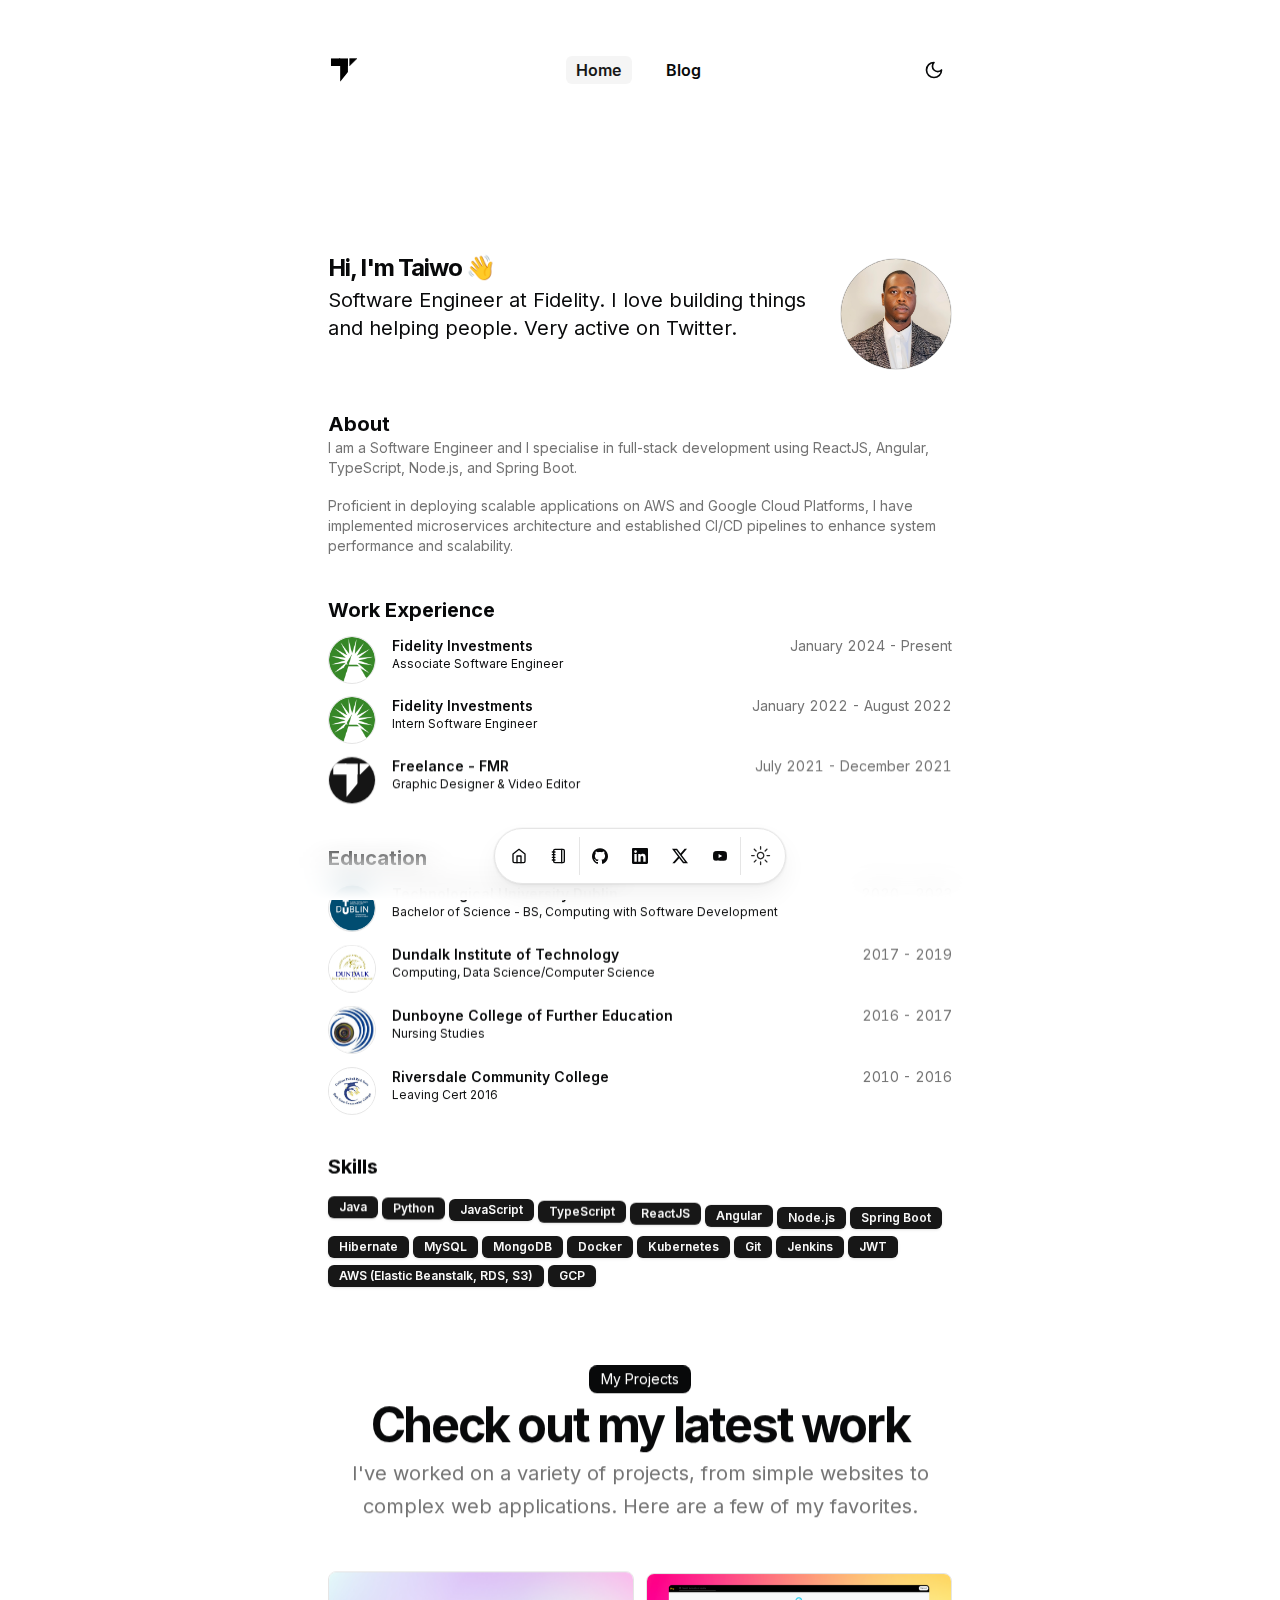
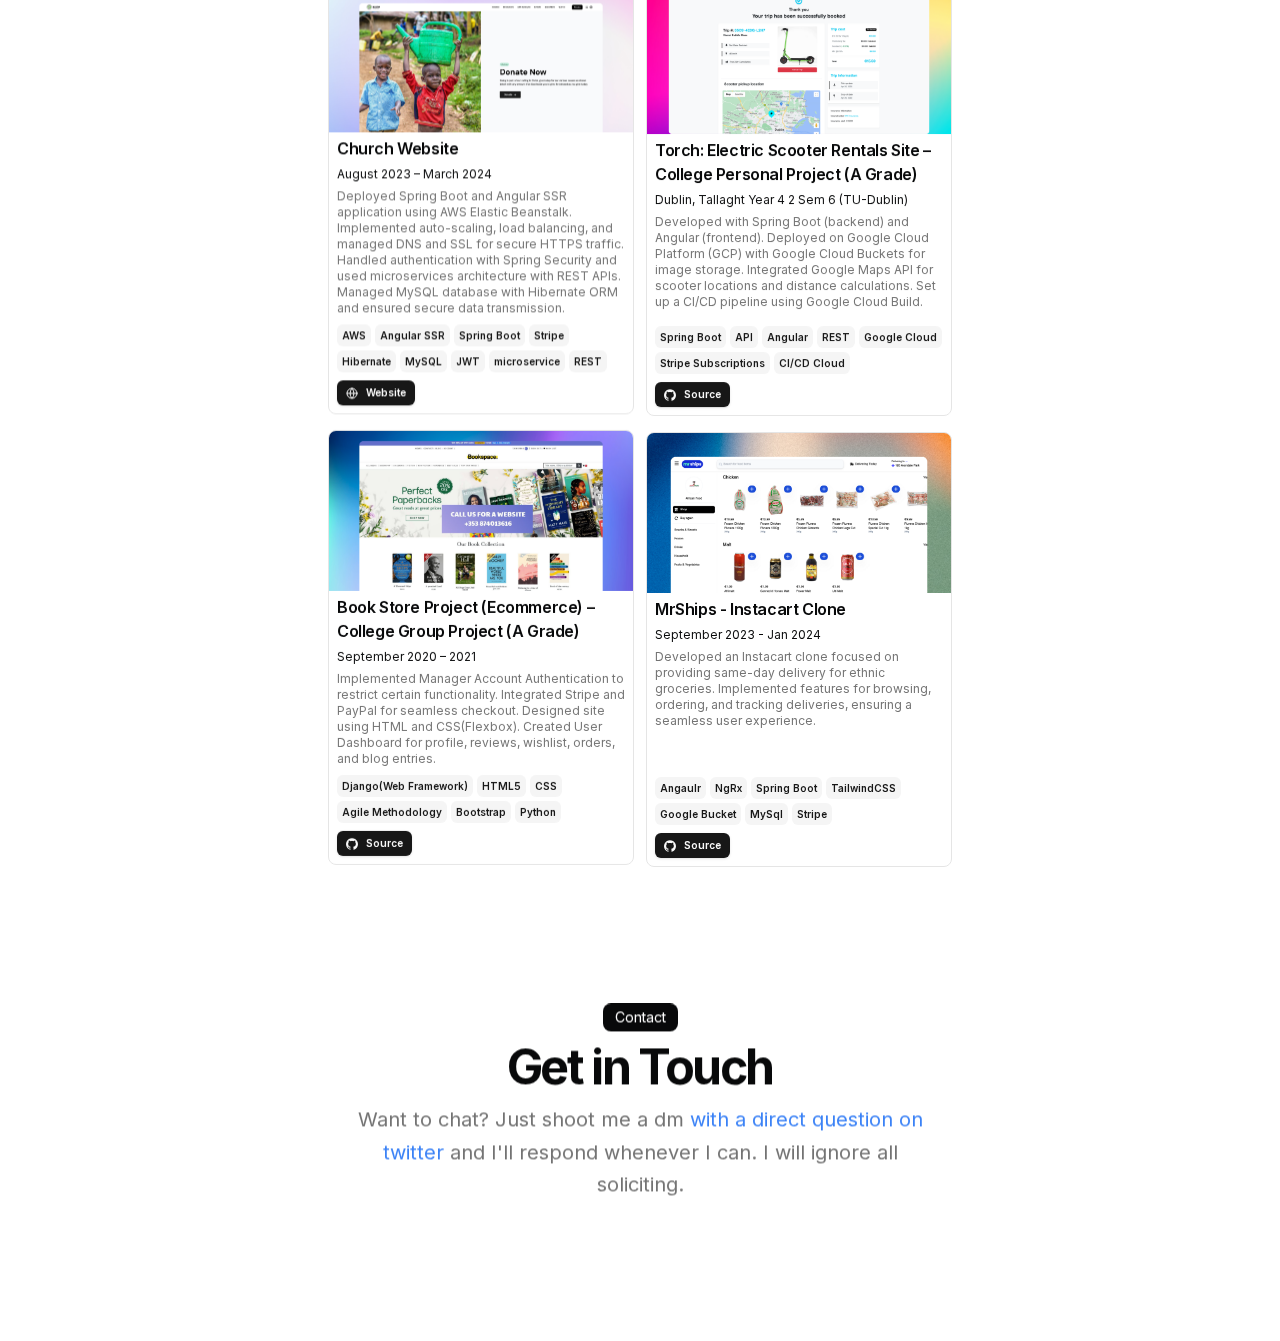
<file: index.html>
<!DOCTYPE html><html lang="en"><head><meta charSet="utf-8"/><meta name="viewport" content="width=device-width, initial-scale=1"/><link rel="preload" href="/_next/static/media/a34f9d1faa5f3315-s.p.woff2" as="font" crossorigin="" type="font/woff2"/><link rel="stylesheet" href="/_next/static/css/3c71445287e21589.css" data-precedence="next"/><link rel="preload" as="script" fetchPriority="low" href="/_next/static/chunks/webpack-fb8b732d9ee86b7c.js"/><script src="/_next/static/chunks/fd9d1056-bb11881ef41582aa.js" async=""></script><script src="/_next/static/chunks/23-d4169bb1b2b13904.js" async=""></script><script src="/_next/static/chunks/main-app-76d6a25562e84638.js" async=""></script><script src="/_next/static/chunks/937-549ba4e9fa78e21d.js" async=""></script><script src="/_next/static/chunks/442-d8cdd08e9358f9f3.js" async=""></script><script src="/_next/static/chunks/app/page-52685e05d6d906df.js" async=""></script><script src="/_next/static/chunks/0e5ce63c-e21fe8bbb1ba0e0f.js" async=""></script><script src="/_next/static/chunks/958-ba89f4734dc284e5.js" async=""></script><script src="/_next/static/chunks/app/layout-281a817da95e32bb.js" async=""></script><link rel="icon" href="/favicon.ico"/><title>Taiwo Obadare</title><meta name="description" content="Software Engineer at Fidelity. I love building things and helping people. Very active on Twitter."/><meta name="robots" content="index, follow"/><meta name="googlebot" content="index, follow, max-video-preview:-1, max-image-preview:large, max-snippet:-1"/><meta property="og:title" content="Taiwo Obadare"/><meta property="og:description" content="Software Engineer at Fidelity. I love building things and helping people. Very active on Twitter."/><meta property="og:url" content="https://taiwoobadare.com"/><meta property="og:site_name" content="Taiwo Obadare"/><meta property="og:locale" content="en_US"/><meta property="og:type" content="website"/><meta name="twitter:card" content="summary_large_image"/><meta name="twitter:title" content="Taiwo Obadare"/><meta name="twitter:description" content="Software Engineer at Fidelity. I love building things and helping people. Very active on Twitter."/><link rel="icon" href="/favicon.ico" type="image/x-icon" sizes="1024x1024"/><meta name="next-size-adjust"/><script src="/_next/static/chunks/polyfills-78c92fac7aa8fdd8.js" noModule=""></script></head><body class="min-h-screen bg-background font-sans antialiased max-w-2xl mx-auto pb-12 sm:pb-24 px-6 __variable_36bd41"><script>!function(){try{var d=document.documentElement,c=d.classList;c.remove('light','dark');var e=localStorage.getItem('theme');if('system'===e||(!e&&false)){var t='(prefers-color-scheme: dark)',m=window.matchMedia(t);if(m.media!==t||m.matches){d.style.colorScheme = 'dark';c.add('dark')}else{d.style.colorScheme = 'light';c.add('light')}}else if(e){c.add(e|| '')}else{c.add('light')}if(e==='light'||e==='dark'||!e)d.style.colorScheme=e||'light'}catch(e){}}()</script><header class="bg-background sm:py-9 pb-10 sm:pb-20 text-foreground"><div class="mx-auto py-4 flex items-center justify-between"><a class="text-2xl font-bold" href="/"><span style="opacity:0;will-change:opacity,transform;transform:translateY(-20px)"><img alt="Logo" loading="lazy" width="32" height="32" decoding="async" data-nimg="1" class="dark:hidden block h-8 w-8" style="color:transparent" src="/logo.svg"/><img alt="Logo" loading="lazy" width="32" height="32" decoding="async" data-nimg="1" class="hidden dark:block h-8 w-8" style="color:transparent" src="/logo-dark.svg"/></span></a><nav class="hidden md:flex space-x-6"><div class="relative" tabindex="0"><a class="hover:text-primary transition-colors text-lg duration-200 " href="/"><span class="inline-flex items-center rounded-md px-2.5 py-1.5 text-xs font-semibold transition-colors focus:outline-none focus:ring-2 focus:ring-ring focus:ring-offset-2 border-transparent bg-secondary text-secondary-foreground hover:bg-secondary/80"><span class="text-[1.0rem]">Home</span></span></a></div><div class="relative" tabindex="0"><a class="hover:text-primary transition-colors text-lg duration-200 " href="/blog"><span class="inline-flex items-center rounded-md px-2.5 py-1.5 text-xs font-semibold transition-colors focus:outline-none focus:ring-2 focus:ring-ring focus:ring-offset-2 "><span class="text-[1.0rem]">Blog</span></span></a></div></nav><div class="flex items-center space-x-4"><button class="md:hidden p-2 rounded-full hover:bg-accent" aria-label="Toggle menu" tabindex="0"><svg xmlns="http://www.w3.org/2000/svg" width="20" height="20" viewBox="0 0 24 24" fill="none" stroke="currentColor" stroke-width="2" stroke-linecap="round" stroke-linejoin="round" class="lucide lucide-menu"><line x1="4" x2="20" y1="12" y2="12"></line><line x1="4" x2="20" y1="6" y2="6"></line><line x1="4" x2="20" y1="18" y2="18"></line></svg></button></div></div></header><main class="flex mt-20 flex-col min-h-[100dvh] space-y-10"><section id="hero"><div class="mx-auto w-full max-w-2xl space-y-8"><div class="gap-2 flex justify-between"><div class="flex-col flex flex-1 space-y-1.5"><div class="flex"><span class="inline-block text-3xl font-bold tracking-tighter sm:text-5xl xl:text-2xl/none" style="opacity:0;filter:blur(8px);will-change:transform,opacity,filter;transform:translateY(8px)">Hi, I&#x27;m Taiwo 👋</span></div><div class="flex"><span class="inline-block max-w-[600px] md:text-xl" style="opacity:0;filter:blur(8px);will-change:transform,opacity,filter;transform:translateY(8px)">Software Engineer at Fidelity. I love building things and helping people. Very active on Twitter.</span></div></div><div style="opacity:0;filter:blur(6px);will-change:transform,opacity,filter;transform:translateY(6px)"><span class="relative flex shrink-0 overflow-hidden rounded-full size-28 border"><span class="flex h-full w-full items-center justify-center rounded-full bg-muted">TO</span></span></div></div></div></section><section id="about"><div style="opacity:0;filter:blur(6px);will-change:transform,opacity,filter;transform:translateY(6px)"><h2 class="text-xl font-bold">About</h2></div><div style="opacity:0;filter:blur(6px);will-change:transform,opacity,filter;transform:translateY(6px)"><div class="prose max-w-full text-pretty font-sans text-sm text-muted-foreground dark:prose-invert"><p>I am a Software Engineer and I specialise in full-stack development using ReactJS, Angular, TypeScript, Node.js, and Spring Boot.</p>
<p>Proficient in deploying scalable applications on AWS and Google Cloud Platforms, I have implemented microservices architecture and established CI/CD pipelines to enhance system performance and scalability.</p></div></div></section><section id="work"><div class="flex min-h-0 flex-col gap-y-3"><div style="opacity:0;filter:blur(6px);will-change:transform,opacity,filter;transform:translateY(6px)"><h2 class="text-xl font-bold">Work Experience</h2></div><div style="opacity:0;filter:blur(6px);will-change:transform,opacity,filter;transform:translateY(6px)"><a class="block cursor-pointer" href="https://fidelity.com"><div class="rounded-lg text-card-foreground flex"><div class="flex-none"><span class="relative flex shrink-0 overflow-hidden rounded-full border size-12 m-auto bg-muted-background dark:bg-foreground"><span class="flex h-full w-full items-center justify-center rounded-full bg-muted">F</span></span></div><div class="flex-grow ml-4 items-center flex-col group"><div class="flex flex-col"><div class="flex items-center justify-between gap-x-2 text-base"><h3 class="inline-flex items-center justify-center font-semibold leading-none text-xs sm:text-sm">Fidelity Investments<span class="inline-flex gap-x-1"></span><svg xmlns="http://www.w3.org/2000/svg" width="24" height="24" viewBox="0 0 24 24" fill="none" stroke="currentColor" stroke-width="2" stroke-linecap="round" stroke-linejoin="round" class="lucide lucide-chevron-right size-4 translate-x-0 transform opacity-0 transition-all duration-300 ease-out group-hover:translate-x-1 group-hover:opacity-100 rotate-0"><path d="m9 18 6-6-6-6"></path></svg></h3><div class="text-xs sm:text-sm tabular-nums text-muted-foreground text-right">January 2024 - Present</div></div><div class="font-sans text-xs">Associate Software Engineer</div></div><div class="mt-2 text-xs sm:text-sm" style="opacity:0;height:0px;will-change:opacity">Creating and optimizing dynamic components to enhance user experience, while seamlessly integrating with backend services. Collaborating with cross-functional teams to improve internal tools, fostering better communication and issue resolution across various disciplines. Advocating for clean coding practices and contributing to architectural improvements for more maintainable and scalable systems. Designing and implementing automated unit tests using modern testing frameworks to ensure robust, maintainable code. Playing a key role in replatforming efforts, modernizing legacy codebases to enhance performance, maintainability, and scalability.</div></div></div></a></div><div style="opacity:0;filter:blur(6px);will-change:transform,opacity,filter;transform:translateY(6px)"><a class="block cursor-pointer" href="https://fidelity.com"><div class="rounded-lg text-card-foreground flex"><div class="flex-none"><span class="relative flex shrink-0 overflow-hidden rounded-full border size-12 m-auto bg-muted-background dark:bg-foreground"><span class="flex h-full w-full items-center justify-center rounded-full bg-muted">F</span></span></div><div class="flex-grow ml-4 items-center flex-col group"><div class="flex flex-col"><div class="flex items-center justify-between gap-x-2 text-base"><h3 class="inline-flex items-center justify-center font-semibold leading-none text-xs sm:text-sm">Fidelity Investments<span class="inline-flex gap-x-1"></span><svg xmlns="http://www.w3.org/2000/svg" width="24" height="24" viewBox="0 0 24 24" fill="none" stroke="currentColor" stroke-width="2" stroke-linecap="round" stroke-linejoin="round" class="lucide lucide-chevron-right size-4 translate-x-0 transform opacity-0 transition-all duration-300 ease-out group-hover:translate-x-1 group-hover:opacity-100 rotate-0"><path d="m9 18 6-6-6-6"></path></svg></h3><div class="text-xs sm:text-sm tabular-nums text-muted-foreground text-right">January 2022 - August 2022</div></div><div class="font-sans text-xs">Intern Software Engineer</div></div><div class="mt-2 text-xs sm:text-sm" style="opacity:0;height:0px;will-change:opacity">Collaborated with a team of cybersecurity professionals to analyse and enhance software systems ensuring that security and regulatory requirements were met. Developed SQL scripts to manage database operations, including creating and removing database objects working closely with associates to finalize and optimize SQL queries. Played a pivotal role in achieving team unit testing code coverage goal.</div></div></div></a></div><div style="opacity:0;filter:blur(6px);will-change:transform,opacity,filter;transform:translateY(6px)"><a class="block cursor-pointer" href="#"><div class="rounded-lg text-card-foreground flex"><div class="flex-none"><span class="relative flex shrink-0 overflow-hidden rounded-full border size-12 m-auto bg-muted-background dark:bg-foreground"><span class="flex h-full w-full items-center justify-center rounded-full bg-muted">F</span></span></div><div class="flex-grow ml-4 items-center flex-col group"><div class="flex flex-col"><div class="flex items-center justify-between gap-x-2 text-base"><h3 class="inline-flex items-center justify-center font-semibold leading-none text-xs sm:text-sm">Freelance - FMR<span class="inline-flex gap-x-1"></span><svg xmlns="http://www.w3.org/2000/svg" width="24" height="24" viewBox="0 0 24 24" fill="none" stroke="currentColor" stroke-width="2" stroke-linecap="round" stroke-linejoin="round" class="lucide lucide-chevron-right size-4 translate-x-0 transform opacity-0 transition-all duration-300 ease-out group-hover:translate-x-1 group-hover:opacity-100 rotate-0"><path d="m9 18 6-6-6-6"></path></svg></h3><div class="text-xs sm:text-sm tabular-nums text-muted-foreground text-right">July 2021 - December 2021</div></div><div class="font-sans text-xs">Graphic Designer &amp; Video Editor</div></div><div class="mt-2 text-xs sm:text-sm" style="opacity:0;height:0px;will-change:opacity">Created YouTube video graphics using Adobe Photoshop and After Effects, achieving up to 6K views. Edited and enhanced audio using DaVinci Resolve, adding effects and removing unwanted sounds for better quality. Assisted with launching e-books and paperback books via Amazon Kindle Direct Publishing, resolving technical issues with Adobe Acrobat.</div></div></div></a></div></div></section><section id="education"><div class="flex min-h-0 flex-col gap-y-3"><div style="opacity:0;filter:blur(6px);will-change:transform,opacity,filter;transform:translateY(6px)"><h2 class="text-xl font-bold">Education</h2></div><div style="opacity:0;filter:blur(6px);will-change:transform,opacity,filter;transform:translateY(6px)"><a class="block cursor-pointer" href="https://tudublin.ie"><div class="rounded-lg text-card-foreground flex"><div class="flex-none"><span class="relative flex shrink-0 overflow-hidden rounded-full border size-12 m-auto bg-muted-background dark:bg-foreground"><span class="flex h-full w-full items-center justify-center rounded-full bg-muted">T</span></span></div><div class="flex-grow ml-4 items-center flex-col group"><div class="flex flex-col"><div class="flex items-center justify-between gap-x-2 text-base"><h3 class="inline-flex items-center justify-center font-semibold leading-none text-xs sm:text-sm">Technological University Dublin<svg xmlns="http://www.w3.org/2000/svg" width="24" height="24" viewBox="0 0 24 24" fill="none" stroke="currentColor" stroke-width="2" stroke-linecap="round" stroke-linejoin="round" class="lucide lucide-chevron-right size-4 translate-x-0 transform opacity-0 transition-all duration-300 ease-out group-hover:translate-x-1 group-hover:opacity-100 rotate-0"><path d="m9 18 6-6-6-6"></path></svg></h3><div class="text-xs sm:text-sm tabular-nums text-muted-foreground text-right">2020 - 2023</div></div><div class="font-sans text-xs">Bachelor of Science - BS, Computing with Software Development</div></div></div></div></a></div><div style="opacity:0;filter:blur(6px);will-change:transform,opacity,filter;transform:translateY(6px)"><a class="block cursor-pointer" href="https://dkit.ie"><div class="rounded-lg text-card-foreground flex"><div class="flex-none"><span class="relative flex shrink-0 overflow-hidden rounded-full border size-12 m-auto bg-muted-background dark:bg-foreground"><span class="flex h-full w-full items-center justify-center rounded-full bg-muted">D</span></span></div><div class="flex-grow ml-4 items-center flex-col group"><div class="flex flex-col"><div class="flex items-center justify-between gap-x-2 text-base"><h3 class="inline-flex items-center justify-center font-semibold leading-none text-xs sm:text-sm">Dundalk Institute of Technology<svg xmlns="http://www.w3.org/2000/svg" width="24" height="24" viewBox="0 0 24 24" fill="none" stroke="currentColor" stroke-width="2" stroke-linecap="round" stroke-linejoin="round" class="lucide lucide-chevron-right size-4 translate-x-0 transform opacity-0 transition-all duration-300 ease-out group-hover:translate-x-1 group-hover:opacity-100 rotate-0"><path d="m9 18 6-6-6-6"></path></svg></h3><div class="text-xs sm:text-sm tabular-nums text-muted-foreground text-right">2017 - 2019</div></div><div class="font-sans text-xs">Computing, Data Science/Computer Science</div></div></div></div></a></div><div style="opacity:0;filter:blur(6px);will-change:transform,opacity,filter;transform:translateY(6px)"><a class="block cursor-pointer" href="#"><div class="rounded-lg text-card-foreground flex"><div class="flex-none"><span class="relative flex shrink-0 overflow-hidden rounded-full border size-12 m-auto bg-muted-background dark:bg-foreground"><span class="flex h-full w-full items-center justify-center rounded-full bg-muted">D</span></span></div><div class="flex-grow ml-4 items-center flex-col group"><div class="flex flex-col"><div class="flex items-center justify-between gap-x-2 text-base"><h3 class="inline-flex items-center justify-center font-semibold leading-none text-xs sm:text-sm">Dunboyne College of Further Education<svg xmlns="http://www.w3.org/2000/svg" width="24" height="24" viewBox="0 0 24 24" fill="none" stroke="currentColor" stroke-width="2" stroke-linecap="round" stroke-linejoin="round" class="lucide lucide-chevron-right size-4 translate-x-0 transform opacity-0 transition-all duration-300 ease-out group-hover:translate-x-1 group-hover:opacity-100 rotate-0"><path d="m9 18 6-6-6-6"></path></svg></h3><div class="text-xs sm:text-sm tabular-nums text-muted-foreground text-right">2016 - 2017</div></div><div class="font-sans text-xs">Nursing Studies</div></div></div></div></a></div><div style="opacity:0;filter:blur(6px);will-change:transform,opacity,filter;transform:translateY(6px)"><a class="block cursor-pointer" href="#"><div class="rounded-lg text-card-foreground flex"><div class="flex-none"><span class="relative flex shrink-0 overflow-hidden rounded-full border size-12 m-auto bg-muted-background dark:bg-foreground"><span class="flex h-full w-full items-center justify-center rounded-full bg-muted">R</span></span></div><div class="flex-grow ml-4 items-center flex-col group"><div class="flex flex-col"><div class="flex items-center justify-between gap-x-2 text-base"><h3 class="inline-flex items-center justify-center font-semibold leading-none text-xs sm:text-sm">Riversdale Community College<svg xmlns="http://www.w3.org/2000/svg" width="24" height="24" viewBox="0 0 24 24" fill="none" stroke="currentColor" stroke-width="2" stroke-linecap="round" stroke-linejoin="round" class="lucide lucide-chevron-right size-4 translate-x-0 transform opacity-0 transition-all duration-300 ease-out group-hover:translate-x-1 group-hover:opacity-100 rotate-0"><path d="m9 18 6-6-6-6"></path></svg></h3><div class="text-xs sm:text-sm tabular-nums text-muted-foreground text-right">2010 - 2016</div></div><div class="font-sans text-xs">Leaving Cert 2016</div></div></div></div></a></div></div></section><section id="skills"><div class="flex min-h-0 flex-col gap-y-3"><div style="opacity:0;filter:blur(6px);will-change:transform,opacity,filter;transform:translateY(6px)"><h2 class="text-xl font-bold">Skills</h2></div><div class="flex flex-wrap gap-1"><div style="opacity:0;filter:blur(6px);will-change:transform,opacity,filter;transform:translateY(6px)"><div class="inline-flex items-center rounded-md border px-2.5 py-0.5 text-xs font-semibold transition-colors focus:outline-none focus:ring-2 focus:ring-ring focus:ring-offset-2 border-transparent bg-primary text-primary-foreground shadow hover:bg-primary/80">Java</div></div><div style="opacity:0;filter:blur(6px);will-change:transform,opacity,filter;transform:translateY(6px)"><div class="inline-flex items-center rounded-md border px-2.5 py-0.5 text-xs font-semibold transition-colors focus:outline-none focus:ring-2 focus:ring-ring focus:ring-offset-2 border-transparent bg-primary text-primary-foreground shadow hover:bg-primary/80">Python</div></div><div style="opacity:0;filter:blur(6px);will-change:transform,opacity,filter;transform:translateY(6px)"><div class="inline-flex items-center rounded-md border px-2.5 py-0.5 text-xs font-semibold transition-colors focus:outline-none focus:ring-2 focus:ring-ring focus:ring-offset-2 border-transparent bg-primary text-primary-foreground shadow hover:bg-primary/80">JavaScript</div></div><div style="opacity:0;filter:blur(6px);will-change:transform,opacity,filter;transform:translateY(6px)"><div class="inline-flex items-center rounded-md border px-2.5 py-0.5 text-xs font-semibold transition-colors focus:outline-none focus:ring-2 focus:ring-ring focus:ring-offset-2 border-transparent bg-primary text-primary-foreground shadow hover:bg-primary/80">TypeScript</div></div><div style="opacity:0;filter:blur(6px);will-change:transform,opacity,filter;transform:translateY(6px)"><div class="inline-flex items-center rounded-md border px-2.5 py-0.5 text-xs font-semibold transition-colors focus:outline-none focus:ring-2 focus:ring-ring focus:ring-offset-2 border-transparent bg-primary text-primary-foreground shadow hover:bg-primary/80">ReactJS</div></div><div style="opacity:0;filter:blur(6px);will-change:transform,opacity,filter;transform:translateY(6px)"><div class="inline-flex items-center rounded-md border px-2.5 py-0.5 text-xs font-semibold transition-colors focus:outline-none focus:ring-2 focus:ring-ring focus:ring-offset-2 border-transparent bg-primary text-primary-foreground shadow hover:bg-primary/80">Angular</div></div><div style="opacity:0;filter:blur(6px);will-change:transform,opacity,filter;transform:translateY(6px)"><div class="inline-flex items-center rounded-md border px-2.5 py-0.5 text-xs font-semibold transition-colors focus:outline-none focus:ring-2 focus:ring-ring focus:ring-offset-2 border-transparent bg-primary text-primary-foreground shadow hover:bg-primary/80">Node.js</div></div><div style="opacity:0;filter:blur(6px);will-change:transform,opacity,filter;transform:translateY(6px)"><div class="inline-flex items-center rounded-md border px-2.5 py-0.5 text-xs font-semibold transition-colors focus:outline-none focus:ring-2 focus:ring-ring focus:ring-offset-2 border-transparent bg-primary text-primary-foreground shadow hover:bg-primary/80">Spring Boot</div></div><div style="opacity:0;filter:blur(6px);will-change:transform,opacity,filter;transform:translateY(6px)"><div class="inline-flex items-center rounded-md border px-2.5 py-0.5 text-xs font-semibold transition-colors focus:outline-none focus:ring-2 focus:ring-ring focus:ring-offset-2 border-transparent bg-primary text-primary-foreground shadow hover:bg-primary/80">Hibernate</div></div><div style="opacity:0;filter:blur(6px);will-change:transform,opacity,filter;transform:translateY(6px)"><div class="inline-flex items-center rounded-md border px-2.5 py-0.5 text-xs font-semibold transition-colors focus:outline-none focus:ring-2 focus:ring-ring focus:ring-offset-2 border-transparent bg-primary text-primary-foreground shadow hover:bg-primary/80">MySQL</div></div><div style="opacity:0;filter:blur(6px);will-change:transform,opacity,filter;transform:translateY(6px)"><div class="inline-flex items-center rounded-md border px-2.5 py-0.5 text-xs font-semibold transition-colors focus:outline-none focus:ring-2 focus:ring-ring focus:ring-offset-2 border-transparent bg-primary text-primary-foreground shadow hover:bg-primary/80">MongoDB</div></div><div style="opacity:0;filter:blur(6px);will-change:transform,opacity,filter;transform:translateY(6px)"><div class="inline-flex items-center rounded-md border px-2.5 py-0.5 text-xs font-semibold transition-colors focus:outline-none focus:ring-2 focus:ring-ring focus:ring-offset-2 border-transparent bg-primary text-primary-foreground shadow hover:bg-primary/80">Docker</div></div><div style="opacity:0;filter:blur(6px);will-change:transform,opacity,filter;transform:translateY(6px)"><div class="inline-flex items-center rounded-md border px-2.5 py-0.5 text-xs font-semibold transition-colors focus:outline-none focus:ring-2 focus:ring-ring focus:ring-offset-2 border-transparent bg-primary text-primary-foreground shadow hover:bg-primary/80">Kubernetes</div></div><div style="opacity:0;filter:blur(6px);will-change:transform,opacity,filter;transform:translateY(6px)"><div class="inline-flex items-center rounded-md border px-2.5 py-0.5 text-xs font-semibold transition-colors focus:outline-none focus:ring-2 focus:ring-ring focus:ring-offset-2 border-transparent bg-primary text-primary-foreground shadow hover:bg-primary/80">Git</div></div><div style="opacity:0;filter:blur(6px);will-change:transform,opacity,filter;transform:translateY(6px)"><div class="inline-flex items-center rounded-md border px-2.5 py-0.5 text-xs font-semibold transition-colors focus:outline-none focus:ring-2 focus:ring-ring focus:ring-offset-2 border-transparent bg-primary text-primary-foreground shadow hover:bg-primary/80">Jenkins</div></div><div style="opacity:0;filter:blur(6px);will-change:transform,opacity,filter;transform:translateY(6px)"><div class="inline-flex items-center rounded-md border px-2.5 py-0.5 text-xs font-semibold transition-colors focus:outline-none focus:ring-2 focus:ring-ring focus:ring-offset-2 border-transparent bg-primary text-primary-foreground shadow hover:bg-primary/80">JWT</div></div><div style="opacity:0;filter:blur(6px);will-change:transform,opacity,filter;transform:translateY(6px)"><div class="inline-flex items-center rounded-md border px-2.5 py-0.5 text-xs font-semibold transition-colors focus:outline-none focus:ring-2 focus:ring-ring focus:ring-offset-2 border-transparent bg-primary text-primary-foreground shadow hover:bg-primary/80">AWS (Elastic Beanstalk, RDS, S3)</div></div><div style="opacity:0;filter:blur(6px);will-change:transform,opacity,filter;transform:translateY(6px)"><div class="inline-flex items-center rounded-md border px-2.5 py-0.5 text-xs font-semibold transition-colors focus:outline-none focus:ring-2 focus:ring-ring focus:ring-offset-2 border-transparent bg-primary text-primary-foreground shadow hover:bg-primary/80">GCP</div></div></div></div></section><section id="projects"><div class="space-y-12 w-full py-12"><div style="opacity:0;filter:blur(6px);will-change:transform,opacity,filter;transform:translateY(6px)"><div class="flex flex-col items-center justify-center space-y-4 text-center"><div class="space-y-2"><div class="inline-block rounded-lg bg-foreground text-background px-3 py-1 text-sm">My Projects</div><h2 class="text-3xl font-bold tracking-tighter sm:text-5xl">Check out my latest work</h2><p class="text-muted-foreground md:text-xl/relaxed lg:text-base/relaxed xl:text-xl/relaxed">I&#x27;ve worked on a variety of projects, from simple websites to complex web applications. Here are a few of my favorites.</p></div></div></div><div class="grid grid-cols-1 gap-3 sm:grid-cols-2 max-w-[800px] mx-auto"><div style="opacity:0;filter:blur(6px);will-change:transform,opacity,filter;transform:translateY(6px)"><div class="rounded-lg text-card-foreground flex flex-col overflow-hidden border hover:shadow-lg transition-all duration-300 ease-out h-full"><a class="block cursor-pointer" href="https://www.msrpm.church"><img alt="Church Website" loading="lazy" width="500" height="300" decoding="async" data-nimg="1" class="h-40 w-full overflow-hidden object-cover object-top" style="color:transparent" src="/church.png"/></a><div class="flex flex-col px-2"><div class="space-y-1"><h3 class="font-semibold tracking-tight mt-1 text-base">Church Website</h3><time class="font-sans text-xs">August 2023 – March 2024</time><div class="hidden font-sans text-xs underline print:visible"></div><div class="prose max-w-full text-pretty font-sans text-xs text-muted-foreground dark:prose-invert"><p>Deployed Spring Boot and Angular SSR application using AWS Elastic Beanstalk. Implemented auto-scaling, load balancing, and managed DNS and SSL for secure HTTPS traffic. Handled authentication with Spring Security and used microservices architecture with REST APIs. Managed MySQL database with Hibernate ORM and ensured secure data transmission.</p></div></div></div><div class="text-pretty font-sans text-sm text-muted-foreground mt-auto flex flex-col px-2"><div class="mt-2 flex flex-wrap gap-1"><div class="inline-flex items-center rounded-md border font-semibold transition-colors focus:outline-none focus:ring-2 focus:ring-ring focus:ring-offset-2 border-transparent bg-secondary text-secondary-foreground hover:bg-secondary/80 px-1 py-0 text-[10px]">AWS</div><div class="inline-flex items-center rounded-md border font-semibold transition-colors focus:outline-none focus:ring-2 focus:ring-ring focus:ring-offset-2 border-transparent bg-secondary text-secondary-foreground hover:bg-secondary/80 px-1 py-0 text-[10px]">Angular SSR</div><div class="inline-flex items-center rounded-md border font-semibold transition-colors focus:outline-none focus:ring-2 focus:ring-ring focus:ring-offset-2 border-transparent bg-secondary text-secondary-foreground hover:bg-secondary/80 px-1 py-0 text-[10px]">Spring Boot</div><div class="inline-flex items-center rounded-md border font-semibold transition-colors focus:outline-none focus:ring-2 focus:ring-ring focus:ring-offset-2 border-transparent bg-secondary text-secondary-foreground hover:bg-secondary/80 px-1 py-0 text-[10px]">Stripe</div><div class="inline-flex items-center rounded-md border font-semibold transition-colors focus:outline-none focus:ring-2 focus:ring-ring focus:ring-offset-2 border-transparent bg-secondary text-secondary-foreground hover:bg-secondary/80 px-1 py-0 text-[10px]">Hibernate</div><div class="inline-flex items-center rounded-md border font-semibold transition-colors focus:outline-none focus:ring-2 focus:ring-ring focus:ring-offset-2 border-transparent bg-secondary text-secondary-foreground hover:bg-secondary/80 px-1 py-0 text-[10px]">MySQL</div><div class="inline-flex items-center rounded-md border font-semibold transition-colors focus:outline-none focus:ring-2 focus:ring-ring focus:ring-offset-2 border-transparent bg-secondary text-secondary-foreground hover:bg-secondary/80 px-1 py-0 text-[10px]">JWT</div><div class="inline-flex items-center rounded-md border font-semibold transition-colors focus:outline-none focus:ring-2 focus:ring-ring focus:ring-offset-2 border-transparent bg-secondary text-secondary-foreground hover:bg-secondary/80 px-1 py-0 text-[10px]">microservice</div><div class="inline-flex items-center rounded-md border font-semibold transition-colors focus:outline-none focus:ring-2 focus:ring-ring focus:ring-offset-2 border-transparent bg-secondary text-secondary-foreground hover:bg-secondary/80 px-1 py-0 text-[10px]">REST</div></div></div><div class="flex items-center pt-2 px-2 pb-2"><div class="flex flex-row flex-wrap items-start gap-1"><a target="_blank" href="https://www.msrpm.church"><div class="items-center rounded-md border font-semibold transition-colors focus:outline-none focus:ring-2 focus:ring-ring focus:ring-offset-2 border-transparent bg-primary text-primary-foreground shadow hover:bg-primary/80 flex gap-2 px-2 py-1 text-[10px]"><svg xmlns="http://www.w3.org/2000/svg" width="24" height="24" viewBox="0 0 24 24" fill="none" stroke="currentColor" stroke-width="2" stroke-linecap="round" stroke-linejoin="round" class="lucide lucide-globe size-3"><circle cx="12" cy="12" r="10"></circle><path d="M12 2a14.5 14.5 0 0 0 0 20 14.5 14.5 0 0 0 0-20"></path><path d="M2 12h20"></path></svg>Website</div></a></div></div></div></div><div style="opacity:0;filter:blur(6px);will-change:transform,opacity,filter;transform:translateY(6px)"><div class="rounded-lg text-card-foreground flex flex-col overflow-hidden border hover:shadow-lg transition-all duration-300 ease-out h-full"><a class="block cursor-pointer" href="https://github.com/taiwo0007/Torch"><img alt="Torch: Electric Scooter Rentals Site – College Personal Project (A Grade)" loading="lazy" width="500" height="300" decoding="async" data-nimg="1" class="h-40 w-full overflow-hidden object-cover object-top" style="color:transparent" src="/torch.png"/></a><div class="flex flex-col px-2"><div class="space-y-1"><h3 class="font-semibold tracking-tight mt-1 text-base">Torch: Electric Scooter Rentals Site – College Personal Project (A Grade)</h3><time class="font-sans text-xs">Dublin, Tallaght Year 4 2 Sem 6 (TU-Dublin)</time><div class="hidden font-sans text-xs underline print:visible"></div><div class="prose max-w-full text-pretty font-sans text-xs text-muted-foreground dark:prose-invert"><p>Developed with Spring Boot (backend) and Angular (frontend). Deployed on Google Cloud Platform (GCP) with Google Cloud Buckets for image storage. Integrated Google Maps API for scooter locations and distance calculations. Set up a CI/CD pipeline using Google Cloud Build.</p></div></div></div><div class="text-pretty font-sans text-sm text-muted-foreground mt-auto flex flex-col px-2"><div class="mt-2 flex flex-wrap gap-1"><div class="inline-flex items-center rounded-md border font-semibold transition-colors focus:outline-none focus:ring-2 focus:ring-ring focus:ring-offset-2 border-transparent bg-secondary text-secondary-foreground hover:bg-secondary/80 px-1 py-0 text-[10px]">Spring Boot</div><div class="inline-flex items-center rounded-md border font-semibold transition-colors focus:outline-none focus:ring-2 focus:ring-ring focus:ring-offset-2 border-transparent bg-secondary text-secondary-foreground hover:bg-secondary/80 px-1 py-0 text-[10px]">API</div><div class="inline-flex items-center rounded-md border font-semibold transition-colors focus:outline-none focus:ring-2 focus:ring-ring focus:ring-offset-2 border-transparent bg-secondary text-secondary-foreground hover:bg-secondary/80 px-1 py-0 text-[10px]">Angular</div><div class="inline-flex items-center rounded-md border font-semibold transition-colors focus:outline-none focus:ring-2 focus:ring-ring focus:ring-offset-2 border-transparent bg-secondary text-secondary-foreground hover:bg-secondary/80 px-1 py-0 text-[10px]">REST</div><div class="inline-flex items-center rounded-md border font-semibold transition-colors focus:outline-none focus:ring-2 focus:ring-ring focus:ring-offset-2 border-transparent bg-secondary text-secondary-foreground hover:bg-secondary/80 px-1 py-0 text-[10px]">Google Cloud</div><div class="inline-flex items-center rounded-md border font-semibold transition-colors focus:outline-none focus:ring-2 focus:ring-ring focus:ring-offset-2 border-transparent bg-secondary text-secondary-foreground hover:bg-secondary/80 px-1 py-0 text-[10px]">Stripe Subscriptions</div><div class="inline-flex items-center rounded-md border font-semibold transition-colors focus:outline-none focus:ring-2 focus:ring-ring focus:ring-offset-2 border-transparent bg-secondary text-secondary-foreground hover:bg-secondary/80 px-1 py-0 text-[10px]">CI/CD Cloud</div></div></div><div class="flex items-center pt-2 px-2 pb-2"><div class="flex flex-row flex-wrap items-start gap-1"><a target="_blank" href="https://github.com/taiwo0007/Torch"><div class="items-center rounded-md border font-semibold transition-colors focus:outline-none focus:ring-2 focus:ring-ring focus:ring-offset-2 border-transparent bg-primary text-primary-foreground shadow hover:bg-primary/80 flex gap-2 px-2 py-1 text-[10px]"><svg viewBox="0 0 438.549 438.549" class="size-3"><path fill="currentColor" d="M409.132 114.573c-19.608-33.596-46.205-60.194-79.798-79.8-33.598-19.607-70.277-29.408-110.063-29.408-39.781 0-76.472 9.804-110.063 29.408-33.596 19.605-60.192 46.204-79.8 79.8C9.803 148.168 0 184.854 0 224.63c0 47.78 13.94 90.745 41.827 128.906 27.884 38.164 63.906 64.572 108.063 79.227 5.14.954 8.945.283 11.419-1.996 2.475-2.282 3.711-5.14 3.711-8.562 0-.571-.049-5.708-.144-15.417a2549.81 2549.81 0 01-.144-25.406l-6.567 1.136c-4.187.767-9.469 1.092-15.846 1-6.374-.089-12.991-.757-19.842-1.999-6.854-1.231-13.229-4.086-19.13-8.559-5.898-4.473-10.085-10.328-12.56-17.556l-2.855-6.57c-1.903-4.374-4.899-9.233-8.992-14.559-4.093-5.331-8.232-8.945-12.419-10.848l-1.999-1.431c-1.332-.951-2.568-2.098-3.711-3.429-1.142-1.331-1.997-2.663-2.568-3.997-.572-1.335-.098-2.43 1.427-3.289 1.525-.859 4.281-1.276 8.28-1.276l5.708.853c3.807.763 8.516 3.042 14.133 6.851 5.614 3.806 10.229 8.754 13.846 14.842 4.38 7.806 9.657 13.754 15.846 17.847 6.184 4.093 12.419 6.136 18.699 6.136 6.28 0 11.704-.476 16.274-1.423 4.565-.952 8.848-2.383 12.847-4.285 1.713-12.758 6.377-22.559 13.988-29.41-10.848-1.14-20.601-2.857-29.264-5.14-8.658-2.286-17.605-5.996-26.835-11.14-9.235-5.137-16.896-11.516-22.985-19.126-6.09-7.614-11.088-17.61-14.987-29.979-3.901-12.374-5.852-26.648-5.852-42.826 0-23.035 7.52-42.637 22.557-58.817-7.044-17.318-6.379-36.732 1.997-58.24 5.52-1.715 13.706-.428 24.554 3.853 10.85 4.283 18.794 7.952 23.84 10.994 5.046 3.041 9.089 5.618 12.135 7.708 17.705-4.947 35.976-7.421 54.818-7.421s37.117 2.474 54.823 7.421l10.849-6.849c7.419-4.57 16.18-8.758 26.262-12.565 10.088-3.805 17.802-4.853 23.134-3.138 8.562 21.509 9.325 40.922 2.279 58.24 15.036 16.18 22.559 35.787 22.559 58.817 0 16.178-1.958 30.497-5.853 42.966-3.9 12.471-8.941 22.457-15.125 29.979-6.191 7.521-13.901 13.85-23.131 18.986-9.232 5.14-18.182 8.85-26.84 11.136-8.662 2.286-18.415 4.004-29.263 5.146 9.894 8.562 14.842 22.077 14.842 40.539v60.237c0 3.422 1.19 6.279 3.572 8.562 2.379 2.279 6.136 2.95 11.276 1.995 44.163-14.653 80.185-41.062 108.068-79.226 27.88-38.161 41.825-81.126 41.825-128.906-.01-39.771-9.818-76.454-29.414-110.049z"></path></svg>Source</div></a></div></div></div></div><div style="opacity:0;filter:blur(6px);will-change:transform,opacity,filter;transform:translateY(6px)"><div class="rounded-lg text-card-foreground flex flex-col overflow-hidden border hover:shadow-lg transition-all duration-300 ease-out h-full"><a class="block cursor-pointer" href="https://github.com/Matthew0007/Book-Store-Group-Project"><img alt="Book Store Project (Ecommerce) – College Group Project (A Grade)" loading="lazy" width="500" height="300" decoding="async" data-nimg="1" class="h-40 w-full overflow-hidden object-cover object-top" style="color:transparent" src="/bookspace.png"/></a><div class="flex flex-col px-2"><div class="space-y-1"><h3 class="font-semibold tracking-tight mt-1 text-base">Book Store Project (Ecommerce) – College Group Project (A Grade)</h3><time class="font-sans text-xs">September 2020 – 2021</time><div class="hidden font-sans text-xs underline print:visible"></div><div class="prose max-w-full text-pretty font-sans text-xs text-muted-foreground dark:prose-invert"><p>Implemented Manager Account Authentication to restrict certain functionality. Integrated Stripe and PayPal for seamless checkout. Designed site using HTML and CSS(Flexbox). Created User Dashboard for profile, reviews, wishlist, orders, and blog entries.</p></div></div></div><div class="text-pretty font-sans text-sm text-muted-foreground mt-auto flex flex-col px-2"><div class="mt-2 flex flex-wrap gap-1"><div class="inline-flex items-center rounded-md border font-semibold transition-colors focus:outline-none focus:ring-2 focus:ring-ring focus:ring-offset-2 border-transparent bg-secondary text-secondary-foreground hover:bg-secondary/80 px-1 py-0 text-[10px]">Django(Web Framework)</div><div class="inline-flex items-center rounded-md border font-semibold transition-colors focus:outline-none focus:ring-2 focus:ring-ring focus:ring-offset-2 border-transparent bg-secondary text-secondary-foreground hover:bg-secondary/80 px-1 py-0 text-[10px]">HTML5</div><div class="inline-flex items-center rounded-md border font-semibold transition-colors focus:outline-none focus:ring-2 focus:ring-ring focus:ring-offset-2 border-transparent bg-secondary text-secondary-foreground hover:bg-secondary/80 px-1 py-0 text-[10px]">CSS</div><div class="inline-flex items-center rounded-md border font-semibold transition-colors focus:outline-none focus:ring-2 focus:ring-ring focus:ring-offset-2 border-transparent bg-secondary text-secondary-foreground hover:bg-secondary/80 px-1 py-0 text-[10px]">Agile Methodology</div><div class="inline-flex items-center rounded-md border font-semibold transition-colors focus:outline-none focus:ring-2 focus:ring-ring focus:ring-offset-2 border-transparent bg-secondary text-secondary-foreground hover:bg-secondary/80 px-1 py-0 text-[10px]">Bootstrap</div><div class="inline-flex items-center rounded-md border font-semibold transition-colors focus:outline-none focus:ring-2 focus:ring-ring focus:ring-offset-2 border-transparent bg-secondary text-secondary-foreground hover:bg-secondary/80 px-1 py-0 text-[10px]">Python</div></div></div><div class="flex items-center pt-2 px-2 pb-2"><div class="flex flex-row flex-wrap items-start gap-1"><a target="_blank" href="https://github.com/Matthew0007/Book-Store-Group-Project"><div class="items-center rounded-md border font-semibold transition-colors focus:outline-none focus:ring-2 focus:ring-ring focus:ring-offset-2 border-transparent bg-primary text-primary-foreground shadow hover:bg-primary/80 flex gap-2 px-2 py-1 text-[10px]"><svg viewBox="0 0 438.549 438.549" class="size-3"><path fill="currentColor" d="M409.132 114.573c-19.608-33.596-46.205-60.194-79.798-79.8-33.598-19.607-70.277-29.408-110.063-29.408-39.781 0-76.472 9.804-110.063 29.408-33.596 19.605-60.192 46.204-79.8 79.8C9.803 148.168 0 184.854 0 224.63c0 47.78 13.94 90.745 41.827 128.906 27.884 38.164 63.906 64.572 108.063 79.227 5.14.954 8.945.283 11.419-1.996 2.475-2.282 3.711-5.14 3.711-8.562 0-.571-.049-5.708-.144-15.417a2549.81 2549.81 0 01-.144-25.406l-6.567 1.136c-4.187.767-9.469 1.092-15.846 1-6.374-.089-12.991-.757-19.842-1.999-6.854-1.231-13.229-4.086-19.13-8.559-5.898-4.473-10.085-10.328-12.56-17.556l-2.855-6.57c-1.903-4.374-4.899-9.233-8.992-14.559-4.093-5.331-8.232-8.945-12.419-10.848l-1.999-1.431c-1.332-.951-2.568-2.098-3.711-3.429-1.142-1.331-1.997-2.663-2.568-3.997-.572-1.335-.098-2.43 1.427-3.289 1.525-.859 4.281-1.276 8.28-1.276l5.708.853c3.807.763 8.516 3.042 14.133 6.851 5.614 3.806 10.229 8.754 13.846 14.842 4.38 7.806 9.657 13.754 15.846 17.847 6.184 4.093 12.419 6.136 18.699 6.136 6.28 0 11.704-.476 16.274-1.423 4.565-.952 8.848-2.383 12.847-4.285 1.713-12.758 6.377-22.559 13.988-29.41-10.848-1.14-20.601-2.857-29.264-5.14-8.658-2.286-17.605-5.996-26.835-11.14-9.235-5.137-16.896-11.516-22.985-19.126-6.09-7.614-11.088-17.61-14.987-29.979-3.901-12.374-5.852-26.648-5.852-42.826 0-23.035 7.52-42.637 22.557-58.817-7.044-17.318-6.379-36.732 1.997-58.24 5.52-1.715 13.706-.428 24.554 3.853 10.85 4.283 18.794 7.952 23.84 10.994 5.046 3.041 9.089 5.618 12.135 7.708 17.705-4.947 35.976-7.421 54.818-7.421s37.117 2.474 54.823 7.421l10.849-6.849c7.419-4.57 16.18-8.758 26.262-12.565 10.088-3.805 17.802-4.853 23.134-3.138 8.562 21.509 9.325 40.922 2.279 58.24 15.036 16.18 22.559 35.787 22.559 58.817 0 16.178-1.958 30.497-5.853 42.966-3.9 12.471-8.941 22.457-15.125 29.979-6.191 7.521-13.901 13.85-23.131 18.986-9.232 5.14-18.182 8.85-26.84 11.136-8.662 2.286-18.415 4.004-29.263 5.146 9.894 8.562 14.842 22.077 14.842 40.539v60.237c0 3.422 1.19 6.279 3.572 8.562 2.379 2.279 6.136 2.95 11.276 1.995 44.163-14.653 80.185-41.062 108.068-79.226 27.88-38.161 41.825-81.126 41.825-128.906-.01-39.771-9.818-76.454-29.414-110.049z"></path></svg>Source</div></a></div></div></div></div><div style="opacity:0;filter:blur(6px);will-change:transform,opacity,filter;transform:translateY(6px)"><div class="rounded-lg text-card-foreground flex flex-col overflow-hidden border hover:shadow-lg transition-all duration-300 ease-out h-full"><a class="block cursor-pointer" href="https://github.com/taiwo0007/instacart-clone"><img alt="MrShips - Instacart Clone" loading="lazy" width="500" height="300" decoding="async" data-nimg="1" class="h-40 w-full overflow-hidden object-cover object-top" style="color:transparent" src="/instacart.png"/></a><div class="flex flex-col px-2"><div class="space-y-1"><h3 class="font-semibold tracking-tight mt-1 text-base">MrShips - Instacart Clone</h3><time class="font-sans text-xs">September 2023 - Jan 2024</time><div class="hidden font-sans text-xs underline print:visible"></div><div class="prose max-w-full text-pretty font-sans text-xs text-muted-foreground dark:prose-invert"><p>Developed an Instacart clone focused on providing same-day delivery for ethnic groceries. Implemented features for browsing, ordering, and tracking deliveries, ensuring a seamless user experience.</p></div></div></div><div class="text-pretty font-sans text-sm text-muted-foreground mt-auto flex flex-col px-2"><div class="mt-2 flex flex-wrap gap-1"><div class="inline-flex items-center rounded-md border font-semibold transition-colors focus:outline-none focus:ring-2 focus:ring-ring focus:ring-offset-2 border-transparent bg-secondary text-secondary-foreground hover:bg-secondary/80 px-1 py-0 text-[10px]">Angaulr</div><div class="inline-flex items-center rounded-md border font-semibold transition-colors focus:outline-none focus:ring-2 focus:ring-ring focus:ring-offset-2 border-transparent bg-secondary text-secondary-foreground hover:bg-secondary/80 px-1 py-0 text-[10px]">NgRx</div><div class="inline-flex items-center rounded-md border font-semibold transition-colors focus:outline-none focus:ring-2 focus:ring-ring focus:ring-offset-2 border-transparent bg-secondary text-secondary-foreground hover:bg-secondary/80 px-1 py-0 text-[10px]">Spring Boot</div><div class="inline-flex items-center rounded-md border font-semibold transition-colors focus:outline-none focus:ring-2 focus:ring-ring focus:ring-offset-2 border-transparent bg-secondary text-secondary-foreground hover:bg-secondary/80 px-1 py-0 text-[10px]">TailwindCSS</div><div class="inline-flex items-center rounded-md border font-semibold transition-colors focus:outline-none focus:ring-2 focus:ring-ring focus:ring-offset-2 border-transparent bg-secondary text-secondary-foreground hover:bg-secondary/80 px-1 py-0 text-[10px]">Google Bucket</div><div class="inline-flex items-center rounded-md border font-semibold transition-colors focus:outline-none focus:ring-2 focus:ring-ring focus:ring-offset-2 border-transparent bg-secondary text-secondary-foreground hover:bg-secondary/80 px-1 py-0 text-[10px]">MySql</div><div class="inline-flex items-center rounded-md border font-semibold transition-colors focus:outline-none focus:ring-2 focus:ring-ring focus:ring-offset-2 border-transparent bg-secondary text-secondary-foreground hover:bg-secondary/80 px-1 py-0 text-[10px]">Stripe</div></div></div><div class="flex items-center pt-2 px-2 pb-2"><div class="flex flex-row flex-wrap items-start gap-1"><a target="_blank" href="https://github.com/taiwo0007/instacart-clone"><div class="items-center rounded-md border font-semibold transition-colors focus:outline-none focus:ring-2 focus:ring-ring focus:ring-offset-2 border-transparent bg-primary text-primary-foreground shadow hover:bg-primary/80 flex gap-2 px-2 py-1 text-[10px]"><svg viewBox="0 0 438.549 438.549" class="size-3"><path fill="currentColor" d="M409.132 114.573c-19.608-33.596-46.205-60.194-79.798-79.8-33.598-19.607-70.277-29.408-110.063-29.408-39.781 0-76.472 9.804-110.063 29.408-33.596 19.605-60.192 46.204-79.8 79.8C9.803 148.168 0 184.854 0 224.63c0 47.78 13.94 90.745 41.827 128.906 27.884 38.164 63.906 64.572 108.063 79.227 5.14.954 8.945.283 11.419-1.996 2.475-2.282 3.711-5.14 3.711-8.562 0-.571-.049-5.708-.144-15.417a2549.81 2549.81 0 01-.144-25.406l-6.567 1.136c-4.187.767-9.469 1.092-15.846 1-6.374-.089-12.991-.757-19.842-1.999-6.854-1.231-13.229-4.086-19.13-8.559-5.898-4.473-10.085-10.328-12.56-17.556l-2.855-6.57c-1.903-4.374-4.899-9.233-8.992-14.559-4.093-5.331-8.232-8.945-12.419-10.848l-1.999-1.431c-1.332-.951-2.568-2.098-3.711-3.429-1.142-1.331-1.997-2.663-2.568-3.997-.572-1.335-.098-2.43 1.427-3.289 1.525-.859 4.281-1.276 8.28-1.276l5.708.853c3.807.763 8.516 3.042 14.133 6.851 5.614 3.806 10.229 8.754 13.846 14.842 4.38 7.806 9.657 13.754 15.846 17.847 6.184 4.093 12.419 6.136 18.699 6.136 6.28 0 11.704-.476 16.274-1.423 4.565-.952 8.848-2.383 12.847-4.285 1.713-12.758 6.377-22.559 13.988-29.41-10.848-1.14-20.601-2.857-29.264-5.14-8.658-2.286-17.605-5.996-26.835-11.14-9.235-5.137-16.896-11.516-22.985-19.126-6.09-7.614-11.088-17.61-14.987-29.979-3.901-12.374-5.852-26.648-5.852-42.826 0-23.035 7.52-42.637 22.557-58.817-7.044-17.318-6.379-36.732 1.997-58.24 5.52-1.715 13.706-.428 24.554 3.853 10.85 4.283 18.794 7.952 23.84 10.994 5.046 3.041 9.089 5.618 12.135 7.708 17.705-4.947 35.976-7.421 54.818-7.421s37.117 2.474 54.823 7.421l10.849-6.849c7.419-4.57 16.18-8.758 26.262-12.565 10.088-3.805 17.802-4.853 23.134-3.138 8.562 21.509 9.325 40.922 2.279 58.24 15.036 16.18 22.559 35.787 22.559 58.817 0 16.178-1.958 30.497-5.853 42.966-3.9 12.471-8.941 22.457-15.125 29.979-6.191 7.521-13.901 13.85-23.131 18.986-9.232 5.14-18.182 8.85-26.84 11.136-8.662 2.286-18.415 4.004-29.263 5.146 9.894 8.562 14.842 22.077 14.842 40.539v60.237c0 3.422 1.19 6.279 3.572 8.562 2.379 2.279 6.136 2.95 11.276 1.995 44.163-14.653 80.185-41.062 108.068-79.226 27.88-38.161 41.825-81.126 41.825-128.906-.01-39.771-9.818-76.454-29.414-110.049z"></path></svg>Source</div></a></div></div></div></div></div></div></section><section id="contact"><div class="grid items-center justify-center gap-4 px-4 text-center md:px-6 w-full py-12"><div style="opacity:0;filter:blur(6px);will-change:transform,opacity,filter;transform:translateY(6px)"><div class="space-y-3"><div class="inline-block rounded-lg bg-foreground text-background px-3 py-1 text-sm">Contact</div><h2 class="text-3xl font-bold tracking-tighter sm:text-5xl">Get in Touch</h2><p class="mx-auto max-w-[600px] text-muted-foreground md:text-xl/relaxed lg:text-base/relaxed xl:text-xl/relaxed">Want to chat? Just shoot me a dm<!-- --> <a class="text-blue-500 hover:underline" href="https://x.com/mForJesusChrist">with a direct question on twitter</a> <!-- -->and I&#x27;ll respond whenever I can. I will ignore all soliciting.</p></div></div></div></section></main><div class="pointer-events-none fixed inset-x-0 bottom-0 z-30 mx-auto mb-4 flex origin-bottom h-full max-h-14"><div class="fixed bottom-0 inset-x-0 h-16 w-full bg-background to-transparent backdrop-blur-lg [-webkit-mask-image:linear-gradient(to_top,black,transparent)] dark:bg-background"></div><div class="w-max p-2 rounded-full border z-50 pointer-events-auto relative mx-auto flex min-h-full h-full items-center px-1 bg-background [box-shadow:0_0_0_1px_rgba(0,0,0,.03),0_2px_4px_rgba(0,0,0,.05),0_12px_24px_rgba(0,0,0,.05)] transform-gpu dark:[border:1px_solid_rgba(255,255,255,.1)] dark:[box-shadow:0_-20px_80px_-20px_#ffffff1f_inset]"><div class="flex aspect-square cursor-pointer items-center justify-center rounded-full" style="width:40px"><a class="inline-flex items-center justify-center whitespace-nowrap text-sm font-medium transition-colors focus-visible:outline-none focus-visible:ring-1 focus-visible:ring-ring disabled:pointer-events-none disabled:opacity-50 hover:bg-accent hover:text-accent-foreground rounded-full size-12" data-state="closed" href="/"><svg xmlns="http://www.w3.org/2000/svg" width="24" height="24" viewBox="0 0 24 24" fill="none" stroke="currentColor" stroke-width="2" stroke-linecap="round" stroke-linejoin="round" class="lucide lucide-home size-4"><path d="m3 9 9-7 9 7v11a2 2 0 0 1-2 2H5a2 2 0 0 1-2-2z"></path><polyline points="9 22 9 12 15 12 15 22"></polyline></svg></a></div><div class="flex aspect-square cursor-pointer items-center justify-center rounded-full" style="width:40px"><a class="inline-flex items-center justify-center whitespace-nowrap text-sm font-medium transition-colors focus-visible:outline-none focus-visible:ring-1 focus-visible:ring-ring disabled:pointer-events-none disabled:opacity-50 hover:bg-accent hover:text-accent-foreground rounded-full size-12" data-state="closed" href="/blog"><svg xmlns="http://www.w3.org/2000/svg" width="24" height="24" viewBox="0 0 24 24" fill="none" stroke="currentColor" stroke-width="2" stroke-linecap="round" stroke-linejoin="round" class="lucide lucide-notebook size-4"><path d="M2 6h4"></path><path d="M2 10h4"></path><path d="M2 14h4"></path><path d="M2 18h4"></path><rect width="16" height="20" x="4" y="2" rx="2"></rect><path d="M16 2v20"></path></svg></a></div><div data-orientation="vertical" role="none" class="shrink-0 bg-border w-[1px] h-full" mousex="[object Object]" magnification="60" distance="140"></div><div class="flex aspect-square cursor-pointer items-center justify-center rounded-full" style="width:40px"><a class="inline-flex items-center justify-center whitespace-nowrap text-sm font-medium transition-colors focus-visible:outline-none focus-visible:ring-1 focus-visible:ring-ring disabled:pointer-events-none disabled:opacity-50 hover:bg-accent hover:text-accent-foreground rounded-full size-12" data-state="closed" href="https://github.com/taiwo0007"><svg viewBox="0 0 438.549 438.549" class="size-4"><path fill="currentColor" d="M409.132 114.573c-19.608-33.596-46.205-60.194-79.798-79.8-33.598-19.607-70.277-29.408-110.063-29.408-39.781 0-76.472 9.804-110.063 29.408-33.596 19.605-60.192 46.204-79.8 79.8C9.803 148.168 0 184.854 0 224.63c0 47.78 13.94 90.745 41.827 128.906 27.884 38.164 63.906 64.572 108.063 79.227 5.14.954 8.945.283 11.419-1.996 2.475-2.282 3.711-5.14 3.711-8.562 0-.571-.049-5.708-.144-15.417a2549.81 2549.81 0 01-.144-25.406l-6.567 1.136c-4.187.767-9.469 1.092-15.846 1-6.374-.089-12.991-.757-19.842-1.999-6.854-1.231-13.229-4.086-19.13-8.559-5.898-4.473-10.085-10.328-12.56-17.556l-2.855-6.57c-1.903-4.374-4.899-9.233-8.992-14.559-4.093-5.331-8.232-8.945-12.419-10.848l-1.999-1.431c-1.332-.951-2.568-2.098-3.711-3.429-1.142-1.331-1.997-2.663-2.568-3.997-.572-1.335-.098-2.43 1.427-3.289 1.525-.859 4.281-1.276 8.28-1.276l5.708.853c3.807.763 8.516 3.042 14.133 6.851 5.614 3.806 10.229 8.754 13.846 14.842 4.38 7.806 9.657 13.754 15.846 17.847 6.184 4.093 12.419 6.136 18.699 6.136 6.28 0 11.704-.476 16.274-1.423 4.565-.952 8.848-2.383 12.847-4.285 1.713-12.758 6.377-22.559 13.988-29.41-10.848-1.14-20.601-2.857-29.264-5.14-8.658-2.286-17.605-5.996-26.835-11.14-9.235-5.137-16.896-11.516-22.985-19.126-6.09-7.614-11.088-17.61-14.987-29.979-3.901-12.374-5.852-26.648-5.852-42.826 0-23.035 7.52-42.637 22.557-58.817-7.044-17.318-6.379-36.732 1.997-58.24 5.52-1.715 13.706-.428 24.554 3.853 10.85 4.283 18.794 7.952 23.84 10.994 5.046 3.041 9.089 5.618 12.135 7.708 17.705-4.947 35.976-7.421 54.818-7.421s37.117 2.474 54.823 7.421l10.849-6.849c7.419-4.57 16.18-8.758 26.262-12.565 10.088-3.805 17.802-4.853 23.134-3.138 8.562 21.509 9.325 40.922 2.279 58.24 15.036 16.18 22.559 35.787 22.559 58.817 0 16.178-1.958 30.497-5.853 42.966-3.9 12.471-8.941 22.457-15.125 29.979-6.191 7.521-13.901 13.85-23.131 18.986-9.232 5.14-18.182 8.85-26.84 11.136-8.662 2.286-18.415 4.004-29.263 5.146 9.894 8.562 14.842 22.077 14.842 40.539v60.237c0 3.422 1.19 6.279 3.572 8.562 2.379 2.279 6.136 2.95 11.276 1.995 44.163-14.653 80.185-41.062 108.068-79.226 27.88-38.161 41.825-81.126 41.825-128.906-.01-39.771-9.818-76.454-29.414-110.049z"></path></svg></a></div><div class="flex aspect-square cursor-pointer items-center justify-center rounded-full" style="width:40px"><a class="inline-flex items-center justify-center whitespace-nowrap text-sm font-medium transition-colors focus-visible:outline-none focus-visible:ring-1 focus-visible:ring-ring disabled:pointer-events-none disabled:opacity-50 hover:bg-accent hover:text-accent-foreground rounded-full size-12" data-state="closed" href="https://linkedin.com/in/taiwoSE"><svg viewBox="0 0 24 24" xmlns="http://www.w3.org/2000/svg" class="size-4"><title>LinkedIn</title><path fill="currentColor" d="M20.447 20.452h-3.554v-5.569c0-1.328-.027-3.037-1.852-3.037-1.853 0-2.136 1.445-2.136 2.939v5.667H9.351V9h3.414v1.561h.046c.477-.9 1.637-1.85 3.37-1.85 3.601 0 4.267 2.37 4.267 5.455v6.286zM5.337 7.433c-1.144 0-2.063-.926-2.063-2.065 0-1.138.92-2.063 2.063-2.063 1.14 0 2.064.925 2.064 2.063 0 1.139-.925 2.065-2.064 2.065zm1.782 13.019H3.555V9h3.564v11.452zM22.225 0H1.771C.792 0 0 .774 0 1.729v20.542C0 23.227.792 24 1.771 24h20.451C23.2 24 24 23.227 24 22.271V1.729C24 .774 23.2 0 22.222 0h.003z"></path></svg></a></div><div class="flex aspect-square cursor-pointer items-center justify-center rounded-full" style="width:40px"><a class="inline-flex items-center justify-center whitespace-nowrap text-sm font-medium transition-colors focus-visible:outline-none focus-visible:ring-1 focus-visible:ring-ring disabled:pointer-events-none disabled:opacity-50 hover:bg-accent hover:text-accent-foreground rounded-full size-12" data-state="closed" href="https://x.com/mForJesusChrist"><svg viewBox="0 0 24 24" xmlns="http://www.w3.org/2000/svg" class="size-4"><title>X</title><path fill="currentColor" d="M18.901 1.153h3.68l-8.04 9.19L24 22.846h-7.406l-5.8-7.584-6.638 7.584H.474l8.6-9.83L0 1.154h7.594l5.243 6.932ZM17.61 20.644h2.039L6.486 3.24H4.298Z"></path></svg></a></div><div class="flex aspect-square cursor-pointer items-center justify-center rounded-full" style="width:40px"><a class="inline-flex items-center justify-center whitespace-nowrap text-sm font-medium transition-colors focus-visible:outline-none focus-visible:ring-1 focus-visible:ring-ring disabled:pointer-events-none disabled:opacity-50 hover:bg-accent hover:text-accent-foreground rounded-full size-12" data-state="closed" href="https://www.youtube.com/@matthewoluwadare"><svg width="32px" height="32px" viewBox="0 0 32 32" fill="currentColor" xmlns="http://www.w3.org/2000/svg" class="size-4"><title>youtube</title><path d="M29.41,9.26a3.5,3.5,0,0,0-2.47-2.47C24.76,6.2,16,6.2,16,6.2s-8.76,0-10.94.59A3.5,3.5,0,0,0,2.59,9.26,36.13,36.13,0,0,0,2,16a36.13,36.13,0,0,0,.59,6.74,3.5,3.5,0,0,0,2.47,2.47C7.24,25.8,16,25.8,16,25.8s8.76,0,10.94-.59a3.5,3.5,0,0,0,2.47-2.47A36.13,36.13,0,0,0,30,16,36.13,36.13,0,0,0,29.41,9.26ZM13.2,20.2V11.8L20.47,16Z"></path></svg></a></div><div data-orientation="vertical" role="none" class="shrink-0 bg-border w-[1px] h-full py-2" mousex="[object Object]" magnification="60" distance="140"></div><div class="flex aspect-square cursor-pointer items-center justify-center rounded-full" style="width:40px"><button class="inline-flex items-center justify-center whitespace-nowrap text-sm font-medium transition-colors focus-visible:outline-none focus-visible:ring-1 focus-visible:ring-ring disabled:pointer-events-none disabled:opacity-50 hover:bg-accent hover:text-accent-foreground h-9 w-9 rounded-full px-2" type="button"><svg width="15" height="15" viewBox="0 0 15 15" fill="none" xmlns="http://www.w3.org/2000/svg" class="h-[1.2rem] w-[1.2rem] text-neutral-800 dark:hidden dark:text-neutral-200"><path d="M7.5 0C7.77614 0 8 0.223858 8 0.5V2.5C8 2.77614 7.77614 3 7.5 3C7.22386 3 7 2.77614 7 2.5V0.5C7 0.223858 7.22386 0 7.5 0ZM2.1967 2.1967C2.39196 2.00144 2.70854 2.00144 2.90381 2.1967L4.31802 3.61091C4.51328 3.80617 4.51328 4.12276 4.31802 4.31802C4.12276 4.51328 3.80617 4.51328 3.61091 4.31802L2.1967 2.90381C2.00144 2.70854 2.00144 2.39196 2.1967 2.1967ZM0.5 7C0.223858 7 0 7.22386 0 7.5C0 7.77614 0.223858 8 0.5 8H2.5C2.77614 8 3 7.77614 3 7.5C3 7.22386 2.77614 7 2.5 7H0.5ZM2.1967 12.8033C2.00144 12.608 2.00144 12.2915 2.1967 12.0962L3.61091 10.682C3.80617 10.4867 4.12276 10.4867 4.31802 10.682C4.51328 10.8772 4.51328 11.1938 4.31802 11.3891L2.90381 12.8033C2.70854 12.9986 2.39196 12.9986 2.1967 12.8033ZM12.5 7C12.2239 7 12 7.22386 12 7.5C12 7.77614 12.2239 8 12.5 8H14.5C14.7761 8 15 7.77614 15 7.5C15 7.22386 14.7761 7 14.5 7H12.5ZM10.682 4.31802C10.4867 4.12276 10.4867 3.80617 10.682 3.61091L12.0962 2.1967C12.2915 2.00144 12.608 2.00144 12.8033 2.1967C12.9986 2.39196 12.9986 2.70854 12.8033 2.90381L11.3891 4.31802C11.1938 4.51328 10.8772 4.51328 10.682 4.31802ZM8 12.5C8 12.2239 7.77614 12 7.5 12C7.22386 12 7 12.2239 7 12.5V14.5C7 14.7761 7.22386 15 7.5 15C7.77614 15 8 14.7761 8 14.5V12.5ZM10.682 10.682C10.8772 10.4867 11.1938 10.4867 11.3891 10.682L12.8033 12.0962C12.9986 12.2915 12.9986 12.608 12.8033 12.8033C12.608 12.9986 12.2915 12.9986 12.0962 12.8033L10.682 11.3891C10.4867 11.1938 10.4867 10.8772 10.682 10.682ZM5.5 7.5C5.5 6.39543 6.39543 5.5 7.5 5.5C8.60457 5.5 9.5 6.39543 9.5 7.5C9.5 8.60457 8.60457 9.5 7.5 9.5C6.39543 9.5 5.5 8.60457 5.5 7.5ZM7.5 4.5C5.84315 4.5 4.5 5.84315 4.5 7.5C4.5 9.15685 5.84315 10.5 7.5 10.5C9.15685 10.5 10.5 9.15685 10.5 7.5C10.5 5.84315 9.15685 4.5 7.5 4.5Z" fill="currentColor" fill-rule="evenodd" clip-rule="evenodd"></path></svg><svg width="15" height="15" viewBox="0 0 15 15" fill="none" xmlns="http://www.w3.org/2000/svg" class="hidden h-[1.2rem] w-[1.2rem] text-neutral-800 dark:block dark:text-neutral-200"><path d="M2.89998 0.499976C2.89998 0.279062 2.72089 0.0999756 2.49998 0.0999756C2.27906 0.0999756 2.09998 0.279062 2.09998 0.499976V1.09998H1.49998C1.27906 1.09998 1.09998 1.27906 1.09998 1.49998C1.09998 1.72089 1.27906 1.89998 1.49998 1.89998H2.09998V2.49998C2.09998 2.72089 2.27906 2.89998 2.49998 2.89998C2.72089 2.89998 2.89998 2.72089 2.89998 2.49998V1.89998H3.49998C3.72089 1.89998 3.89998 1.72089 3.89998 1.49998C3.89998 1.27906 3.72089 1.09998 3.49998 1.09998H2.89998V0.499976ZM5.89998 3.49998C5.89998 3.27906 5.72089 3.09998 5.49998 3.09998C5.27906 3.09998 5.09998 3.27906 5.09998 3.49998V4.09998H4.49998C4.27906 4.09998 4.09998 4.27906 4.09998 4.49998C4.09998 4.72089 4.27906 4.89998 4.49998 4.89998H5.09998V5.49998C5.09998 5.72089 5.27906 5.89998 5.49998 5.89998C5.72089 5.89998 5.89998 5.72089 5.89998 5.49998V4.89998H6.49998C6.72089 4.89998 6.89998 4.72089 6.89998 4.49998C6.89998 4.27906 6.72089 4.09998 6.49998 4.09998H5.89998V3.49998ZM1.89998 6.49998C1.89998 6.27906 1.72089 6.09998 1.49998 6.09998C1.27906 6.09998 1.09998 6.27906 1.09998 6.49998V7.09998H0.499976C0.279062 7.09998 0.0999756 7.27906 0.0999756 7.49998C0.0999756 7.72089 0.279062 7.89998 0.499976 7.89998H1.09998V8.49998C1.09998 8.72089 1.27906 8.89997 1.49998 8.89997C1.72089 8.89997 1.89998 8.72089 1.89998 8.49998V7.89998H2.49998C2.72089 7.89998 2.89998 7.72089 2.89998 7.49998C2.89998 7.27906 2.72089 7.09998 2.49998 7.09998H1.89998V6.49998ZM8.54406 0.98184L8.24618 0.941586C8.03275 0.917676 7.90692 1.1655 8.02936 1.34194C8.17013 1.54479 8.29981 1.75592 8.41754 1.97445C8.91878 2.90485 9.20322 3.96932 9.20322 5.10022C9.20322 8.37201 6.82247 11.0878 3.69887 11.6097C3.45736 11.65 3.20988 11.6772 2.96008 11.6906C2.74563 11.702 2.62729 11.9535 2.77721 12.1072C2.84551 12.1773 2.91535 12.2458 2.98667 12.3128L3.05883 12.3795L3.31883 12.6045L3.50684 12.7532L3.62796 12.8433L3.81491 12.9742L3.99079 13.089C4.11175 13.1651 4.23536 13.2375 4.36157 13.3059L4.62496 13.4412L4.88553 13.5607L5.18837 13.6828L5.43169 13.7686C5.56564 13.8128 5.70149 13.8529 5.83857 13.8885C5.94262 13.9155 6.04767 13.9401 6.15405 13.9622C6.27993 13.9883 6.40713 14.0109 6.53544 14.0298L6.85241 14.0685L7.11934 14.0892C7.24637 14.0965 7.37436 14.1002 7.50322 14.1002C11.1483 14.1002 14.1032 11.1453 14.1032 7.50023C14.1032 7.25044 14.0893 7.00389 14.0623 6.76131L14.0255 6.48407C13.991 6.26083 13.9453 6.04129 13.8891 5.82642C13.8213 5.56709 13.7382 5.31398 13.6409 5.06881L13.5279 4.80132L13.4507 4.63542L13.3766 4.48666C13.2178 4.17773 13.0353 3.88295 12.8312 3.60423L12.6782 3.40352L12.4793 3.16432L12.3157 2.98361L12.1961 2.85951L12.0355 2.70246L11.8134 2.50184L11.4925 2.24191L11.2483 2.06498L10.9562 1.87446L10.6346 1.68894L10.3073 1.52378L10.1938 1.47176L9.95488 1.3706L9.67791 1.2669L9.42566 1.1846L9.10075 1.09489L8.83599 1.03486L8.54406 0.98184ZM10.4032 5.30023C10.4032 4.27588 10.2002 3.29829 9.83244 2.40604C11.7623 3.28995 13.1032 5.23862 13.1032 7.50023C13.1032 10.593 10.596 13.1002 7.50322 13.1002C6.63646 13.1002 5.81597 12.9036 5.08355 12.5522C6.5419 12.0941 7.81081 11.2082 8.74322 10.0416C8.87963 10.2284 9.10028 10.3497 9.34928 10.3497C9.76349 10.3497 10.0993 10.0139 10.0993 9.59971C10.0993 9.24256 9.84965 8.94373 9.51535 8.86816C9.57741 8.75165 9.63653 8.63334 9.6926 8.51332C9.88358 8.63163 10.1088 8.69993 10.35 8.69993C11.0403 8.69993 11.6 8.14028 11.6 7.44993C11.6 6.75976 11.0406 6.20024 10.3505 6.19993C10.3853 5.90487 10.4032 5.60464 10.4032 5.30023Z" fill="currentColor" fill-rule="evenodd" clip-rule="evenodd"></path></svg></button></div></div></div><script src="/_next/static/chunks/webpack-fb8b732d9ee86b7c.js" async=""></script><script>(self.__next_f=self.__next_f||[]).push([0]);self.__next_f.push([2,null])</script><script>self.__next_f.push([1,"1:HL[\"/_next/static/media/a34f9d1faa5f3315-s.p.woff2\",\"font\",{\"crossOrigin\":\"\",\"type\":\"font/woff2\"}]\n2:HL[\"/_next/static/css/3c71445287e21589.css\",\"style\"]\n"])</script><script>self.__next_f.push([1,"3:I[5751,[],\"\"]\n5:I[4660,[\"937\",\"static/chunks/937-549ba4e9fa78e21d.js\",\"442\",\"static/chunks/442-d8cdd08e9358f9f3.js\",\"931\",\"static/chunks/app/page-52685e05d6d906df.js\"],\"default\"]\n6:I[5583,[\"937\",\"static/chunks/937-549ba4e9fa78e21d.js\",\"442\",\"static/chunks/442-d8cdd08e9358f9f3.js\",\"931\",\"static/chunks/app/page-52685e05d6d906df.js\"],\"default\"]\n7:I[2680,[\"937\",\"static/chunks/937-549ba4e9fa78e21d.js\",\"442\",\"static/chunks/442-d8cdd08e9358f9f3.js\",\"931\",\"static/chunks/app/page-52685e05d6d906df.js\"],\"Avatar\"]\n8:I[2680,[\"937\",\"static/chunks/937-549ba4e9fa78e21d.js\",\"442\",\"static/chunks/442-d8cdd08e9358f9f3.js\",\"931\",\"static/chunks/app/page-52685e05d6d906df.js\"],\"AvatarImage\"]\n9:I[2680,[\"937\",\"static/chunks/937-549ba4e9fa78e21d.js\",\"442\",\"static/chunks/442-d8cdd08e9358f9f3.js\",\"931\",\"static/chunks/app/page-52685e05d6d906df.js\"],\"AvatarFallback\"]\na:I[60,[\"937\",\"static/chunks/937-549ba4e9fa78e21d.js\",\"442\",\"static/chunks/442-d8cdd08e9358f9f3.js\",\"931\",\"static/chunks/app/page-52685e05d6d906df.js\"],\"ResumeCard\"]\nb:I[231,[\"937\",\"static/chunks/937-549ba4e9fa78e21d.js\",\"442\",\"static/chunks/442-d8cdd08e9358f9f3.js\",\"931\",\"static/chunks/app/page-52685e05d6d906df.js\"],\"\"]\nc:I[8173,[\"937\",\"static/chunks/937-549ba4e9fa78e21d.js\",\"442\",\"static/chunks/442-d8cdd08e9358f9f3.js\",\"931\",\"static/chunks/app/page-52685e05d6d906df.js\"],\"Image\"]\n10:I[4858,[\"310\",\"static/chunks/0e5ce63c-e21fe8bbb1ba0e0f.js\",\"937\",\"static/chunks/937-549ba4e9fa78e21d.js\",\"442\",\"static/chunks/442-d8cdd08e9358f9f3.js\",\"958\",\"static/chunks/958-ba89f4734dc284e5.js\",\"185\",\"static/chunks/app/layout-281a817da95e32bb.js\"],\"ThemeProvider\"]\n11:I[9736,[\"310\",\"static/chunks/0e5ce63c-e21fe8bbb1ba0e0f.js\",\"937\",\"static/chunks/937-549ba4e9fa78e21d.js\",\"442\",\"static/chunks/442-d8cdd08e9358f9f3.js\",\"958\",\"static/chunks/958-ba89f4734dc284e5.js\",\"185\",\"static/chunks/app/layout-281a817da95e32bb.js\"],\"TooltipProvider\"]\n12:I[6723,[\"310\",\"static/chunks/0e5ce63c-e21fe8bbb1ba0e0f.js\",\"937\",\"static/chunks/937-549ba4e9fa78e21d.js\",\"442\",\"static/chunks/442-d8cdd08e9358f9f3.js\",\"958\",\"static"])</script><script>self.__next_f.push([1,"/chunks/958-ba89f4734dc284e5.js\",\"185\",\"static/chunks/app/layout-281a817da95e32bb.js\"],\"default\"]\n13:I[9275,[],\"\"]\n14:I[1343,[],\"\"]\n15:I[6691,[\"310\",\"static/chunks/0e5ce63c-e21fe8bbb1ba0e0f.js\",\"937\",\"static/chunks/937-549ba4e9fa78e21d.js\",\"442\",\"static/chunks/442-d8cdd08e9358f9f3.js\",\"958\",\"static/chunks/958-ba89f4734dc284e5.js\",\"185\",\"static/chunks/app/layout-281a817da95e32bb.js\"],\"Dock\"]\n16:I[6691,[\"310\",\"static/chunks/0e5ce63c-e21fe8bbb1ba0e0f.js\",\"937\",\"static/chunks/937-549ba4e9fa78e21d.js\",\"442\",\"static/chunks/442-d8cdd08e9358f9f3.js\",\"958\",\"static/chunks/958-ba89f4734dc284e5.js\",\"185\",\"static/chunks/app/layout-281a817da95e32bb.js\"],\"DockIcon\"]\n17:I[9736,[\"310\",\"static/chunks/0e5ce63c-e21fe8bbb1ba0e0f.js\",\"937\",\"static/chunks/937-549ba4e9fa78e21d.js\",\"442\",\"static/chunks/442-d8cdd08e9358f9f3.js\",\"958\",\"static/chunks/958-ba89f4734dc284e5.js\",\"185\",\"static/chunks/app/layout-281a817da95e32bb.js\"],\"Tooltip\"]\n18:I[9736,[\"310\",\"static/chunks/0e5ce63c-e21fe8bbb1ba0e0f.js\",\"937\",\"static/chunks/937-549ba4e9fa78e21d.js\",\"442\",\"static/chunks/442-d8cdd08e9358f9f3.js\",\"958\",\"static/chunks/958-ba89f4734dc284e5.js\",\"185\",\"static/chunks/app/layout-281a817da95e32bb.js\"],\"TooltipTrigger\"]\n19:I[9736,[\"310\",\"static/chunks/0e5ce63c-e21fe8bbb1ba0e0f.js\",\"937\",\"static/chunks/937-549ba4e9fa78e21d.js\",\"442\",\"static/chunks/442-d8cdd08e9358f9f3.js\",\"958\",\"static/chunks/958-ba89f4734dc284e5.js\",\"185\",\"static/chunks/app/layout-281a817da95e32bb.js\"],\"TooltipContent\"]\n1a:I[9973,[\"310\",\"static/chunks/0e5ce63c-e21fe8bbb1ba0e0f.js\",\"937\",\"static/chunks/937-549ba4e9fa78e21d.js\",\"442\",\"static/chunks/442-d8cdd08e9358f9f3.js\",\"958\",\"static/chunks/958-ba89f4734dc284e5.js\",\"185\",\"static/chunks/app/layout-281a817da95e32bb.js\"],\"Separator\"]\n1c:I[7363,[\"310\",\"static/chunks/0e5ce63c-e21fe8bbb1ba0e0f.js\",\"937\",\"static/chunks/937-549ba4e9fa78e21d.js\",\"442\",\"static/chunks/442-d8cdd08e9358f9f3.js\",\"958\",\"static/chunks/958-ba89f4734dc284e5.js\",\"185\",\"static/chunks/app/layout-281a817da95e32bb.js\"],\"ModeToggle\"]\n1e:I[6130,[],\"\"]\nd:T843,"])</script><script>self.__next_f.push([1,"M409.132 114.573c-19.608-33.596-46.205-60.194-79.798-79.8-33.598-19.607-70.277-29.408-110.063-29.408-39.781 0-76.472 9.804-110.063 29.408-33.596 19.605-60.192 46.204-79.8 79.8C9.803 148.168 0 184.854 0 224.63c0 47.78 13.94 90.745 41.827 128.906 27.884 38.164 63.906 64.572 108.063 79.227 5.14.954 8.945.283 11.419-1.996 2.475-2.282 3.711-5.14 3.711-8.562 0-.571-.049-5.708-.144-15.417a2549.81 2549.81 0 01-.144-25.406l-6.567 1.136c-4.187.767-9.469 1.092-15.846 1-6.374-.089-12.991-.757-19.842-1.999-6.854-1.231-13.229-4.086-19.13-8.559-5.898-4.473-10.085-10.328-12.56-17.556l-2.855-6.57c-1.903-4.374-4.899-9.233-8.992-14.559-4.093-5.331-8.232-8.945-12.419-10.848l-1.999-1.431c-1.332-.951-2.568-2.098-3.711-3.429-1.142-1.331-1.997-2.663-2.568-3.997-.572-1.335-.098-2.43 1.427-3.289 1.525-.859 4.281-1.276 8.28-1.276l5.708.853c3.807.763 8.516 3.042 14.133 6.851 5.614 3.806 10.229 8.754 13.846 14.842 4.38 7.806 9.657 13.754 15.846 17.847 6.184 4.093 12.419 6.136 18.699 6.136 6.28 0 11.704-.476 16.274-1.423 4.565-.952 8.848-2.383 12.847-4.285 1.713-12.758 6.377-22.559 13.988-29.41-10.848-1.14-20.601-2.857-29.264-5.14-8.658-2.286-17.605-5.996-26.835-11.14-9.235-5.137-16.896-11.516-22.985-19.126-6.09-7.614-11.088-17.61-14.987-29.979-3.901-12.374-5.852-26.648-5.852-42.826 0-23.035 7.52-42.637 22.557-58.817-7.044-17.318-6.379-36.732 1.997-58.24 5.52-1.715 13.706-.428 24.554 3.853 10.85 4.283 18.794 7.952 23.84 10.994 5.046 3.041 9.089 5.618 12.135 7.708 17.705-4.947 35.976-7.421 54.818-7.421s37.117 2.474 54.823 7.421l10.849-6.849c7.419-4.57 16.18-8.758 26.262-12.565 10.088-3.805 17.802-4.853 23.134-3.138 8.562 21.509 9.325 40.922 2.279 58.24 15.036 16.18 22.559 35.787 22.559 58.817 0 16.178-1.958 30.497-5.853 42.966-3.9 12.471-8.941 22.457-15.125 29.979-6.191 7.521-13.901 13.85-23.131 18.986-9.232 5.14-18.182 8.85-26.84 11.136-8.662 2.286-18.415 4.004-29.263 5.146 9.894 8.562 14.842 22.077 14.842 40.539v60.237c0 3.422 1.19 6.279 3.572 8.562 2.379 2.279 6.136 2.95 11.276 1.995 44.163-14.653 80.185-41.062 108.068-79.226 27.88-38.161 41.825-81.126 41.825-128.906-.01-39.771-9.818-76.454-29.414-110.049z"])</script><script>self.__next_f.push([1,"e:T843,"])</script><script>self.__next_f.push([1,"M409.132 114.573c-19.608-33.596-46.205-60.194-79.798-79.8-33.598-19.607-70.277-29.408-110.063-29.408-39.781 0-76.472 9.804-110.063 29.408-33.596 19.605-60.192 46.204-79.8 79.8C9.803 148.168 0 184.854 0 224.63c0 47.78 13.94 90.745 41.827 128.906 27.884 38.164 63.906 64.572 108.063 79.227 5.14.954 8.945.283 11.419-1.996 2.475-2.282 3.711-5.14 3.711-8.562 0-.571-.049-5.708-.144-15.417a2549.81 2549.81 0 01-.144-25.406l-6.567 1.136c-4.187.767-9.469 1.092-15.846 1-6.374-.089-12.991-.757-19.842-1.999-6.854-1.231-13.229-4.086-19.13-8.559-5.898-4.473-10.085-10.328-12.56-17.556l-2.855-6.57c-1.903-4.374-4.899-9.233-8.992-14.559-4.093-5.331-8.232-8.945-12.419-10.848l-1.999-1.431c-1.332-.951-2.568-2.098-3.711-3.429-1.142-1.331-1.997-2.663-2.568-3.997-.572-1.335-.098-2.43 1.427-3.289 1.525-.859 4.281-1.276 8.28-1.276l5.708.853c3.807.763 8.516 3.042 14.133 6.851 5.614 3.806 10.229 8.754 13.846 14.842 4.38 7.806 9.657 13.754 15.846 17.847 6.184 4.093 12.419 6.136 18.699 6.136 6.28 0 11.704-.476 16.274-1.423 4.565-.952 8.848-2.383 12.847-4.285 1.713-12.758 6.377-22.559 13.988-29.41-10.848-1.14-20.601-2.857-29.264-5.14-8.658-2.286-17.605-5.996-26.835-11.14-9.235-5.137-16.896-11.516-22.985-19.126-6.09-7.614-11.088-17.61-14.987-29.979-3.901-12.374-5.852-26.648-5.852-42.826 0-23.035 7.52-42.637 22.557-58.817-7.044-17.318-6.379-36.732 1.997-58.24 5.52-1.715 13.706-.428 24.554 3.853 10.85 4.283 18.794 7.952 23.84 10.994 5.046 3.041 9.089 5.618 12.135 7.708 17.705-4.947 35.976-7.421 54.818-7.421s37.117 2.474 54.823 7.421l10.849-6.849c7.419-4.57 16.18-8.758 26.262-12.565 10.088-3.805 17.802-4.853 23.134-3.138 8.562 21.509 9.325 40.922 2.279 58.24 15.036 16.18 22.559 35.787 22.559 58.817 0 16.178-1.958 30.497-5.853 42.966-3.9 12.471-8.941 22.457-15.125 29.979-6.191 7.521-13.901 13.85-23.131 18.986-9.232 5.14-18.182 8.85-26.84 11.136-8.662 2.286-18.415 4.004-29.263 5.146 9.894 8.562 14.842 22.077 14.842 40.539v60.237c0 3.422 1.19 6.279 3.572 8.562 2.379 2.279 6.136 2.95 11.276 1.995 44.163-14.653 80.185-41.062 108.068-79.226 27.88-38.161 41.825-81.126 41.825-128.906-.01-39.771-9.818-76.454-29.414-110.049z"])</script><script>self.__next_f.push([1,"f:T843,"])</script><script>self.__next_f.push([1,"M409.132 114.573c-19.608-33.596-46.205-60.194-79.798-79.8-33.598-19.607-70.277-29.408-110.063-29.408-39.781 0-76.472 9.804-110.063 29.408-33.596 19.605-60.192 46.204-79.8 79.8C9.803 148.168 0 184.854 0 224.63c0 47.78 13.94 90.745 41.827 128.906 27.884 38.164 63.906 64.572 108.063 79.227 5.14.954 8.945.283 11.419-1.996 2.475-2.282 3.711-5.14 3.711-8.562 0-.571-.049-5.708-.144-15.417a2549.81 2549.81 0 01-.144-25.406l-6.567 1.136c-4.187.767-9.469 1.092-15.846 1-6.374-.089-12.991-.757-19.842-1.999-6.854-1.231-13.229-4.086-19.13-8.559-5.898-4.473-10.085-10.328-12.56-17.556l-2.855-6.57c-1.903-4.374-4.899-9.233-8.992-14.559-4.093-5.331-8.232-8.945-12.419-10.848l-1.999-1.431c-1.332-.951-2.568-2.098-3.711-3.429-1.142-1.331-1.997-2.663-2.568-3.997-.572-1.335-.098-2.43 1.427-3.289 1.525-.859 4.281-1.276 8.28-1.276l5.708.853c3.807.763 8.516 3.042 14.133 6.851 5.614 3.806 10.229 8.754 13.846 14.842 4.38 7.806 9.657 13.754 15.846 17.847 6.184 4.093 12.419 6.136 18.699 6.136 6.28 0 11.704-.476 16.274-1.423 4.565-.952 8.848-2.383 12.847-4.285 1.713-12.758 6.377-22.559 13.988-29.41-10.848-1.14-20.601-2.857-29.264-5.14-8.658-2.286-17.605-5.996-26.835-11.14-9.235-5.137-16.896-11.516-22.985-19.126-6.09-7.614-11.088-17.61-14.987-29.979-3.901-12.374-5.852-26.648-5.852-42.826 0-23.035 7.52-42.637 22.557-58.817-7.044-17.318-6.379-36.732 1.997-58.24 5.52-1.715 13.706-.428 24.554 3.853 10.85 4.283 18.794 7.952 23.84 10.994 5.046 3.041 9.089 5.618 12.135 7.708 17.705-4.947 35.976-7.421 54.818-7.421s37.117 2.474 54.823 7.421l10.849-6.849c7.419-4.57 16.18-8.758 26.262-12.565 10.088-3.805 17.802-4.853 23.134-3.138 8.562 21.509 9.325 40.922 2.279 58.24 15.036 16.18 22.559 35.787 22.559 58.817 0 16.178-1.958 30.497-5.853 42.966-3.9 12.471-8.941 22.457-15.125 29.979-6.191 7.521-13.901 13.85-23.131 18.986-9.232 5.14-18.182 8.85-26.84 11.136-8.662 2.286-18.415 4.004-29.263 5.146 9.894 8.562 14.842 22.077 14.842 40.539v60.237c0 3.422 1.19 6.279 3.572 8.562 2.379 2.279 6.136 2.95 11.276 1.995 44.163-14.653 80.185-41.062 108.068-79.226 27.88-38.161 41.825-81.126 41.825-128.906-.01-39.771-9.818-76.454-29.414-110.049z"])</script><script>self.__next_f.push([1,"1b:T843,"])</script><script>self.__next_f.push([1,"M409.132 114.573c-19.608-33.596-46.205-60.194-79.798-79.8-33.598-19.607-70.277-29.408-110.063-29.408-39.781 0-76.472 9.804-110.063 29.408-33.596 19.605-60.192 46.204-79.8 79.8C9.803 148.168 0 184.854 0 224.63c0 47.78 13.94 90.745 41.827 128.906 27.884 38.164 63.906 64.572 108.063 79.227 5.14.954 8.945.283 11.419-1.996 2.475-2.282 3.711-5.14 3.711-8.562 0-.571-.049-5.708-.144-15.417a2549.81 2549.81 0 01-.144-25.406l-6.567 1.136c-4.187.767-9.469 1.092-15.846 1-6.374-.089-12.991-.757-19.842-1.999-6.854-1.231-13.229-4.086-19.13-8.559-5.898-4.473-10.085-10.328-12.56-17.556l-2.855-6.57c-1.903-4.374-4.899-9.233-8.992-14.559-4.093-5.331-8.232-8.945-12.419-10.848l-1.999-1.431c-1.332-.951-2.568-2.098-3.711-3.429-1.142-1.331-1.997-2.663-2.568-3.997-.572-1.335-.098-2.43 1.427-3.289 1.525-.859 4.281-1.276 8.28-1.276l5.708.853c3.807.763 8.516 3.042 14.133 6.851 5.614 3.806 10.229 8.754 13.846 14.842 4.38 7.806 9.657 13.754 15.846 17.847 6.184 4.093 12.419 6.136 18.699 6.136 6.28 0 11.704-.476 16.274-1.423 4.565-.952 8.848-2.383 12.847-4.285 1.713-12.758 6.377-22.559 13.988-29.41-10.848-1.14-20.601-2.857-29.264-5.14-8.658-2.286-17.605-5.996-26.835-11.14-9.235-5.137-16.896-11.516-22.985-19.126-6.09-7.614-11.088-17.61-14.987-29.979-3.901-12.374-5.852-26.648-5.852-42.826 0-23.035 7.52-42.637 22.557-58.817-7.044-17.318-6.379-36.732 1.997-58.24 5.52-1.715 13.706-.428 24.554 3.853 10.85 4.283 18.794 7.952 23.84 10.994 5.046 3.041 9.089 5.618 12.135 7.708 17.705-4.947 35.976-7.421 54.818-7.421s37.117 2.474 54.823 7.421l10.849-6.849c7.419-4.57 16.18-8.758 26.262-12.565 10.088-3.805 17.802-4.853 23.134-3.138 8.562 21.509 9.325 40.922 2.279 58.24 15.036 16.18 22.559 35.787 22.559 58.817 0 16.178-1.958 30.497-5.853 42.966-3.9 12.471-8.941 22.457-15.125 29.979-6.191 7.521-13.901 13.85-23.131 18.986-9.232 5.14-18.182 8.85-26.84 11.136-8.662 2.286-18.415 4.004-29.263 5.146 9.894 8.562 14.842 22.077 14.842 40.539v60.237c0 3.422 1.19 6.279 3.572 8.562 2.379 2.279 6.136 2.95 11.276 1.995 44.163-14.653 80.185-41.062 108.068-79.226 27.88-38.161 41.825-81.126 41.825-128.906-.01-39.771-9.818-76.454-29.414-110.049z"])</script><script>self.__next_f.push([1,"1f:[]\n"])</script><script>self.__next_f.push([1,"0:[[[\"$\",\"link\",\"0\",{\"rel\":\"stylesheet\",\"href\":\"/_next/static/css/3c71445287e21589.css\",\"precedence\":\"next\",\"crossOrigin\":\"$undefined\"}]],[\"$\",\"$L3\",null,{\"buildId\":\"xYqTZ8VnhmvDOjQPwyzRr\",\"assetPrefix\":\"\",\"initialCanonicalUrl\":\"/\",\"initialTree\":[\"\",{\"children\":[\"__PAGE__\",{}]},\"$undefined\",\"$undefined\",true],\"initialSeedData\":[\"\",{\"children\":[\"__PAGE__\",{},[[\"$L4\",[\"$\",\"main\",null,{\"className\":\"flex mt-20 flex-col min-h-[100dvh] space-y-10\",\"children\":[[\"$\",\"section\",null,{\"id\":\"hero\",\"children\":[\"$\",\"div\",null,{\"className\":\"mx-auto w-full max-w-2xl space-y-8\",\"children\":[\"$\",\"div\",null,{\"className\":\"gap-2 flex justify-between\",\"children\":[[\"$\",\"div\",null,{\"className\":\"flex-col flex flex-1 space-y-1.5\",\"children\":[[\"$\",\"$L5\",null,{\"delay\":0.04,\"className\":\"text-3xl font-bold tracking-tighter sm:text-5xl xl:text-2xl/none\",\"yOffset\":8,\"text\":\"Hi, I'm Taiwo 👋\"}],[\"$\",\"$L5\",null,{\"className\":\"max-w-[600px] md:text-xl\",\"delay\":0.04,\"text\":\"Software Engineer at Fidelity. I love building things and helping people. Very active on Twitter.\"}]]}],[\"$\",\"$L6\",null,{\"delay\":0.04,\"children\":[\"$\",\"$L7\",null,{\"className\":\"size-28 border\",\"children\":[[\"$\",\"$L8\",null,{\"className\":\"bg-[#141414] object-cover\",\"alt\":\"Taiwo Obadare\",\"src\":\"/matthew.png\"}],[\"$\",\"$L9\",null,{\"children\":\"TO\"}]]}]}]]}]}]}],[\"$\",\"section\",null,{\"id\":\"about\",\"children\":[[\"$\",\"$L6\",null,{\"delay\":0.12,\"children\":[\"$\",\"h2\",null,{\"className\":\"text-xl font-bold\",\"children\":\"About\"}]}],[\"$\",\"$L6\",null,{\"delay\":0.16,\"children\":[\"$\",\"div\",null,{\"className\":\"prose max-w-full text-pretty font-sans text-sm text-muted-foreground dark:prose-invert\",\"children\":[[\"$\",\"p\",\"p-0\",{\"children\":\"I am a Software Engineer and I specialise in full-stack development using ReactJS, Angular, TypeScript, Node.js, and Spring Boot.\"}],\"\\n\",[\"$\",\"p\",\"p-1\",{\"children\":\"Proficient in deploying scalable applications on AWS and Google Cloud Platforms, I have implemented microservices architecture and established CI/CD pipelines to enhance system performance and scalability.\"}]]}]}]]}],[\"$\",\"section\",null,{\"id\":\"work\",\"children\":[\"$\",\"div\",null,{\"className\":\"flex min-h-0 flex-col gap-y-3\",\"children\":[[\"$\",\"$L6\",null,{\"delay\":0.2,\"children\":[\"$\",\"h2\",null,{\"className\":\"text-xl font-bold\",\"children\":\"Work Experience\"}]}],[[\"$\",\"$L6\",\"Fidelity Investments\",{\"delay\":0.24,\"children\":[\"$\",\"$La\",\"Fidelity Investments\",{\"logoUrl\":\"/fidelity.png\",\"altText\":\"Fidelity Investments\",\"title\":\"Fidelity Investments\",\"subtitle\":\"Associate Software Engineer\",\"href\":\"https://fidelity.com\",\"badges\":[],\"period\":\"January 2024 - Present\",\"description\":\"Creating and optimizing dynamic components to enhance user experience, while seamlessly integrating with backend services. Collaborating with cross-functional teams to improve internal tools, fostering better communication and issue resolution across various disciplines. Advocating for clean coding practices and contributing to architectural improvements for more maintainable and scalable systems. Designing and implementing automated unit tests using modern testing frameworks to ensure robust, maintainable code. Playing a key role in replatforming efforts, modernizing legacy codebases to enhance performance, maintainability, and scalability.\"}]}],[\"$\",\"$L6\",\"Fidelity Investments\",{\"delay\":0.29,\"children\":[\"$\",\"$La\",\"Fidelity Investments\",{\"logoUrl\":\"/fidelity.png\",\"altText\":\"Fidelity Investments\",\"title\":\"Fidelity Investments\",\"subtitle\":\"Intern Software Engineer\",\"href\":\"https://fidelity.com\",\"badges\":[],\"period\":\"January 2022 - August 2022\",\"description\":\"Collaborated with a team of cybersecurity professionals to analyse and enhance software systems ensuring that security and regulatory requirements were met. Developed SQL scripts to manage database operations, including creating and removing database objects working closely with associates to finalize and optimize SQL queries. Played a pivotal role in achieving team unit testing code coverage goal.\"}]}],[\"$\",\"$L6\",\"Freelance - FMR\",{\"delay\":0.33999999999999997,\"children\":[\"$\",\"$La\",\"Freelance - FMR\",{\"logoUrl\":\"/logo-dark.svg\",\"altText\":\"Freelance - FMR\",\"title\":\"Freelance - FMR\",\"subtitle\":\"Graphic Designer \u0026 Video Editor\",\"href\":\"#\",\"badges\":[],\"period\":\"July 2021 - December 2021\",\"description\":\"Created YouTube video graphics using Adobe Photoshop and After Effects, achieving up to 6K views. Edited and enhanced audio using DaVinci Resolve, adding effects and removing unwanted sounds for better quality. Assisted with launching e-books and paperback books via Amazon Kindle Direct Publishing, resolving technical issues with Adobe Acrobat.\"}]}]]]}]}],[\"$\",\"section\",null,{\"id\":\"education\",\"children\":[\"$\",\"div\",null,{\"className\":\"flex min-h-0 flex-col gap-y-3\",\"children\":[[\"$\",\"$L6\",null,{\"delay\":0.28,\"children\":[\"$\",\"h2\",null,{\"className\":\"text-xl font-bold\",\"children\":\"Education\"}]}],[[\"$\",\"$L6\",\"Technological University Dublin\",{\"delay\":0.32,\"children\":[\"$\",\"$La\",\"Technological University Dublin\",{\"href\":\"https://tudublin.ie\",\"logoUrl\":\"/tudublin.png\",\"altText\":\"Technological University Dublin\",\"title\":\"Technological University Dublin\",\"subtitle\":\"Bachelor of Science - BS, Computing with Software Development\",\"period\":\"2020 - 2023\"}]}],[\"$\",\"$L6\",\"Dundalk Institute of Technology\",{\"delay\":0.37,\"children\":[\"$\",\"$La\",\"Dundalk Institute of Technology\",{\"href\":\"https://dkit.ie\",\"logoUrl\":\"/dundalk.webp\",\"altText\":\"Dundalk Institute of Technology\",\"title\":\"Dundalk Institute of Technology\",\"subtitle\":\"Computing, Data Science/Computer Science\",\"period\":\"2017 - 2019\"}]}],[\"$\",\"$L6\",\"Dunboyne College of Further Education\",{\"delay\":0.42000000000000004,\"children\":[\"$\",\"$La\",\"Dunboyne College of Further Education\",{\"href\":\"#\",\"logoUrl\":\"/dunboyne.png\",\"altText\":\"Dunboyne College of Further Education\",\"title\":\"Dunboyne College of Further Education\",\"subtitle\":\"Nursing Studies\",\"period\":\"2016 - 2017\"}]}],[\"$\",\"$L6\",\"Riversdale Community College\",{\"delay\":0.47000000000000003,\"children\":[\"$\",\"$La\",\"Riversdale Community College\",{\"href\":\"#\",\"logoUrl\":\"/riversdale.png\",\"altText\":\"Riversdale Community College\",\"title\":\"Riversdale Community College\",\"subtitle\":\"Leaving Cert 2016\",\"period\":\"2010 - 2016\"}]}]]]}]}],[\"$\",\"section\",null,{\"id\":\"skills\",\"children\":[\"$\",\"div\",null,{\"className\":\"flex min-h-0 flex-col gap-y-3\",\"children\":[[\"$\",\"$L6\",null,{\"delay\":0.36,\"children\":[\"$\",\"h2\",null,{\"className\":\"text-xl font-bold\",\"children\":\"Skills\"}]}],[\"$\",\"div\",null,{\"className\":\"flex flex-wrap gap-1\",\"children\":[[\"$\",\"$L6\",\"Java\",{\"delay\":0.4,\"children\":[\"$\",\"div\",null,{\"className\":\"inline-flex items-center rounded-md border px-2.5 py-0.5 text-xs font-semibold transition-colors focus:outline-none focus:ring-2 focus:ring-ring focus:ring-offset-2 border-transparent bg-primary text-primary-foreground shadow hover:bg-primary/80\",\"children\":\"Java\"}]}],[\"$\",\"$L6\",\"Python\",{\"delay\":0.45,\"children\":[\"$\",\"div\",null,{\"className\":\"inline-flex items-center rounded-md border px-2.5 py-0.5 text-xs font-semibold transition-colors focus:outline-none focus:ring-2 focus:ring-ring focus:ring-offset-2 border-transparent bg-primary text-primary-foreground shadow hover:bg-primary/80\",\"children\":\"Python\"}]}],[\"$\",\"$L6\",\"JavaScript\",{\"delay\":0.5,\"children\":[\"$\",\"div\",null,{\"className\":\"inline-flex items-center rounded-md border px-2.5 py-0.5 text-xs font-semibold transition-colors focus:outline-none focus:ring-2 focus:ring-ring focus:ring-offset-2 border-transparent bg-primary text-primary-foreground shadow hover:bg-primary/80\",\"children\":\"JavaScript\"}]}],[\"$\",\"$L6\",\"TypeScript\",{\"delay\":0.55,\"children\":[\"$\",\"div\",null,{\"className\":\"inline-flex items-center rounded-md border px-2.5 py-0.5 text-xs font-semibold transition-colors focus:outline-none focus:ring-2 focus:ring-ring focus:ring-offset-2 border-transparent bg-primary text-primary-foreground shadow hover:bg-primary/80\",\"children\":\"TypeScript\"}]}],[\"$\",\"$L6\",\"ReactJS\",{\"delay\":0.6000000000000001,\"children\":[\"$\",\"div\",null,{\"className\":\"inline-flex items-center rounded-md border px-2.5 py-0.5 text-xs font-semibold transition-colors focus:outline-none focus:ring-2 focus:ring-ring focus:ring-offset-2 border-transparent bg-primary text-primary-foreground shadow hover:bg-primary/80\",\"children\":\"ReactJS\"}]}],[\"$\",\"$L6\",\"Angular\",{\"delay\":0.65,\"children\":[\"$\",\"div\",null,{\"className\":\"inline-flex items-center rounded-md border px-2.5 py-0.5 text-xs font-semibold transition-colors focus:outline-none focus:ring-2 focus:ring-ring focus:ring-offset-2 border-transparent bg-primary text-primary-foreground shadow hover:bg-primary/80\",\"children\":\"Angular\"}]}],[\"$\",\"$L6\",\"Node.js\",{\"delay\":0.7000000000000001,\"children\":[\"$\",\"div\",null,{\"className\":\"inline-flex items-center rounded-md border px-2.5 py-0.5 text-xs font-semibold transition-colors focus:outline-none focus:ring-2 focus:ring-ring focus:ring-offset-2 border-transparent bg-primary text-primary-foreground shadow hover:bg-primary/80\",\"children\":\"Node.js\"}]}],[\"$\",\"$L6\",\"Spring Boot\",{\"delay\":0.75,\"children\":[\"$\",\"div\",null,{\"className\":\"inline-flex items-center rounded-md border px-2.5 py-0.5 text-xs font-semibold transition-colors focus:outline-none focus:ring-2 focus:ring-ring focus:ring-offset-2 border-transparent bg-primary text-primary-foreground shadow hover:bg-primary/80\",\"children\":\"Spring Boot\"}]}],[\"$\",\"$L6\",\"Hibernate\",{\"delay\":0.8,\"children\":[\"$\",\"div\",null,{\"className\":\"inline-flex items-center rounded-md border px-2.5 py-0.5 text-xs font-semibold transition-colors focus:outline-none focus:ring-2 focus:ring-ring focus:ring-offset-2 border-transparent bg-primary text-primary-foreground shadow hover:bg-primary/80\",\"children\":\"Hibernate\"}]}],[\"$\",\"$L6\",\"MySQL\",{\"delay\":0.8500000000000001,\"children\":[\"$\",\"div\",null,{\"className\":\"inline-flex items-center rounded-md border px-2.5 py-0.5 text-xs font-semibold transition-colors focus:outline-none focus:ring-2 focus:ring-ring focus:ring-offset-2 border-transparent bg-primary text-primary-foreground shadow hover:bg-primary/80\",\"children\":\"MySQL\"}]}],[\"$\",\"$L6\",\"MongoDB\",{\"delay\":0.9,\"children\":[\"$\",\"div\",null,{\"className\":\"inline-flex items-center rounded-md border px-2.5 py-0.5 text-xs font-semibold transition-colors focus:outline-none focus:ring-2 focus:ring-ring focus:ring-offset-2 border-transparent bg-primary text-primary-foreground shadow hover:bg-primary/80\",\"children\":\"MongoDB\"}]}],[\"$\",\"$L6\",\"Docker\",{\"delay\":0.9500000000000001,\"children\":[\"$\",\"div\",null,{\"className\":\"inline-flex items-center rounded-md border px-2.5 py-0.5 text-xs font-semibold transition-colors focus:outline-none focus:ring-2 focus:ring-ring focus:ring-offset-2 border-transparent bg-primary text-primary-foreground shadow hover:bg-primary/80\",\"children\":\"Docker\"}]}],[\"$\",\"$L6\",\"Kubernetes\",{\"delay\":1,\"children\":[\"$\",\"div\",null,{\"className\":\"inline-flex items-center rounded-md border px-2.5 py-0.5 text-xs font-semibold transition-colors focus:outline-none focus:ring-2 focus:ring-ring focus:ring-offset-2 border-transparent bg-primary text-primary-foreground shadow hover:bg-primary/80\",\"children\":\"Kubernetes\"}]}],[\"$\",\"$L6\",\"Git\",{\"delay\":1.05,\"children\":[\"$\",\"div\",null,{\"className\":\"inline-flex items-center rounded-md border px-2.5 py-0.5 text-xs font-semibold transition-colors focus:outline-none focus:ring-2 focus:ring-ring focus:ring-offset-2 border-transparent bg-primary text-primary-foreground shadow hover:bg-primary/80\",\"children\":\"Git\"}]}],[\"$\",\"$L6\",\"Jenkins\",{\"delay\":1.1,\"children\":[\"$\",\"div\",null,{\"className\":\"inline-flex items-center rounded-md border px-2.5 py-0.5 text-xs font-semibold transition-colors focus:outline-none focus:ring-2 focus:ring-ring focus:ring-offset-2 border-transparent bg-primary text-primary-foreground shadow hover:bg-primary/80\",\"children\":\"Jenkins\"}]}],[\"$\",\"$L6\",\"JWT\",{\"delay\":1.15,\"children\":[\"$\",\"div\",null,{\"className\":\"inline-flex items-center rounded-md border px-2.5 py-0.5 text-xs font-semibold transition-colors focus:outline-none focus:ring-2 focus:ring-ring focus:ring-offset-2 border-transparent bg-primary text-primary-foreground shadow hover:bg-primary/80\",\"children\":\"JWT\"}]}],[\"$\",\"$L6\",\"AWS (Elastic Beanstalk, RDS, S3)\",{\"delay\":1.2000000000000002,\"children\":[\"$\",\"div\",null,{\"className\":\"inline-flex items-center rounded-md border px-2.5 py-0.5 text-xs font-semibold transition-colors focus:outline-none focus:ring-2 focus:ring-ring focus:ring-offset-2 border-transparent bg-primary text-primary-foreground shadow hover:bg-primary/80\",\"children\":\"AWS (Elastic Beanstalk, RDS, S3)\"}]}],[\"$\",\"$L6\",\"GCP\",{\"delay\":1.25,\"children\":[\"$\",\"div\",null,{\"className\":\"inline-flex items-center rounded-md border px-2.5 py-0.5 text-xs font-semibold transition-colors focus:outline-none focus:ring-2 focus:ring-ring focus:ring-offset-2 border-transparent bg-primary text-primary-foreground shadow hover:bg-primary/80\",\"children\":\"GCP\"}]}]]}]]}]}],[\"$\",\"section\",null,{\"id\":\"projects\",\"children\":[\"$\",\"div\",null,{\"className\":\"space-y-12 w-full py-12\",\"children\":[[\"$\",\"$L6\",null,{\"delay\":0.44,\"children\":[\"$\",\"div\",null,{\"className\":\"flex flex-col items-center justify-center space-y-4 text-center\",\"children\":[\"$\",\"div\",null,{\"className\":\"space-y-2\",\"children\":[[\"$\",\"div\",null,{\"className\":\"inline-block rounded-lg bg-foreground text-background px-3 py-1 text-sm\",\"children\":\"My Projects\"}],[\"$\",\"h2\",null,{\"className\":\"text-3xl font-bold tracking-tighter sm:text-5xl\",\"children\":\"Check out my latest work\"}],[\"$\",\"p\",null,{\"className\":\"text-muted-foreground md:text-xl/relaxed lg:text-base/relaxed xl:text-xl/relaxed\",\"children\":\"I've worked on a variety of projects, from simple websites to complex web applications. Here are a few of my favorites.\"}]]}]}]}],[\"$\",\"div\",null,{\"className\":\"grid grid-cols-1 gap-3 sm:grid-cols-2 max-w-[800px] mx-auto\",\"children\":[[\"$\",\"$L6\",\"Church Website\",{\"delay\":0.48,\"children\":[\"$\",\"div\",null,{\"className\":\"rounded-lg text-card-foreground flex flex-col overflow-hidden border hover:shadow-lg transition-all duration-300 ease-out h-full\",\"children\":[[\"$\",\"$Lb\",null,{\"href\":\"https://www.msrpm.church\",\"className\":\"block cursor-pointer\",\"children\":[\"\",[\"$\",\"$Lc\",null,{\"src\":\"/church.png\",\"alt\":\"Church Website\",\"width\":500,\"height\":300,\"className\":\"h-40 w-full overflow-hidden object-cover object-top\"}]]}],[\"$\",\"div\",null,{\"className\":\"flex flex-col px-2\",\"children\":[\"$\",\"div\",null,{\"className\":\"space-y-1\",\"children\":[[\"$\",\"h3\",null,{\"className\":\"font-semibold tracking-tight mt-1 text-base\",\"children\":\"Church Website\"}],[\"$\",\"time\",null,{\"className\":\"font-sans text-xs\",\"children\":\"August 2023 – March 2024\"}],[\"$\",\"div\",null,{\"className\":\"hidden font-sans text-xs underline print:visible\",\"children\":\"$undefined\"}],[\"$\",\"div\",null,{\"className\":\"prose max-w-full text-pretty font-sans text-xs text-muted-foreground dark:prose-invert\",\"children\":[\"$\",\"p\",\"p-0\",{\"children\":\"Deployed Spring Boot and Angular SSR application using AWS Elastic Beanstalk. Implemented auto-scaling, load balancing, and managed DNS and SSL for secure HTTPS traffic. Handled authentication with Spring Security and used microservices architecture with REST APIs. Managed MySQL database with Hibernate ORM and ensured secure data transmission.\"}]}]]}]}],[\"$\",\"div\",null,{\"className\":\"text-pretty font-sans text-sm text-muted-foreground mt-auto flex flex-col px-2\",\"children\":[\"$\",\"div\",null,{\"className\":\"mt-2 flex flex-wrap gap-1\",\"children\":[[\"$\",\"div\",null,{\"className\":\"inline-flex items-center rounded-md border font-semibold transition-colors focus:outline-none focus:ring-2 focus:ring-ring focus:ring-offset-2 border-transparent bg-secondary text-secondary-foreground hover:bg-secondary/80 px-1 py-0 text-[10px]\",\"children\":\"AWS\"}],[\"$\",\"div\",null,{\"className\":\"inline-flex items-center rounded-md border font-semibold transition-colors focus:outline-none focus:ring-2 focus:ring-ring focus:ring-offset-2 border-transparent bg-secondary text-secondary-foreground hover:bg-secondary/80 px-1 py-0 text-[10px]\",\"children\":\"Angular SSR\"}],[\"$\",\"div\",null,{\"className\":\"inline-flex items-center rounded-md border font-semibold transition-colors focus:outline-none focus:ring-2 focus:ring-ring focus:ring-offset-2 border-transparent bg-secondary text-secondary-foreground hover:bg-secondary/80 px-1 py-0 text-[10px]\",\"children\":\"Spring Boot\"}],[\"$\",\"div\",null,{\"className\":\"inline-flex items-center rounded-md border font-semibold transition-colors focus:outline-none focus:ring-2 focus:ring-ring focus:ring-offset-2 border-transparent bg-secondary text-secondary-foreground hover:bg-secondary/80 px-1 py-0 text-[10px]\",\"children\":\"Stripe\"}],[\"$\",\"div\",null,{\"className\":\"inline-flex items-center rounded-md border font-semibold transition-colors focus:outline-none focus:ring-2 focus:ring-ring focus:ring-offset-2 border-transparent bg-secondary text-secondary-foreground hover:bg-secondary/80 px-1 py-0 text-[10px]\",\"children\":\"Hibernate\"}],[\"$\",\"div\",null,{\"className\":\"inline-flex items-center rounded-md border font-semibold transition-colors focus:outline-none focus:ring-2 focus:ring-ring focus:ring-offset-2 border-transparent bg-secondary text-secondary-foreground hover:bg-secondary/80 px-1 py-0 text-[10px]\",\"children\":\"MySQL\"}],[\"$\",\"div\",null,{\"className\":\"inline-flex items-center rounded-md border font-semibold transition-colors focus:outline-none focus:ring-2 focus:ring-ring focus:ring-offset-2 border-transparent bg-secondary text-secondary-foreground hover:bg-secondary/80 px-1 py-0 text-[10px]\",\"children\":\"JWT\"}],[\"$\",\"div\",null,{\"className\":\"inline-flex items-center rounded-md border font-semibold transition-colors focus:outline-none focus:ring-2 focus:ring-ring focus:ring-offset-2 border-transparent bg-secondary text-secondary-foreground hover:bg-secondary/80 px-1 py-0 text-[10px]\",\"children\":\"microservice\"}],[\"$\",\"div\",null,{\"className\":\"inline-flex items-center rounded-md border font-semibold transition-colors focus:outline-none focus:ring-2 focus:ring-ring focus:ring-offset-2 border-transparent bg-secondary text-secondary-foreground hover:bg-secondary/80 px-1 py-0 text-[10px]\",\"children\":\"REST\"}]]}]}],[\"$\",\"div\",null,{\"className\":\"flex items-center pt-2 px-2 pb-2\",\"children\":[\"$\",\"div\",null,{\"className\":\"flex flex-row flex-wrap items-start gap-1\",\"children\":[[\"$\",\"$Lb\",\"0\",{\"href\":\"https://www.msrpm.church\",\"target\":\"_blank\",\"children\":[\"$\",\"div\",null,{\"className\":\"items-center rounded-md border font-semibold transition-colors focus:outline-none focus:ring-2 focus:ring-ring focus:ring-offset-2 border-transparent bg-primary text-primary-foreground shadow hover:bg-primary/80 flex gap-2 px-2 py-1 text-[10px]\",\"children\":[[\"$\",\"svg\",null,{\"xmlns\":\"http://www.w3.org/2000/svg\",\"width\":24,\"height\":24,\"viewBox\":\"0 0 24 24\",\"fill\":\"none\",\"stroke\":\"currentColor\",\"strokeWidth\":2,\"strokeLinecap\":\"round\",\"strokeLinejoin\":\"round\",\"className\":\"lucide lucide-globe size-3\",\"children\":[[\"$\",\"circle\",\"1mglay\",{\"cx\":\"12\",\"cy\":\"12\",\"r\":\"10\"}],[\"$\",\"path\",\"13o1zl\",{\"d\":\"M12 2a14.5 14.5 0 0 0 0 20 14.5 14.5 0 0 0 0-20\"}],[\"$\",\"path\",\"9i4pu4\",{\"d\":\"M2 12h20\"}],\"$undefined\"]}],\"Website\"]}]}]]}]}]]}]}],[\"$\",\"$L6\",\"Torch: Electric Scooter Rentals Site – College Personal Project (A Grade)\",{\"delay\":0.53,\"children\":[\"$\",\"div\",null,{\"className\":\"rounded-lg text-card-foreground flex flex-col overflow-hidden border hover:shadow-lg transition-all duration-300 ease-out h-full\",\"children\":[[\"$\",\"$Lb\",null,{\"href\":\"https://github.com/taiwo0007/Torch\",\"className\":\"block cursor-pointer\",\"children\":[\"\",[\"$\",\"$Lc\",null,{\"src\":\"/torch.png\",\"alt\":\"Torch: Electric Scooter Rentals Site – College Personal Project (A Grade)\",\"width\":500,\"height\":300,\"className\":\"h-40 w-full overflow-hidden object-cover object-top\"}]]}],[\"$\",\"div\",null,{\"className\":\"flex flex-col px-2\",\"children\":[\"$\",\"div\",null,{\"className\":\"space-y-1\",\"children\":[[\"$\",\"h3\",null,{\"className\":\"font-semibold tracking-tight mt-1 text-base\",\"children\":\"Torch: Electric Scooter Rentals Site – College Personal Project (A Grade)\"}],[\"$\",\"time\",null,{\"className\":\"font-sans text-xs\",\"children\":\"Dublin, Tallaght Year 4 2 Sem 6 (TU-Dublin)\"}],[\"$\",\"div\",null,{\"className\":\"hidden font-sans text-xs underline print:visible\",\"children\":\"$undefined\"}],[\"$\",\"div\",null,{\"className\":\"prose max-w-full text-pretty font-sans text-xs text-muted-foreground dark:prose-invert\",\"children\":[\"$\",\"p\",\"p-0\",{\"children\":\"Developed with Spring Boot (backend) and Angular (frontend). Deployed on Google Cloud Platform (GCP) with Google Cloud Buckets for image storage. Integrated Google Maps API for scooter locations and distance calculations. Set up a CI/CD pipeline using Google Cloud Build.\"}]}]]}]}],[\"$\",\"div\",null,{\"className\":\"text-pretty font-sans text-sm text-muted-foreground mt-auto flex flex-col px-2\",\"children\":[\"$\",\"div\",null,{\"className\":\"mt-2 flex flex-wrap gap-1\",\"children\":[[\"$\",\"div\",null,{\"className\":\"inline-flex items-center rounded-md border font-semibold transition-colors focus:outline-none focus:ring-2 focus:ring-ring focus:ring-offset-2 border-transparent bg-secondary text-secondary-foreground hover:bg-secondary/80 px-1 py-0 text-[10px]\",\"children\":\"Spring Boot\"}],[\"$\",\"div\",null,{\"className\":\"inline-flex items-center rounded-md border font-semibold transition-colors focus:outline-none focus:ring-2 focus:ring-ring focus:ring-offset-2 border-transparent bg-secondary text-secondary-foreground hover:bg-secondary/80 px-1 py-0 text-[10px]\",\"children\":\"API\"}],[\"$\",\"div\",null,{\"className\":\"inline-flex items-center rounded-md border font-semibold transition-colors focus:outline-none focus:ring-2 focus:ring-ring focus:ring-offset-2 border-transparent bg-secondary text-secondary-foreground hover:bg-secondary/80 px-1 py-0 text-[10px]\",\"children\":\"Angular\"}],[\"$\",\"div\",null,{\"className\":\"inline-flex items-center rounded-md border font-semibold transition-colors focus:outline-none focus:ring-2 focus:ring-ring focus:ring-offset-2 border-transparent bg-secondary text-secondary-foreground hover:bg-secondary/80 px-1 py-0 text-[10px]\",\"children\":\"REST\"}],[\"$\",\"div\",null,{\"className\":\"inline-flex items-center rounded-md border font-semibold transition-colors focus:outline-none focus:ring-2 focus:ring-ring focus:ring-offset-2 border-transparent bg-secondary text-secondary-foreground hover:bg-secondary/80 px-1 py-0 text-[10px]\",\"children\":\"Google Cloud\"}],[\"$\",\"div\",null,{\"className\":\"inline-flex items-center rounded-md border font-semibold transition-colors focus:outline-none focus:ring-2 focus:ring-ring focus:ring-offset-2 border-transparent bg-secondary text-secondary-foreground hover:bg-secondary/80 px-1 py-0 text-[10px]\",\"children\":\"Stripe Subscriptions\"}],[\"$\",\"div\",null,{\"className\":\"inline-flex items-center rounded-md border font-semibold transition-colors focus:outline-none focus:ring-2 focus:ring-ring focus:ring-offset-2 border-transparent bg-secondary text-secondary-foreground hover:bg-secondary/80 px-1 py-0 text-[10px]\",\"children\":\"CI/CD Cloud\"}]]}]}],[\"$\",\"div\",null,{\"className\":\"flex items-center pt-2 px-2 pb-2\",\"children\":[\"$\",\"div\",null,{\"className\":\"flex flex-row flex-wrap items-start gap-1\",\"children\":[[\"$\",\"$Lb\",\"0\",{\"href\":\"https://github.com/taiwo0007/Torch\",\"target\":\"_blank\",\"children\":[\"$\",\"div\",null,{\"className\":\"items-center rounded-md border font-semibold transition-colors focus:outline-none focus:ring-2 focus:ring-ring focus:ring-offset-2 border-transparent bg-primary text-primary-foreground shadow hover:bg-primary/80 flex gap-2 px-2 py-1 text-[10px]\",\"children\":[[\"$\",\"svg\",null,{\"viewBox\":\"0 0 438.549 438.549\",\"className\":\"size-3\",\"children\":[\"$\",\"path\",null,{\"fill\":\"currentColor\",\"d\":\"$d\"}]}],\"Source\"]}]}]]}]}]]}]}],[\"$\",\"$L6\",\"Book Store Project (Ecommerce) – College Group Project (A Grade)\",{\"delay\":0.58,\"children\":[\"$\",\"div\",null,{\"className\":\"rounded-lg text-card-foreground flex flex-col overflow-hidden border hover:shadow-lg transition-all duration-300 ease-out h-full\",\"children\":[[\"$\",\"$Lb\",null,{\"href\":\"https://github.com/Matthew0007/Book-Store-Group-Project\",\"className\":\"block cursor-pointer\",\"children\":[\"\",[\"$\",\"$Lc\",null,{\"src\":\"/bookspace.png\",\"alt\":\"Book Store Project (Ecommerce) – College Group Project (A Grade)\",\"width\":500,\"height\":300,\"className\":\"h-40 w-full overflow-hidden object-cover object-top\"}]]}],[\"$\",\"div\",null,{\"className\":\"flex flex-col px-2\",\"children\":[\"$\",\"div\",null,{\"className\":\"space-y-1\",\"children\":[[\"$\",\"h3\",null,{\"className\":\"font-semibold tracking-tight mt-1 text-base\",\"children\":\"Book Store Project (Ecommerce) – College Group Project (A Grade)\"}],[\"$\",\"time\",null,{\"className\":\"font-sans text-xs\",\"children\":\"September 2020 – 2021\"}],[\"$\",\"div\",null,{\"className\":\"hidden font-sans text-xs underline print:visible\",\"children\":\"$undefined\"}],[\"$\",\"div\",null,{\"className\":\"prose max-w-full text-pretty font-sans text-xs text-muted-foreground dark:prose-invert\",\"children\":[\"$\",\"p\",\"p-0\",{\"children\":\"Implemented Manager Account Authentication to restrict certain functionality. Integrated Stripe and PayPal for seamless checkout. Designed site using HTML and CSS(Flexbox). Created User Dashboard for profile, reviews, wishlist, orders, and blog entries.\"}]}]]}]}],[\"$\",\"div\",null,{\"className\":\"text-pretty font-sans text-sm text-muted-foreground mt-auto flex flex-col px-2\",\"children\":[\"$\",\"div\",null,{\"className\":\"mt-2 flex flex-wrap gap-1\",\"children\":[[\"$\",\"div\",null,{\"className\":\"inline-flex items-center rounded-md border font-semibold transition-colors focus:outline-none focus:ring-2 focus:ring-ring focus:ring-offset-2 border-transparent bg-secondary text-secondary-foreground hover:bg-secondary/80 px-1 py-0 text-[10px]\",\"children\":\"Django(Web Framework)\"}],[\"$\",\"div\",null,{\"className\":\"inline-flex items-center rounded-md border font-semibold transition-colors focus:outline-none focus:ring-2 focus:ring-ring focus:ring-offset-2 border-transparent bg-secondary text-secondary-foreground hover:bg-secondary/80 px-1 py-0 text-[10px]\",\"children\":\"HTML5\"}],[\"$\",\"div\",null,{\"className\":\"inline-flex items-center rounded-md border font-semibold transition-colors focus:outline-none focus:ring-2 focus:ring-ring focus:ring-offset-2 border-transparent bg-secondary text-secondary-foreground hover:bg-secondary/80 px-1 py-0 text-[10px]\",\"children\":\"CSS\"}],[\"$\",\"div\",null,{\"className\":\"inline-flex items-center rounded-md border font-semibold transition-colors focus:outline-none focus:ring-2 focus:ring-ring focus:ring-offset-2 border-transparent bg-secondary text-secondary-foreground hover:bg-secondary/80 px-1 py-0 text-[10px]\",\"children\":\"Agile Methodology\"}],[\"$\",\"div\",null,{\"className\":\"inline-flex items-center rounded-md border font-semibold transition-colors focus:outline-none focus:ring-2 focus:ring-ring focus:ring-offset-2 border-transparent bg-secondary text-secondary-foreground hover:bg-secondary/80 px-1 py-0 text-[10px]\",\"children\":\"Bootstrap\"}],[\"$\",\"div\",null,{\"className\":\"inline-flex items-center rounded-md border font-semibold transition-colors focus:outline-none focus:ring-2 focus:ring-ring focus:ring-offset-2 border-transparent bg-secondary text-secondary-foreground hover:bg-secondary/80 px-1 py-0 text-[10px]\",\"children\":\"Python\"}]]}]}],[\"$\",\"div\",null,{\"className\":\"flex items-center pt-2 px-2 pb-2\",\"children\":[\"$\",\"div\",null,{\"className\":\"flex flex-row flex-wrap items-start gap-1\",\"children\":[[\"$\",\"$Lb\",\"0\",{\"href\":\"https://github.com/Matthew0007/Book-Store-Group-Project\",\"target\":\"_blank\",\"children\":[\"$\",\"div\",null,{\"className\":\"items-center rounded-md border font-semibold transition-colors focus:outline-none focus:ring-2 focus:ring-ring focus:ring-offset-2 border-transparent bg-primary text-primary-foreground shadow hover:bg-primary/80 flex gap-2 px-2 py-1 text-[10px]\",\"children\":[[\"$\",\"svg\",null,{\"viewBox\":\"0 0 438.549 438.549\",\"className\":\"size-3\",\"children\":[\"$\",\"path\",null,{\"fill\":\"currentColor\",\"d\":\"$e\"}]}],\"Source\"]}]}]]}]}]]}]}],[\"$\",\"$L6\",\"MrShips - Instacart Clone\",{\"delay\":0.63,\"children\":[\"$\",\"div\",null,{\"className\":\"rounded-lg text-card-foreground flex flex-col overflow-hidden border hover:shadow-lg transition-all duration-300 ease-out h-full\",\"children\":[[\"$\",\"$Lb\",null,{\"href\":\"https://github.com/taiwo0007/instacart-clone\",\"className\":\"block cursor-pointer\",\"children\":[\"\",[\"$\",\"$Lc\",null,{\"src\":\"/instacart.png\",\"alt\":\"MrShips - Instacart Clone\",\"width\":500,\"height\":300,\"className\":\"h-40 w-full overflow-hidden object-cover object-top\"}]]}],[\"$\",\"div\",null,{\"className\":\"flex flex-col px-2\",\"children\":[\"$\",\"div\",null,{\"className\":\"space-y-1\",\"children\":[[\"$\",\"h3\",null,{\"className\":\"font-semibold tracking-tight mt-1 text-base\",\"children\":\"MrShips - Instacart Clone\"}],[\"$\",\"time\",null,{\"className\":\"font-sans text-xs\",\"children\":\"September 2023 - Jan 2024\"}],[\"$\",\"div\",null,{\"className\":\"hidden font-sans text-xs underline print:visible\",\"children\":\"$undefined\"}],[\"$\",\"div\",null,{\"className\":\"prose max-w-full text-pretty font-sans text-xs text-muted-foreground dark:prose-invert\",\"children\":[\"$\",\"p\",\"p-0\",{\"children\":\"Developed an Instacart clone focused on providing same-day delivery for ethnic groceries. Implemented features for browsing, ordering, and tracking deliveries, ensuring a seamless user experience.\"}]}]]}]}],[\"$\",\"div\",null,{\"className\":\"text-pretty font-sans text-sm text-muted-foreground mt-auto flex flex-col px-2\",\"children\":[\"$\",\"div\",null,{\"className\":\"mt-2 flex flex-wrap gap-1\",\"children\":[[\"$\",\"div\",null,{\"className\":\"inline-flex items-center rounded-md border font-semibold transition-colors focus:outline-none focus:ring-2 focus:ring-ring focus:ring-offset-2 border-transparent bg-secondary text-secondary-foreground hover:bg-secondary/80 px-1 py-0 text-[10px]\",\"children\":\"Angaulr\"}],[\"$\",\"div\",null,{\"className\":\"inline-flex items-center rounded-md border font-semibold transition-colors focus:outline-none focus:ring-2 focus:ring-ring focus:ring-offset-2 border-transparent bg-secondary text-secondary-foreground hover:bg-secondary/80 px-1 py-0 text-[10px]\",\"children\":\"NgRx\"}],[\"$\",\"div\",null,{\"className\":\"inline-flex items-center rounded-md border font-semibold transition-colors focus:outline-none focus:ring-2 focus:ring-ring focus:ring-offset-2 border-transparent bg-secondary text-secondary-foreground hover:bg-secondary/80 px-1 py-0 text-[10px]\",\"children\":\"Spring Boot\"}],[\"$\",\"div\",null,{\"className\":\"inline-flex items-center rounded-md border font-semibold transition-colors focus:outline-none focus:ring-2 focus:ring-ring focus:ring-offset-2 border-transparent bg-secondary text-secondary-foreground hover:bg-secondary/80 px-1 py-0 text-[10px]\",\"children\":\"TailwindCSS\"}],[\"$\",\"div\",null,{\"className\":\"inline-flex items-center rounded-md border font-semibold transition-colors focus:outline-none focus:ring-2 focus:ring-ring focus:ring-offset-2 border-transparent bg-secondary text-secondary-foreground hover:bg-secondary/80 px-1 py-0 text-[10px]\",\"children\":\"Google Bucket\"}],[\"$\",\"div\",null,{\"className\":\"inline-flex items-center rounded-md border font-semibold transition-colors focus:outline-none focus:ring-2 focus:ring-ring focus:ring-offset-2 border-transparent bg-secondary text-secondary-foreground hover:bg-secondary/80 px-1 py-0 text-[10px]\",\"children\":\"MySql\"}],[\"$\",\"div\",null,{\"className\":\"inline-flex items-center rounded-md border font-semibold transition-colors focus:outline-none focus:ring-2 focus:ring-ring focus:ring-offset-2 border-transparent bg-secondary text-secondary-foreground hover:bg-secondary/80 px-1 py-0 text-[10px]\",\"children\":\"Stripe\"}]]}]}],[\"$\",\"div\",null,{\"className\":\"flex items-center pt-2 px-2 pb-2\",\"children\":[\"$\",\"div\",null,{\"className\":\"flex flex-row flex-wrap items-start gap-1\",\"children\":[[\"$\",\"$Lb\",\"0\",{\"href\":\"https://github.com/taiwo0007/instacart-clone\",\"target\":\"_blank\",\"children\":[\"$\",\"div\",null,{\"className\":\"items-center rounded-md border font-semibold transition-colors focus:outline-none focus:ring-2 focus:ring-ring focus:ring-offset-2 border-transparent bg-primary text-primary-foreground shadow hover:bg-primary/80 flex gap-2 px-2 py-1 text-[10px]\",\"children\":[[\"$\",\"svg\",null,{\"viewBox\":\"0 0 438.549 438.549\",\"className\":\"size-3\",\"children\":[\"$\",\"path\",null,{\"fill\":\"currentColor\",\"d\":\"$f\"}]}],\"Source\"]}]}]]}]}]]}]}]]}]]}]}],false,[\"$\",\"section\",null,{\"id\":\"contact\",\"children\":[\"$\",\"div\",null,{\"className\":\"grid items-center justify-center gap-4 px-4 text-center md:px-6 w-full py-12\",\"children\":[\"$\",\"$L6\",null,{\"delay\":0.64,\"children\":[\"$\",\"div\",null,{\"className\":\"space-y-3\",\"children\":[[\"$\",\"div\",null,{\"className\":\"inline-block rounded-lg bg-foreground text-background px-3 py-1 text-sm\",\"children\":\"Contact\"}],[\"$\",\"h2\",null,{\"className\":\"text-3xl font-bold tracking-tighter sm:text-5xl\",\"children\":\"Get in Touch\"}],[\"$\",\"p\",null,{\"className\":\"mx-auto max-w-[600px] text-muted-foreground md:text-xl/relaxed lg:text-base/relaxed xl:text-xl/relaxed\",\"children\":[\"Want to chat? Just shoot me a dm\",\" \",[\"$\",\"$Lb\",null,{\"href\":\"https://x.com/mForJesusChrist\",\"className\":\"text-blue-500 hover:underline\",\"children\":\"with a direct question on twitter\"}],\" \",\"and I'll respond whenever I can. I will ignore all soliciting.\"]}]]}]}]}]}]]}]],null],null]},[[\"$\",\"html\",null,{\"lang\":\"en\",\"suppressHydrationWarning\":true,\"children\":[[\"$\",\"head\",null,{\"children\":[\"$\",\"link\",null,{\"rel\":\"icon\",\"href\":\"/favicon.ico\"}]}],[\"$\",\"body\",null,{\"className\":\"min-h-screen bg-background font-sans antialiased max-w-2xl mx-auto pb-12 sm:pb-24 px-6 __variable_36bd41\",\"children\":[\"$\",\"$L10\",null,{\"attribute\":\"class\",\"defaultTheme\":\"light\",\"children\":[\"$\",\"$L11\",null,{\"delayDuration\":0,\"children\":[[\"$\",\"$L12\",null,{}],[\"$\",\"$L13\",null,{\"parallelRouterKey\":\"children\",\"segmentPath\":[\"children\"],\"error\":\"$undefined\",\"errorStyles\":\"$undefined\",\"errorScripts\":\"$undefined\",\"template\":[\"$\",\"$L14\",null,{}],\"templateStyles\":\"$undefined\",\"templateScripts\":\"$undefined\",\"notFound\":[[\"$\",\"title\",null,{\"children\":\"404: This page could not be found.\"}],[\"$\",\"div\",null,{\"style\":{\"fontFamily\":\"system-ui,\\\"Segoe UI\\\",Roboto,Helvetica,Arial,sans-serif,\\\"Apple Color Emoji\\\",\\\"Segoe UI Emoji\\\"\",\"height\":\"100vh\",\"textAlign\":\"center\",\"display\":\"flex\",\"flexDirection\":\"column\",\"alignItems\":\"center\",\"justifyContent\":\"center\"},\"children\":[\"$\",\"div\",null,{\"children\":[[\"$\",\"style\",null,{\"dangerouslySetInnerHTML\":{\"__html\":\"body{color:#000;background:#fff;margin:0}.next-error-h1{border-right:1px solid rgba(0,0,0,.3)}@media (prefers-color-scheme:dark){body{color:#fff;background:#000}.next-error-h1{border-right:1px solid rgba(255,255,255,.3)}}\"}}],[\"$\",\"h1\",null,{\"className\":\"next-error-h1\",\"style\":{\"display\":\"inline-block\",\"margin\":\"0 20px 0 0\",\"padding\":\"0 23px 0 0\",\"fontSize\":24,\"fontWeight\":500,\"verticalAlign\":\"top\",\"lineHeight\":\"49px\"},\"children\":\"404\"}],[\"$\",\"div\",null,{\"style\":{\"display\":\"inline-block\"},\"children\":[\"$\",\"h2\",null,{\"style\":{\"fontSize\":14,\"fontWeight\":400,\"lineHeight\":\"49px\",\"margin\":0},\"children\":\"This page could not be found.\"}]}]]}]}]],\"notFoundStyles\":[],\"styles\":null}],[\"$\",\"div\",null,{\"className\":\"pointer-events-none fixed inset-x-0 bottom-0 z-30 mx-auto mb-4 flex origin-bottom h-full max-h-14\",\"children\":[[\"$\",\"div\",null,{\"className\":\"fixed bottom-0 inset-x-0 h-16 w-full bg-background to-transparent backdrop-blur-lg [-webkit-mask-image:linear-gradient(to_top,black,transparent)] dark:bg-background\"}],[\"$\",\"$L15\",null,{\"className\":\"z-50 pointer-events-auto relative mx-auto flex min-h-full h-full items-center px-1 bg-background [box-shadow:0_0_0_1px_rgba(0,0,0,.03),0_2px_4px_rgba(0,0,0,.05),0_12px_24px_rgba(0,0,0,.05)] transform-gpu dark:[border:1px_solid_rgba(255,255,255,.1)] dark:[box-shadow:0_-20px_80px_-20px_#ffffff1f_inset] \",\"children\":[[[\"$\",\"$L16\",\"/\",{\"children\":[\"$\",\"$L17\",null,{\"children\":[[\"$\",\"$L18\",null,{\"asChild\":true,\"children\":[\"$\",\"$Lb\",null,{\"href\":\"/\",\"className\":\"inline-flex items-center justify-center whitespace-nowrap text-sm font-medium transition-colors focus-visible:outline-none focus-visible:ring-1 focus-visible:ring-ring disabled:pointer-events-none disabled:opacity-50 hover:bg-accent hover:text-accent-foreground rounded-full size-12\",\"children\":[\"$\",\"svg\",null,{\"xmlns\":\"http://www.w3.org/2000/svg\",\"width\":24,\"height\":24,\"viewBox\":\"0 0 24 24\",\"fill\":\"none\",\"stroke\":\"currentColor\",\"strokeWidth\":2,\"strokeLinecap\":\"round\",\"strokeLinejoin\":\"round\",\"className\":\"lucide lucide-home size-4\",\"children\":[[\"$\",\"path\",\"y5dka4\",{\"d\":\"m3 9 9-7 9 7v11a2 2 0 0 1-2 2H5a2 2 0 0 1-2-2z\"}],[\"$\",\"polyline\",\"e2us08\",{\"points\":\"9 22 9 12 15 12 15 22\"}],\"$undefined\"]}]}]}],[\"$\",\"$L19\",null,{\"children\":[\"$\",\"p\",null,{\"children\":\"Home\"}]}]]}]}],[\"$\",\"$L16\",\"/blog\",{\"children\":[\"$\",\"$L17\",null,{\"children\":[[\"$\",\"$L18\",null,{\"asChild\":true,\"children\":[\"$\",\"$Lb\",null,{\"href\":\"/blog\",\"className\":\"inline-flex items-center justify-center whitespace-nowrap text-sm font-medium transition-colors focus-visible:outline-none focus-visible:ring-1 focus-visible:ring-ring disabled:pointer-events-none disabled:opacity-50 hover:bg-accent hover:text-accent-foreground rounded-full size-12\",\"children\":[\"$\",\"svg\",null,{\"xmlns\":\"http://www.w3.org/2000/svg\",\"width\":24,\"height\":24,\"viewBox\":\"0 0 24 24\",\"fill\":\"none\",\"stroke\":\"currentColor\",\"strokeWidth\":2,\"strokeLinecap\":\"round\",\"strokeLinejoin\":\"round\",\"className\":\"lucide lucide-notebook size-4\",\"children\":[[\"$\",\"path\",\"aawbzj\",{\"d\":\"M2 6h4\"}],[\"$\",\"path\",\"l0bgd4\",{\"d\":\"M2 10h4\"}],[\"$\",\"path\",\"1gsvsf\",{\"d\":\"M2 14h4\"}],[\"$\",\"path\",\"1bu2t1\",{\"d\":\"M2 18h4\"}],[\"$\",\"rect\",\"1nb95v\",{\"width\":\"16\",\"height\":\"20\",\"x\":\"4\",\"y\":\"2\",\"rx\":\"2\"}],[\"$\",\"path\",\"rotuqe\",{\"d\":\"M16 2v20\"}],\"$undefined\"]}]}]}],[\"$\",\"$L19\",null,{\"children\":[\"$\",\"p\",null,{\"children\":\"Blog\"}]}]]}]}]],[\"$\",\"$L1a\",null,{\"orientation\":\"vertical\",\"className\":\"h-full\"}],[[\"$\",\"$L16\",\"GitHub\",{\"children\":[\"$\",\"$L17\",null,{\"children\":[[\"$\",\"$L18\",null,{\"asChild\":true,\"children\":[\"$\",\"$Lb\",null,{\"href\":\"https://github.com/taiwo0007\",\"className\":\"inline-flex items-center justify-center whitespace-nowrap text-sm font-medium transition-colors focus-visible:outline-none focus-visible:ring-1 focus-visible:ring-ring disabled:pointer-events-none disabled:opacity-50 hover:bg-accent hover:text-accent-foreground rounded-full size-12\",\"children\":[\"$\",\"svg\",null,{\"viewBox\":\"0 0 438.549 438.549\",\"className\":\"size-4\",\"children\":[\"$\",\"path\",null,{\"fill\":\"currentColor\",\"d\":\"$1b\"}]}]}]}],[\"$\",\"$L19\",null,{\"children\":[\"$\",\"p\",null,{\"children\":\"GitHub\"}]}]]}]}],[\"$\",\"$L16\",\"LinkedIn\",{\"children\":[\"$\",\"$L17\",null,{\"children\":[[\"$\",\"$L18\",null,{\"asChild\":true,\"children\":[\"$\",\"$Lb\",null,{\"href\":\"https://linkedin.com/in/taiwoSE\",\"className\":\"inline-flex items-center justify-center whitespace-nowrap text-sm font-medium transition-colors focus-visible:outline-none focus-visible:ring-1 focus-visible:ring-ring disabled:pointer-events-none disabled:opacity-50 hover:bg-accent hover:text-accent-foreground rounded-full size-12\",\"children\":[\"$\",\"svg\",null,{\"viewBox\":\"0 0 24 24\",\"xmlns\":\"http://www.w3.org/2000/svg\",\"className\":\"size-4\",\"children\":[[\"$\",\"title\",null,{\"children\":\"LinkedIn\"}],[\"$\",\"path\",null,{\"fill\":\"currentColor\",\"d\":\"M20.447 20.452h-3.554v-5.569c0-1.328-.027-3.037-1.852-3.037-1.853 0-2.136 1.445-2.136 2.939v5.667H9.351V9h3.414v1.561h.046c.477-.9 1.637-1.85 3.37-1.85 3.601 0 4.267 2.37 4.267 5.455v6.286zM5.337 7.433c-1.144 0-2.063-.926-2.063-2.065 0-1.138.92-2.063 2.063-2.063 1.14 0 2.064.925 2.064 2.063 0 1.139-.925 2.065-2.064 2.065zm1.782 13.019H3.555V9h3.564v11.452zM22.225 0H1.771C.792 0 0 .774 0 1.729v20.542C0 23.227.792 24 1.771 24h20.451C23.2 24 24 23.227 24 22.271V1.729C24 .774 23.2 0 22.222 0h.003z\"}]]}]}]}],[\"$\",\"$L19\",null,{\"children\":[\"$\",\"p\",null,{\"children\":\"LinkedIn\"}]}]]}]}],[\"$\",\"$L16\",\"X\",{\"children\":[\"$\",\"$L17\",null,{\"children\":[[\"$\",\"$L18\",null,{\"asChild\":true,\"children\":[\"$\",\"$Lb\",null,{\"href\":\"https://x.com/mForJesusChrist\",\"className\":\"inline-flex items-center justify-center whitespace-nowrap text-sm font-medium transition-colors focus-visible:outline-none focus-visible:ring-1 focus-visible:ring-ring disabled:pointer-events-none disabled:opacity-50 hover:bg-accent hover:text-accent-foreground rounded-full size-12\",\"children\":[\"$\",\"svg\",null,{\"viewBox\":\"0 0 24 24\",\"xmlns\":\"http://www.w3.org/2000/svg\",\"className\":\"size-4\",\"children\":[[\"$\",\"title\",null,{\"children\":\"X\"}],[\"$\",\"path\",null,{\"fill\":\"currentColor\",\"d\":\"M18.901 1.153h3.68l-8.04 9.19L24 22.846h-7.406l-5.8-7.584-6.638 7.584H.474l8.6-9.83L0 1.154h7.594l5.243 6.932ZM17.61 20.644h2.039L6.486 3.24H4.298Z\"}]]}]}]}],[\"$\",\"$L19\",null,{\"children\":[\"$\",\"p\",null,{\"children\":\"X\"}]}]]}]}],[\"$\",\"$L16\",\"Youtube\",{\"children\":[\"$\",\"$L17\",null,{\"children\":[[\"$\",\"$L18\",null,{\"asChild\":true,\"children\":[\"$\",\"$Lb\",null,{\"href\":\"https://www.youtube.com/@matthewoluwadare\",\"className\":\"inline-flex items-center justify-center whitespace-nowrap text-sm font-medium transition-colors focus-visible:outline-none focus-visible:ring-1 focus-visible:ring-ring disabled:pointer-events-none disabled:opacity-50 hover:bg-accent hover:text-accent-foreground rounded-full size-12\",\"children\":[\"$\",\"svg\",null,{\"width\":\"32px\",\"height\":\"32px\",\"viewBox\":\"0 0 32 32\",\"fill\":\"currentColor\",\"xmlns\":\"http://www.w3.org/2000/svg\",\"className\":\"size-4\",\"children\":[[\"$\",\"title\",null,{\"children\":\"youtube\"}],[\"$\",\"path\",null,{\"d\":\"M29.41,9.26a3.5,3.5,0,0,0-2.47-2.47C24.76,6.2,16,6.2,16,6.2s-8.76,0-10.94.59A3.5,3.5,0,0,0,2.59,9.26,36.13,36.13,0,0,0,2,16a36.13,36.13,0,0,0,.59,6.74,3.5,3.5,0,0,0,2.47,2.47C7.24,25.8,16,25.8,16,25.8s8.76,0,10.94-.59a3.5,3.5,0,0,0,2.47-2.47A36.13,36.13,0,0,0,30,16,36.13,36.13,0,0,0,29.41,9.26ZM13.2,20.2V11.8L20.47,16Z\"}]]}]}]}],[\"$\",\"$L19\",null,{\"children\":[\"$\",\"p\",null,{\"children\":\"Youtube\"}]}]]}]}]],[\"$\",\"$L1a\",null,{\"orientation\":\"vertical\",\"className\":\"h-full py-2\"}],[\"$\",\"$L16\",null,{\"children\":[\"$\",\"$L17\",null,{\"children\":[[\"$\",\"$L18\",null,{\"asChild\":true,\"children\":[\"$\",\"$L1c\",null,{}]}],[\"$\",\"$L19\",null,{\"children\":[\"$\",\"p\",null,{\"children\":\"Theme\"}]}]]}]}]]}]]}]]}]}]}]]}],null],null],\"couldBeIntercepted\":false,\"initialHead\":[false,\"$L1d\"],\"globalErrorComponent\":\"$1e\",\"missingSlots\":\"$W1f\"}]]\n"])</script><script>self.__next_f.push([1,"1d:[[\"$\",\"meta\",\"0\",{\"name\":\"viewport\",\"content\":\"width=device-width, initial-scale=1\"}],[\"$\",\"meta\",\"1\",{\"charSet\":\"utf-8\"}],[\"$\",\"title\",\"2\",{\"children\":\"Taiwo Obadare\"}],[\"$\",\"meta\",\"3\",{\"name\":\"description\",\"content\":\"Software Engineer at Fidelity. I love building things and helping people. Very active on Twitter.\"}],[\"$\",\"meta\",\"4\",{\"name\":\"robots\",\"content\":\"index, follow\"}],[\"$\",\"meta\",\"5\",{\"name\":\"googlebot\",\"content\":\"index, follow, max-video-preview:-1, max-image-preview:large, max-snippet:-1\"}],[\"$\",\"meta\",\"6\",{\"property\":\"og:title\",\"content\":\"Taiwo Obadare\"}],[\"$\",\"meta\",\"7\",{\"property\":\"og:description\",\"content\":\"Software Engineer at Fidelity. I love building things and helping people. Very active on Twitter.\"}],[\"$\",\"meta\",\"8\",{\"property\":\"og:url\",\"content\":\"https://taiwoobadare.com\"}],[\"$\",\"meta\",\"9\",{\"property\":\"og:site_name\",\"content\":\"Taiwo Obadare\"}],[\"$\",\"meta\",\"10\",{\"property\":\"og:locale\",\"content\":\"en_US\"}],[\"$\",\"meta\",\"11\",{\"property\":\"og:type\",\"content\":\"website\"}],[\"$\",\"meta\",\"12\",{\"name\":\"twitter:card\",\"content\":\"summary_large_image\"}],[\"$\",\"meta\",\"13\",{\"name\":\"twitter:title\",\"content\":\"Taiwo Obadare\"}],[\"$\",\"meta\",\"14\",{\"name\":\"twitter:description\",\"content\":\"Software Engineer at Fidelity. I love building things and helping people. Very active on Twitter.\"}],[\"$\",\"link\",\"15\",{\"rel\":\"icon\",\"href\":\"/favicon.ico\",\"type\":\"image/x-icon\",\"sizes\":\"1024x1024\"}],[\"$\",\"meta\",\"16\",{\"name\":\"next-size-adjust\"}]]\n4:null\n"])</script></body></html>
</file>
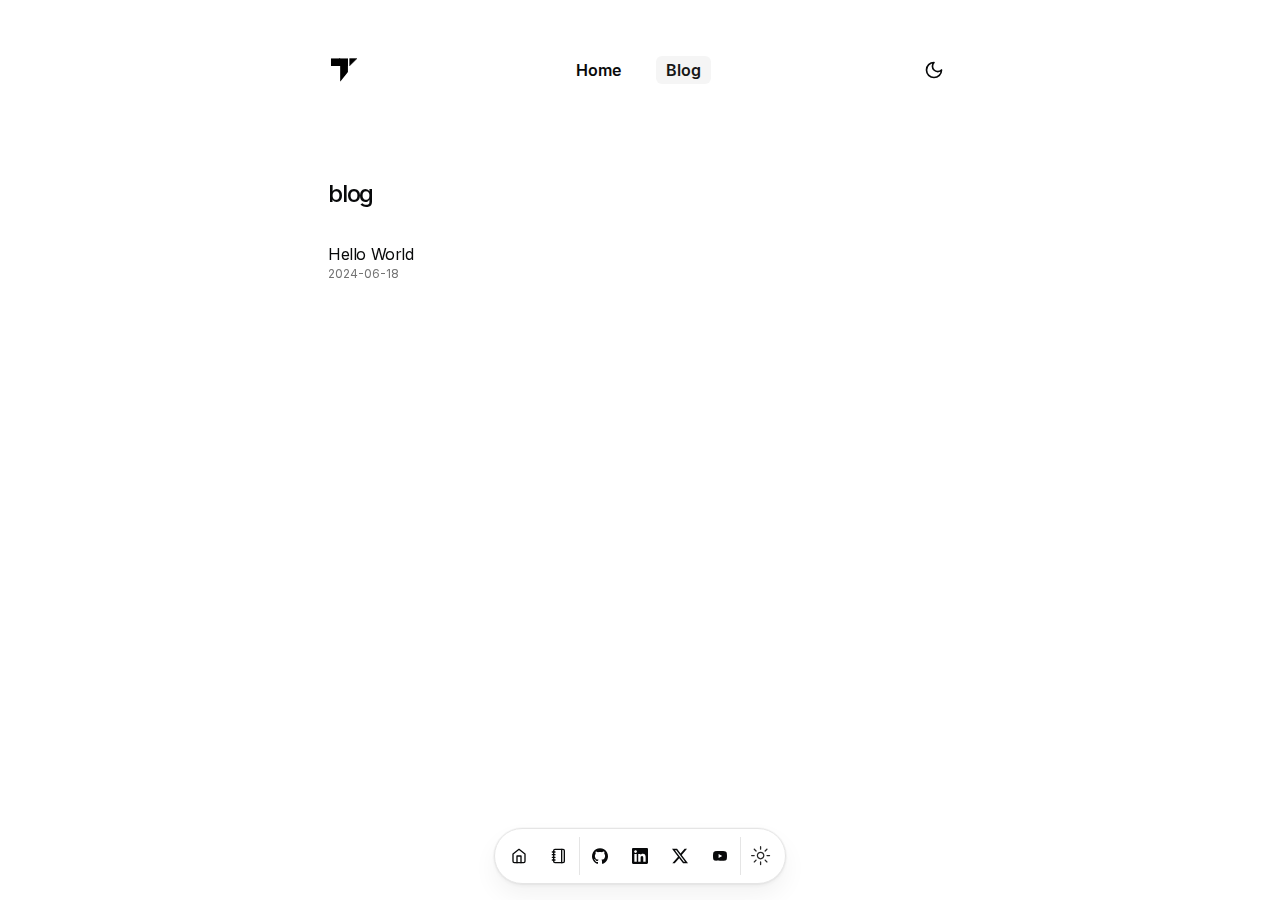
<file: blog.html>
<!DOCTYPE html><html lang="en"><head><meta charSet="utf-8"/><meta name="viewport" content="width=device-width, initial-scale=1"/><link rel="preload" href="/_next/static/media/a34f9d1faa5f3315-s.p.woff2" as="font" crossorigin="" type="font/woff2"/><link rel="stylesheet" href="/_next/static/css/3c71445287e21589.css" data-precedence="next"/><link rel="preload" as="script" fetchPriority="low" href="/_next/static/chunks/webpack-fb8b732d9ee86b7c.js"/><script src="/_next/static/chunks/fd9d1056-bb11881ef41582aa.js" async=""></script><script src="/_next/static/chunks/23-d4169bb1b2b13904.js" async=""></script><script src="/_next/static/chunks/main-app-76d6a25562e84638.js" async=""></script><script src="/_next/static/chunks/0e5ce63c-e21fe8bbb1ba0e0f.js" async=""></script><script src="/_next/static/chunks/937-549ba4e9fa78e21d.js" async=""></script><script src="/_next/static/chunks/442-d8cdd08e9358f9f3.js" async=""></script><script src="/_next/static/chunks/958-ba89f4734dc284e5.js" async=""></script><script src="/_next/static/chunks/app/layout-281a817da95e32bb.js" async=""></script><script src="/_next/static/chunks/app/blog/page-0f0a3c93fdd5fe26.js" async=""></script><link rel="icon" href="/favicon.ico"/><title>Blog | Taiwo Obadare</title><meta name="description" content="My thoughts on software development, life, and more."/><meta name="robots" content="index, follow"/><meta name="googlebot" content="index, follow, max-video-preview:-1, max-image-preview:large, max-snippet:-1"/><meta property="og:title" content="Taiwo Obadare"/><meta property="og:description" content="Software Engineer at Fidelity. I love building things and helping people. Very active on Twitter."/><meta property="og:url" content="https://taiwoobadare.com"/><meta property="og:site_name" content="Taiwo Obadare"/><meta property="og:locale" content="en_US"/><meta property="og:type" content="website"/><meta name="twitter:card" content="summary_large_image"/><meta name="twitter:title" content="Taiwo Obadare"/><meta name="twitter:description" content="Software Engineer at Fidelity. I love building things and helping people. Very active on Twitter."/><link rel="icon" href="/favicon.ico" type="image/x-icon" sizes="1024x1024"/><meta name="next-size-adjust"/><script src="/_next/static/chunks/polyfills-78c92fac7aa8fdd8.js" noModule=""></script></head><body class="min-h-screen bg-background font-sans antialiased max-w-2xl mx-auto pb-12 sm:pb-24 px-6 __variable_36bd41"><script>!function(){try{var d=document.documentElement,c=d.classList;c.remove('light','dark');var e=localStorage.getItem('theme');if('system'===e||(!e&&false)){var t='(prefers-color-scheme: dark)',m=window.matchMedia(t);if(m.media!==t||m.matches){d.style.colorScheme = 'dark';c.add('dark')}else{d.style.colorScheme = 'light';c.add('light')}}else if(e){c.add(e|| '')}else{c.add('light')}if(e==='light'||e==='dark'||!e)d.style.colorScheme=e||'light'}catch(e){}}()</script><header class="bg-background sm:py-9 pb-10 sm:pb-20 text-foreground"><div class="mx-auto py-4 flex items-center justify-between"><a class="text-2xl font-bold" href="/"><span style="opacity:0;will-change:opacity,transform;transform:translateY(-20px)"><img alt="Logo" loading="lazy" width="32" height="32" decoding="async" data-nimg="1" class="dark:hidden block h-8 w-8" style="color:transparent" src="/logo.svg"/><img alt="Logo" loading="lazy" width="32" height="32" decoding="async" data-nimg="1" class="hidden dark:block h-8 w-8" style="color:transparent" src="/logo-dark.svg"/></span></a><nav class="hidden md:flex space-x-6"><div class="relative" tabindex="0"><a class="hover:text-primary transition-colors text-lg duration-200 " href="/"><span class="inline-flex items-center rounded-md px-2.5 py-1.5 text-xs font-semibold transition-colors focus:outline-none focus:ring-2 focus:ring-ring focus:ring-offset-2 "><span class="text-[1.0rem]">Home</span></span></a></div><div class="relative" tabindex="0"><a class="hover:text-primary transition-colors text-lg duration-200 " href="/blog"><span class="inline-flex items-center rounded-md px-2.5 py-1.5 text-xs font-semibold transition-colors focus:outline-none focus:ring-2 focus:ring-ring focus:ring-offset-2 border-transparent bg-secondary text-secondary-foreground hover:bg-secondary/80"><span class="text-[1.0rem]">Blog</span></span></a></div></nav><div class="flex items-center space-x-4"><button class="md:hidden p-2 rounded-full hover:bg-accent" aria-label="Toggle menu" tabindex="0"><svg xmlns="http://www.w3.org/2000/svg" width="20" height="20" viewBox="0 0 24 24" fill="none" stroke="currentColor" stroke-width="2" stroke-linecap="round" stroke-linejoin="round" class="lucide lucide-menu"><line x1="4" x2="20" y1="12" y2="12"></line><line x1="4" x2="20" y1="6" y2="6"></line><line x1="4" x2="20" y1="18" y2="18"></line></svg></button></div></div></header><section><div style="opacity:0;filter:blur(6px);will-change:transform,opacity,filter;transform:translateY(6px)"><h1 class="font-medium text-2xl mb-8 tracking-tighter">blog</h1></div><div style="opacity:0;filter:blur(6px);will-change:transform,opacity,filter;transform:translateY(6px)"><a class="flex flex-col space-y-1 mb-4" href="/blog/hello-world"><div class="w-full flex flex-col"><p class="tracking-tight">Hello World</p><p class="h-6 text-xs text-muted-foreground">2024-06-18</p></div></a></div></section><div class="pointer-events-none fixed inset-x-0 bottom-0 z-30 mx-auto mb-4 flex origin-bottom h-full max-h-14"><div class="fixed bottom-0 inset-x-0 h-16 w-full bg-background to-transparent backdrop-blur-lg [-webkit-mask-image:linear-gradient(to_top,black,transparent)] dark:bg-background"></div><div class="w-max p-2 rounded-full border z-50 pointer-events-auto relative mx-auto flex min-h-full h-full items-center px-1 bg-background [box-shadow:0_0_0_1px_rgba(0,0,0,.03),0_2px_4px_rgba(0,0,0,.05),0_12px_24px_rgba(0,0,0,.05)] transform-gpu dark:[border:1px_solid_rgba(255,255,255,.1)] dark:[box-shadow:0_-20px_80px_-20px_#ffffff1f_inset]"><div class="flex aspect-square cursor-pointer items-center justify-center rounded-full" style="width:40px"><a class="inline-flex items-center justify-center whitespace-nowrap text-sm font-medium transition-colors focus-visible:outline-none focus-visible:ring-1 focus-visible:ring-ring disabled:pointer-events-none disabled:opacity-50 hover:bg-accent hover:text-accent-foreground rounded-full size-12" data-state="closed" href="/"><svg xmlns="http://www.w3.org/2000/svg" width="24" height="24" viewBox="0 0 24 24" fill="none" stroke="currentColor" stroke-width="2" stroke-linecap="round" stroke-linejoin="round" class="lucide lucide-home size-4"><path d="m3 9 9-7 9 7v11a2 2 0 0 1-2 2H5a2 2 0 0 1-2-2z"></path><polyline points="9 22 9 12 15 12 15 22"></polyline></svg></a></div><div class="flex aspect-square cursor-pointer items-center justify-center rounded-full" style="width:40px"><a class="inline-flex items-center justify-center whitespace-nowrap text-sm font-medium transition-colors focus-visible:outline-none focus-visible:ring-1 focus-visible:ring-ring disabled:pointer-events-none disabled:opacity-50 hover:bg-accent hover:text-accent-foreground rounded-full size-12" data-state="closed" href="/blog"><svg xmlns="http://www.w3.org/2000/svg" width="24" height="24" viewBox="0 0 24 24" fill="none" stroke="currentColor" stroke-width="2" stroke-linecap="round" stroke-linejoin="round" class="lucide lucide-notebook size-4"><path d="M2 6h4"></path><path d="M2 10h4"></path><path d="M2 14h4"></path><path d="M2 18h4"></path><rect width="16" height="20" x="4" y="2" rx="2"></rect><path d="M16 2v20"></path></svg></a></div><div data-orientation="vertical" role="none" class="shrink-0 bg-border w-[1px] h-full" mousex="[object Object]" magnification="60" distance="140"></div><div class="flex aspect-square cursor-pointer items-center justify-center rounded-full" style="width:40px"><a class="inline-flex items-center justify-center whitespace-nowrap text-sm font-medium transition-colors focus-visible:outline-none focus-visible:ring-1 focus-visible:ring-ring disabled:pointer-events-none disabled:opacity-50 hover:bg-accent hover:text-accent-foreground rounded-full size-12" data-state="closed" href="https://github.com/taiwo0007"><svg viewBox="0 0 438.549 438.549" class="size-4"><path fill="currentColor" d="M409.132 114.573c-19.608-33.596-46.205-60.194-79.798-79.8-33.598-19.607-70.277-29.408-110.063-29.408-39.781 0-76.472 9.804-110.063 29.408-33.596 19.605-60.192 46.204-79.8 79.8C9.803 148.168 0 184.854 0 224.63c0 47.78 13.94 90.745 41.827 128.906 27.884 38.164 63.906 64.572 108.063 79.227 5.14.954 8.945.283 11.419-1.996 2.475-2.282 3.711-5.14 3.711-8.562 0-.571-.049-5.708-.144-15.417a2549.81 2549.81 0 01-.144-25.406l-6.567 1.136c-4.187.767-9.469 1.092-15.846 1-6.374-.089-12.991-.757-19.842-1.999-6.854-1.231-13.229-4.086-19.13-8.559-5.898-4.473-10.085-10.328-12.56-17.556l-2.855-6.57c-1.903-4.374-4.899-9.233-8.992-14.559-4.093-5.331-8.232-8.945-12.419-10.848l-1.999-1.431c-1.332-.951-2.568-2.098-3.711-3.429-1.142-1.331-1.997-2.663-2.568-3.997-.572-1.335-.098-2.43 1.427-3.289 1.525-.859 4.281-1.276 8.28-1.276l5.708.853c3.807.763 8.516 3.042 14.133 6.851 5.614 3.806 10.229 8.754 13.846 14.842 4.38 7.806 9.657 13.754 15.846 17.847 6.184 4.093 12.419 6.136 18.699 6.136 6.28 0 11.704-.476 16.274-1.423 4.565-.952 8.848-2.383 12.847-4.285 1.713-12.758 6.377-22.559 13.988-29.41-10.848-1.14-20.601-2.857-29.264-5.14-8.658-2.286-17.605-5.996-26.835-11.14-9.235-5.137-16.896-11.516-22.985-19.126-6.09-7.614-11.088-17.61-14.987-29.979-3.901-12.374-5.852-26.648-5.852-42.826 0-23.035 7.52-42.637 22.557-58.817-7.044-17.318-6.379-36.732 1.997-58.24 5.52-1.715 13.706-.428 24.554 3.853 10.85 4.283 18.794 7.952 23.84 10.994 5.046 3.041 9.089 5.618 12.135 7.708 17.705-4.947 35.976-7.421 54.818-7.421s37.117 2.474 54.823 7.421l10.849-6.849c7.419-4.57 16.18-8.758 26.262-12.565 10.088-3.805 17.802-4.853 23.134-3.138 8.562 21.509 9.325 40.922 2.279 58.24 15.036 16.18 22.559 35.787 22.559 58.817 0 16.178-1.958 30.497-5.853 42.966-3.9 12.471-8.941 22.457-15.125 29.979-6.191 7.521-13.901 13.85-23.131 18.986-9.232 5.14-18.182 8.85-26.84 11.136-8.662 2.286-18.415 4.004-29.263 5.146 9.894 8.562 14.842 22.077 14.842 40.539v60.237c0 3.422 1.19 6.279 3.572 8.562 2.379 2.279 6.136 2.95 11.276 1.995 44.163-14.653 80.185-41.062 108.068-79.226 27.88-38.161 41.825-81.126 41.825-128.906-.01-39.771-9.818-76.454-29.414-110.049z"></path></svg></a></div><div class="flex aspect-square cursor-pointer items-center justify-center rounded-full" style="width:40px"><a class="inline-flex items-center justify-center whitespace-nowrap text-sm font-medium transition-colors focus-visible:outline-none focus-visible:ring-1 focus-visible:ring-ring disabled:pointer-events-none disabled:opacity-50 hover:bg-accent hover:text-accent-foreground rounded-full size-12" data-state="closed" href="https://linkedin.com/in/taiwoSE"><svg viewBox="0 0 24 24" xmlns="http://www.w3.org/2000/svg" class="size-4"><title>LinkedIn</title><path fill="currentColor" d="M20.447 20.452h-3.554v-5.569c0-1.328-.027-3.037-1.852-3.037-1.853 0-2.136 1.445-2.136 2.939v5.667H9.351V9h3.414v1.561h.046c.477-.9 1.637-1.85 3.37-1.85 3.601 0 4.267 2.37 4.267 5.455v6.286zM5.337 7.433c-1.144 0-2.063-.926-2.063-2.065 0-1.138.92-2.063 2.063-2.063 1.14 0 2.064.925 2.064 2.063 0 1.139-.925 2.065-2.064 2.065zm1.782 13.019H3.555V9h3.564v11.452zM22.225 0H1.771C.792 0 0 .774 0 1.729v20.542C0 23.227.792 24 1.771 24h20.451C23.2 24 24 23.227 24 22.271V1.729C24 .774 23.2 0 22.222 0h.003z"></path></svg></a></div><div class="flex aspect-square cursor-pointer items-center justify-center rounded-full" style="width:40px"><a class="inline-flex items-center justify-center whitespace-nowrap text-sm font-medium transition-colors focus-visible:outline-none focus-visible:ring-1 focus-visible:ring-ring disabled:pointer-events-none disabled:opacity-50 hover:bg-accent hover:text-accent-foreground rounded-full size-12" data-state="closed" href="https://x.com/mForJesusChrist"><svg viewBox="0 0 24 24" xmlns="http://www.w3.org/2000/svg" class="size-4"><title>X</title><path fill="currentColor" d="M18.901 1.153h3.68l-8.04 9.19L24 22.846h-7.406l-5.8-7.584-6.638 7.584H.474l8.6-9.83L0 1.154h7.594l5.243 6.932ZM17.61 20.644h2.039L6.486 3.24H4.298Z"></path></svg></a></div><div class="flex aspect-square cursor-pointer items-center justify-center rounded-full" style="width:40px"><a class="inline-flex items-center justify-center whitespace-nowrap text-sm font-medium transition-colors focus-visible:outline-none focus-visible:ring-1 focus-visible:ring-ring disabled:pointer-events-none disabled:opacity-50 hover:bg-accent hover:text-accent-foreground rounded-full size-12" data-state="closed" href="https://www.youtube.com/@matthewoluwadare"><svg width="32px" height="32px" viewBox="0 0 32 32" fill="currentColor" xmlns="http://www.w3.org/2000/svg" class="size-4"><title>youtube</title><path d="M29.41,9.26a3.5,3.5,0,0,0-2.47-2.47C24.76,6.2,16,6.2,16,6.2s-8.76,0-10.94.59A3.5,3.5,0,0,0,2.59,9.26,36.13,36.13,0,0,0,2,16a36.13,36.13,0,0,0,.59,6.74,3.5,3.5,0,0,0,2.47,2.47C7.24,25.8,16,25.8,16,25.8s8.76,0,10.94-.59a3.5,3.5,0,0,0,2.47-2.47A36.13,36.13,0,0,0,30,16,36.13,36.13,0,0,0,29.41,9.26ZM13.2,20.2V11.8L20.47,16Z"></path></svg></a></div><div data-orientation="vertical" role="none" class="shrink-0 bg-border w-[1px] h-full py-2" mousex="[object Object]" magnification="60" distance="140"></div><div class="flex aspect-square cursor-pointer items-center justify-center rounded-full" style="width:40px"><button class="inline-flex items-center justify-center whitespace-nowrap text-sm font-medium transition-colors focus-visible:outline-none focus-visible:ring-1 focus-visible:ring-ring disabled:pointer-events-none disabled:opacity-50 hover:bg-accent hover:text-accent-foreground h-9 w-9 rounded-full px-2" type="button"><svg width="15" height="15" viewBox="0 0 15 15" fill="none" xmlns="http://www.w3.org/2000/svg" class="h-[1.2rem] w-[1.2rem] text-neutral-800 dark:hidden dark:text-neutral-200"><path d="M7.5 0C7.77614 0 8 0.223858 8 0.5V2.5C8 2.77614 7.77614 3 7.5 3C7.22386 3 7 2.77614 7 2.5V0.5C7 0.223858 7.22386 0 7.5 0ZM2.1967 2.1967C2.39196 2.00144 2.70854 2.00144 2.90381 2.1967L4.31802 3.61091C4.51328 3.80617 4.51328 4.12276 4.31802 4.31802C4.12276 4.51328 3.80617 4.51328 3.61091 4.31802L2.1967 2.90381C2.00144 2.70854 2.00144 2.39196 2.1967 2.1967ZM0.5 7C0.223858 7 0 7.22386 0 7.5C0 7.77614 0.223858 8 0.5 8H2.5C2.77614 8 3 7.77614 3 7.5C3 7.22386 2.77614 7 2.5 7H0.5ZM2.1967 12.8033C2.00144 12.608 2.00144 12.2915 2.1967 12.0962L3.61091 10.682C3.80617 10.4867 4.12276 10.4867 4.31802 10.682C4.51328 10.8772 4.51328 11.1938 4.31802 11.3891L2.90381 12.8033C2.70854 12.9986 2.39196 12.9986 2.1967 12.8033ZM12.5 7C12.2239 7 12 7.22386 12 7.5C12 7.77614 12.2239 8 12.5 8H14.5C14.7761 8 15 7.77614 15 7.5C15 7.22386 14.7761 7 14.5 7H12.5ZM10.682 4.31802C10.4867 4.12276 10.4867 3.80617 10.682 3.61091L12.0962 2.1967C12.2915 2.00144 12.608 2.00144 12.8033 2.1967C12.9986 2.39196 12.9986 2.70854 12.8033 2.90381L11.3891 4.31802C11.1938 4.51328 10.8772 4.51328 10.682 4.31802ZM8 12.5C8 12.2239 7.77614 12 7.5 12C7.22386 12 7 12.2239 7 12.5V14.5C7 14.7761 7.22386 15 7.5 15C7.77614 15 8 14.7761 8 14.5V12.5ZM10.682 10.682C10.8772 10.4867 11.1938 10.4867 11.3891 10.682L12.8033 12.0962C12.9986 12.2915 12.9986 12.608 12.8033 12.8033C12.608 12.9986 12.2915 12.9986 12.0962 12.8033L10.682 11.3891C10.4867 11.1938 10.4867 10.8772 10.682 10.682ZM5.5 7.5C5.5 6.39543 6.39543 5.5 7.5 5.5C8.60457 5.5 9.5 6.39543 9.5 7.5C9.5 8.60457 8.60457 9.5 7.5 9.5C6.39543 9.5 5.5 8.60457 5.5 7.5ZM7.5 4.5C5.84315 4.5 4.5 5.84315 4.5 7.5C4.5 9.15685 5.84315 10.5 7.5 10.5C9.15685 10.5 10.5 9.15685 10.5 7.5C10.5 5.84315 9.15685 4.5 7.5 4.5Z" fill="currentColor" fill-rule="evenodd" clip-rule="evenodd"></path></svg><svg width="15" height="15" viewBox="0 0 15 15" fill="none" xmlns="http://www.w3.org/2000/svg" class="hidden h-[1.2rem] w-[1.2rem] text-neutral-800 dark:block dark:text-neutral-200"><path d="M2.89998 0.499976C2.89998 0.279062 2.72089 0.0999756 2.49998 0.0999756C2.27906 0.0999756 2.09998 0.279062 2.09998 0.499976V1.09998H1.49998C1.27906 1.09998 1.09998 1.27906 1.09998 1.49998C1.09998 1.72089 1.27906 1.89998 1.49998 1.89998H2.09998V2.49998C2.09998 2.72089 2.27906 2.89998 2.49998 2.89998C2.72089 2.89998 2.89998 2.72089 2.89998 2.49998V1.89998H3.49998C3.72089 1.89998 3.89998 1.72089 3.89998 1.49998C3.89998 1.27906 3.72089 1.09998 3.49998 1.09998H2.89998V0.499976ZM5.89998 3.49998C5.89998 3.27906 5.72089 3.09998 5.49998 3.09998C5.27906 3.09998 5.09998 3.27906 5.09998 3.49998V4.09998H4.49998C4.27906 4.09998 4.09998 4.27906 4.09998 4.49998C4.09998 4.72089 4.27906 4.89998 4.49998 4.89998H5.09998V5.49998C5.09998 5.72089 5.27906 5.89998 5.49998 5.89998C5.72089 5.89998 5.89998 5.72089 5.89998 5.49998V4.89998H6.49998C6.72089 4.89998 6.89998 4.72089 6.89998 4.49998C6.89998 4.27906 6.72089 4.09998 6.49998 4.09998H5.89998V3.49998ZM1.89998 6.49998C1.89998 6.27906 1.72089 6.09998 1.49998 6.09998C1.27906 6.09998 1.09998 6.27906 1.09998 6.49998V7.09998H0.499976C0.279062 7.09998 0.0999756 7.27906 0.0999756 7.49998C0.0999756 7.72089 0.279062 7.89998 0.499976 7.89998H1.09998V8.49998C1.09998 8.72089 1.27906 8.89997 1.49998 8.89997C1.72089 8.89997 1.89998 8.72089 1.89998 8.49998V7.89998H2.49998C2.72089 7.89998 2.89998 7.72089 2.89998 7.49998C2.89998 7.27906 2.72089 7.09998 2.49998 7.09998H1.89998V6.49998ZM8.54406 0.98184L8.24618 0.941586C8.03275 0.917676 7.90692 1.1655 8.02936 1.34194C8.17013 1.54479 8.29981 1.75592 8.41754 1.97445C8.91878 2.90485 9.20322 3.96932 9.20322 5.10022C9.20322 8.37201 6.82247 11.0878 3.69887 11.6097C3.45736 11.65 3.20988 11.6772 2.96008 11.6906C2.74563 11.702 2.62729 11.9535 2.77721 12.1072C2.84551 12.1773 2.91535 12.2458 2.98667 12.3128L3.05883 12.3795L3.31883 12.6045L3.50684 12.7532L3.62796 12.8433L3.81491 12.9742L3.99079 13.089C4.11175 13.1651 4.23536 13.2375 4.36157 13.3059L4.62496 13.4412L4.88553 13.5607L5.18837 13.6828L5.43169 13.7686C5.56564 13.8128 5.70149 13.8529 5.83857 13.8885C5.94262 13.9155 6.04767 13.9401 6.15405 13.9622C6.27993 13.9883 6.40713 14.0109 6.53544 14.0298L6.85241 14.0685L7.11934 14.0892C7.24637 14.0965 7.37436 14.1002 7.50322 14.1002C11.1483 14.1002 14.1032 11.1453 14.1032 7.50023C14.1032 7.25044 14.0893 7.00389 14.0623 6.76131L14.0255 6.48407C13.991 6.26083 13.9453 6.04129 13.8891 5.82642C13.8213 5.56709 13.7382 5.31398 13.6409 5.06881L13.5279 4.80132L13.4507 4.63542L13.3766 4.48666C13.2178 4.17773 13.0353 3.88295 12.8312 3.60423L12.6782 3.40352L12.4793 3.16432L12.3157 2.98361L12.1961 2.85951L12.0355 2.70246L11.8134 2.50184L11.4925 2.24191L11.2483 2.06498L10.9562 1.87446L10.6346 1.68894L10.3073 1.52378L10.1938 1.47176L9.95488 1.3706L9.67791 1.2669L9.42566 1.1846L9.10075 1.09489L8.83599 1.03486L8.54406 0.98184ZM10.4032 5.30023C10.4032 4.27588 10.2002 3.29829 9.83244 2.40604C11.7623 3.28995 13.1032 5.23862 13.1032 7.50023C13.1032 10.593 10.596 13.1002 7.50322 13.1002C6.63646 13.1002 5.81597 12.9036 5.08355 12.5522C6.5419 12.0941 7.81081 11.2082 8.74322 10.0416C8.87963 10.2284 9.10028 10.3497 9.34928 10.3497C9.76349 10.3497 10.0993 10.0139 10.0993 9.59971C10.0993 9.24256 9.84965 8.94373 9.51535 8.86816C9.57741 8.75165 9.63653 8.63334 9.6926 8.51332C9.88358 8.63163 10.1088 8.69993 10.35 8.69993C11.0403 8.69993 11.6 8.14028 11.6 7.44993C11.6 6.75976 11.0406 6.20024 10.3505 6.19993C10.3853 5.90487 10.4032 5.60464 10.4032 5.30023Z" fill="currentColor" fill-rule="evenodd" clip-rule="evenodd"></path></svg></button></div></div></div><script src="/_next/static/chunks/webpack-fb8b732d9ee86b7c.js" async=""></script><script>(self.__next_f=self.__next_f||[]).push([0]);self.__next_f.push([2,null])</script><script>self.__next_f.push([1,"1:HL[\"/_next/static/media/a34f9d1faa5f3315-s.p.woff2\",\"font\",{\"crossOrigin\":\"\",\"type\":\"font/woff2\"}]\n2:HL[\"/_next/static/css/3c71445287e21589.css\",\"style\"]\n"])</script><script>self.__next_f.push([1,"3:I[5751,[],\"\"]\n6:I[9275,[],\"\"]\n7:I[1343,[],\"\"]\n8:I[4858,[\"310\",\"static/chunks/0e5ce63c-e21fe8bbb1ba0e0f.js\",\"937\",\"static/chunks/937-549ba4e9fa78e21d.js\",\"442\",\"static/chunks/442-d8cdd08e9358f9f3.js\",\"958\",\"static/chunks/958-ba89f4734dc284e5.js\",\"185\",\"static/chunks/app/layout-281a817da95e32bb.js\"],\"ThemeProvider\"]\n9:I[9736,[\"310\",\"static/chunks/0e5ce63c-e21fe8bbb1ba0e0f.js\",\"937\",\"static/chunks/937-549ba4e9fa78e21d.js\",\"442\",\"static/chunks/442-d8cdd08e9358f9f3.js\",\"958\",\"static/chunks/958-ba89f4734dc284e5.js\",\"185\",\"static/chunks/app/layout-281a817da95e32bb.js\"],\"TooltipProvider\"]\na:I[6723,[\"310\",\"static/chunks/0e5ce63c-e21fe8bbb1ba0e0f.js\",\"937\",\"static/chunks/937-549ba4e9fa78e21d.js\",\"442\",\"static/chunks/442-d8cdd08e9358f9f3.js\",\"958\",\"static/chunks/958-ba89f4734dc284e5.js\",\"185\",\"static/chunks/app/layout-281a817da95e32bb.js\"],\"default\"]\nb:I[6691,[\"310\",\"static/chunks/0e5ce63c-e21fe8bbb1ba0e0f.js\",\"937\",\"static/chunks/937-549ba4e9fa78e21d.js\",\"442\",\"static/chunks/442-d8cdd08e9358f9f3.js\",\"958\",\"static/chunks/958-ba89f4734dc284e5.js\",\"185\",\"static/chunks/app/layout-281a817da95e32bb.js\"],\"Dock\"]\nc:I[6691,[\"310\",\"static/chunks/0e5ce63c-e21fe8bbb1ba0e0f.js\",\"937\",\"static/chunks/937-549ba4e9fa78e21d.js\",\"442\",\"static/chunks/442-d8cdd08e9358f9f3.js\",\"958\",\"static/chunks/958-ba89f4734dc284e5.js\",\"185\",\"static/chunks/app/layout-281a817da95e32bb.js\"],\"DockIcon\"]\nd:I[9736,[\"310\",\"static/chunks/0e5ce63c-e21fe8bbb1ba0e0f.js\",\"937\",\"static/chunks/937-549ba4e9fa78e21d.js\",\"442\",\"static/chunks/442-d8cdd08e9358f9f3.js\",\"958\",\"static/chunks/958-ba89f4734dc284e5.js\",\"185\",\"static/chunks/app/layout-281a817da95e32bb.js\"],\"Tooltip\"]\ne:I[9736,[\"310\",\"static/chunks/0e5ce63c-e21fe8bbb1ba0e0f.js\",\"937\",\"static/chunks/937-549ba4e9fa78e21d.js\",\"442\",\"static/chunks/442-d8cdd08e9358f9f3.js\",\"958\",\"static/chunks/958-ba89f4734dc284e5.js\",\"185\",\"static/chunks/app/layout-281a817da95e32bb.js\"],\"TooltipTrigger\"]\nf:I[231,[\"937\",\"static/chunks/937-549ba4e9fa78e21d.js\",\"404\",\"static/chunks/app/blog/page-0f0a3c93fdd5fe26.js\"],\"\"]\n10:I[9736,[\"310\","])</script><script>self.__next_f.push([1,"\"static/chunks/0e5ce63c-e21fe8bbb1ba0e0f.js\",\"937\",\"static/chunks/937-549ba4e9fa78e21d.js\",\"442\",\"static/chunks/442-d8cdd08e9358f9f3.js\",\"958\",\"static/chunks/958-ba89f4734dc284e5.js\",\"185\",\"static/chunks/app/layout-281a817da95e32bb.js\"],\"TooltipContent\"]\n11:I[9973,[\"310\",\"static/chunks/0e5ce63c-e21fe8bbb1ba0e0f.js\",\"937\",\"static/chunks/937-549ba4e9fa78e21d.js\",\"442\",\"static/chunks/442-d8cdd08e9358f9f3.js\",\"958\",\"static/chunks/958-ba89f4734dc284e5.js\",\"185\",\"static/chunks/app/layout-281a817da95e32bb.js\"],\"Separator\"]\n13:I[7363,[\"310\",\"static/chunks/0e5ce63c-e21fe8bbb1ba0e0f.js\",\"937\",\"static/chunks/937-549ba4e9fa78e21d.js\",\"442\",\"static/chunks/442-d8cdd08e9358f9f3.js\",\"958\",\"static/chunks/958-ba89f4734dc284e5.js\",\"185\",\"static/chunks/app/layout-281a817da95e32bb.js\"],\"ModeToggle\"]\n15:I[6130,[],\"\"]\n12:T843,"])</script><script>self.__next_f.push([1,"M409.132 114.573c-19.608-33.596-46.205-60.194-79.798-79.8-33.598-19.607-70.277-29.408-110.063-29.408-39.781 0-76.472 9.804-110.063 29.408-33.596 19.605-60.192 46.204-79.8 79.8C9.803 148.168 0 184.854 0 224.63c0 47.78 13.94 90.745 41.827 128.906 27.884 38.164 63.906 64.572 108.063 79.227 5.14.954 8.945.283 11.419-1.996 2.475-2.282 3.711-5.14 3.711-8.562 0-.571-.049-5.708-.144-15.417a2549.81 2549.81 0 01-.144-25.406l-6.567 1.136c-4.187.767-9.469 1.092-15.846 1-6.374-.089-12.991-.757-19.842-1.999-6.854-1.231-13.229-4.086-19.13-8.559-5.898-4.473-10.085-10.328-12.56-17.556l-2.855-6.57c-1.903-4.374-4.899-9.233-8.992-14.559-4.093-5.331-8.232-8.945-12.419-10.848l-1.999-1.431c-1.332-.951-2.568-2.098-3.711-3.429-1.142-1.331-1.997-2.663-2.568-3.997-.572-1.335-.098-2.43 1.427-3.289 1.525-.859 4.281-1.276 8.28-1.276l5.708.853c3.807.763 8.516 3.042 14.133 6.851 5.614 3.806 10.229 8.754 13.846 14.842 4.38 7.806 9.657 13.754 15.846 17.847 6.184 4.093 12.419 6.136 18.699 6.136 6.28 0 11.704-.476 16.274-1.423 4.565-.952 8.848-2.383 12.847-4.285 1.713-12.758 6.377-22.559 13.988-29.41-10.848-1.14-20.601-2.857-29.264-5.14-8.658-2.286-17.605-5.996-26.835-11.14-9.235-5.137-16.896-11.516-22.985-19.126-6.09-7.614-11.088-17.61-14.987-29.979-3.901-12.374-5.852-26.648-5.852-42.826 0-23.035 7.52-42.637 22.557-58.817-7.044-17.318-6.379-36.732 1.997-58.24 5.52-1.715 13.706-.428 24.554 3.853 10.85 4.283 18.794 7.952 23.84 10.994 5.046 3.041 9.089 5.618 12.135 7.708 17.705-4.947 35.976-7.421 54.818-7.421s37.117 2.474 54.823 7.421l10.849-6.849c7.419-4.57 16.18-8.758 26.262-12.565 10.088-3.805 17.802-4.853 23.134-3.138 8.562 21.509 9.325 40.922 2.279 58.24 15.036 16.18 22.559 35.787 22.559 58.817 0 16.178-1.958 30.497-5.853 42.966-3.9 12.471-8.941 22.457-15.125 29.979-6.191 7.521-13.901 13.85-23.131 18.986-9.232 5.14-18.182 8.85-26.84 11.136-8.662 2.286-18.415 4.004-29.263 5.146 9.894 8.562 14.842 22.077 14.842 40.539v60.237c0 3.422 1.19 6.279 3.572 8.562 2.379 2.279 6.136 2.95 11.276 1.995 44.163-14.653 80.185-41.062 108.068-79.226 27.88-38.161 41.825-81.126 41.825-128.906-.01-39.771-9.818-76.454-29.414-110.049z"])</script><script>self.__next_f.push([1,"16:[]\n"])</script><script>self.__next_f.push([1,"0:[[[\"$\",\"link\",\"0\",{\"rel\":\"stylesheet\",\"href\":\"/_next/static/css/3c71445287e21589.css\",\"precedence\":\"next\",\"crossOrigin\":\"$undefined\"}]],[\"$\",\"$L3\",null,{\"buildId\":\"xYqTZ8VnhmvDOjQPwyzRr\",\"assetPrefix\":\"\",\"initialCanonicalUrl\":\"/blog\",\"initialTree\":[\"\",{\"children\":[\"blog\",{\"children\":[\"__PAGE__\",{}]}]},\"$undefined\",\"$undefined\",true],\"initialSeedData\":[\"\",{\"children\":[\"blog\",{\"children\":[\"__PAGE__\",{},[[\"$L4\",\"$L5\"],null],null]},[\"$\",\"$L6\",null,{\"parallelRouterKey\":\"children\",\"segmentPath\":[\"children\",\"blog\",\"children\"],\"error\":\"$undefined\",\"errorStyles\":\"$undefined\",\"errorScripts\":\"$undefined\",\"template\":[\"$\",\"$L7\",null,{}],\"templateStyles\":\"$undefined\",\"templateScripts\":\"$undefined\",\"notFound\":\"$undefined\",\"notFoundStyles\":\"$undefined\",\"styles\":null}],null]},[[\"$\",\"html\",null,{\"lang\":\"en\",\"suppressHydrationWarning\":true,\"children\":[[\"$\",\"head\",null,{\"children\":[\"$\",\"link\",null,{\"rel\":\"icon\",\"href\":\"/favicon.ico\"}]}],[\"$\",\"body\",null,{\"className\":\"min-h-screen bg-background font-sans antialiased max-w-2xl mx-auto pb-12 sm:pb-24 px-6 __variable_36bd41\",\"children\":[\"$\",\"$L8\",null,{\"attribute\":\"class\",\"defaultTheme\":\"light\",\"children\":[\"$\",\"$L9\",null,{\"delayDuration\":0,\"children\":[[\"$\",\"$La\",null,{}],[\"$\",\"$L6\",null,{\"parallelRouterKey\":\"children\",\"segmentPath\":[\"children\"],\"error\":\"$undefined\",\"errorStyles\":\"$undefined\",\"errorScripts\":\"$undefined\",\"template\":[\"$\",\"$L7\",null,{}],\"templateStyles\":\"$undefined\",\"templateScripts\":\"$undefined\",\"notFound\":[[\"$\",\"title\",null,{\"children\":\"404: This page could not be found.\"}],[\"$\",\"div\",null,{\"style\":{\"fontFamily\":\"system-ui,\\\"Segoe UI\\\",Roboto,Helvetica,Arial,sans-serif,\\\"Apple Color Emoji\\\",\\\"Segoe UI Emoji\\\"\",\"height\":\"100vh\",\"textAlign\":\"center\",\"display\":\"flex\",\"flexDirection\":\"column\",\"alignItems\":\"center\",\"justifyContent\":\"center\"},\"children\":[\"$\",\"div\",null,{\"children\":[[\"$\",\"style\",null,{\"dangerouslySetInnerHTML\":{\"__html\":\"body{color:#000;background:#fff;margin:0}.next-error-h1{border-right:1px solid rgba(0,0,0,.3)}@media (prefers-color-scheme:dark){body{color:#fff;background:#000}.next-error-h1{border-right:1px solid rgba(255,255,255,.3)}}\"}}],[\"$\",\"h1\",null,{\"className\":\"next-error-h1\",\"style\":{\"display\":\"inline-block\",\"margin\":\"0 20px 0 0\",\"padding\":\"0 23px 0 0\",\"fontSize\":24,\"fontWeight\":500,\"verticalAlign\":\"top\",\"lineHeight\":\"49px\"},\"children\":\"404\"}],[\"$\",\"div\",null,{\"style\":{\"display\":\"inline-block\"},\"children\":[\"$\",\"h2\",null,{\"style\":{\"fontSize\":14,\"fontWeight\":400,\"lineHeight\":\"49px\",\"margin\":0},\"children\":\"This page could not be found.\"}]}]]}]}]],\"notFoundStyles\":[],\"styles\":null}],[\"$\",\"div\",null,{\"className\":\"pointer-events-none fixed inset-x-0 bottom-0 z-30 mx-auto mb-4 flex origin-bottom h-full max-h-14\",\"children\":[[\"$\",\"div\",null,{\"className\":\"fixed bottom-0 inset-x-0 h-16 w-full bg-background to-transparent backdrop-blur-lg [-webkit-mask-image:linear-gradient(to_top,black,transparent)] dark:bg-background\"}],[\"$\",\"$Lb\",null,{\"className\":\"z-50 pointer-events-auto relative mx-auto flex min-h-full h-full items-center px-1 bg-background [box-shadow:0_0_0_1px_rgba(0,0,0,.03),0_2px_4px_rgba(0,0,0,.05),0_12px_24px_rgba(0,0,0,.05)] transform-gpu dark:[border:1px_solid_rgba(255,255,255,.1)] dark:[box-shadow:0_-20px_80px_-20px_#ffffff1f_inset] \",\"children\":[[[\"$\",\"$Lc\",\"/\",{\"children\":[\"$\",\"$Ld\",null,{\"children\":[[\"$\",\"$Le\",null,{\"asChild\":true,\"children\":[\"$\",\"$Lf\",null,{\"href\":\"/\",\"className\":\"inline-flex items-center justify-center whitespace-nowrap text-sm font-medium transition-colors focus-visible:outline-none focus-visible:ring-1 focus-visible:ring-ring disabled:pointer-events-none disabled:opacity-50 hover:bg-accent hover:text-accent-foreground rounded-full size-12\",\"children\":[\"$\",\"svg\",null,{\"xmlns\":\"http://www.w3.org/2000/svg\",\"width\":24,\"height\":24,\"viewBox\":\"0 0 24 24\",\"fill\":\"none\",\"stroke\":\"currentColor\",\"strokeWidth\":2,\"strokeLinecap\":\"round\",\"strokeLinejoin\":\"round\",\"className\":\"lucide lucide-home size-4\",\"children\":[[\"$\",\"path\",\"y5dka4\",{\"d\":\"m3 9 9-7 9 7v11a2 2 0 0 1-2 2H5a2 2 0 0 1-2-2z\"}],[\"$\",\"polyline\",\"e2us08\",{\"points\":\"9 22 9 12 15 12 15 22\"}],\"$undefined\"]}]}]}],[\"$\",\"$L10\",null,{\"children\":[\"$\",\"p\",null,{\"children\":\"Home\"}]}]]}]}],[\"$\",\"$Lc\",\"/blog\",{\"children\":[\"$\",\"$Ld\",null,{\"children\":[[\"$\",\"$Le\",null,{\"asChild\":true,\"children\":[\"$\",\"$Lf\",null,{\"href\":\"/blog\",\"className\":\"inline-flex items-center justify-center whitespace-nowrap text-sm font-medium transition-colors focus-visible:outline-none focus-visible:ring-1 focus-visible:ring-ring disabled:pointer-events-none disabled:opacity-50 hover:bg-accent hover:text-accent-foreground rounded-full size-12\",\"children\":[\"$\",\"svg\",null,{\"xmlns\":\"http://www.w3.org/2000/svg\",\"width\":24,\"height\":24,\"viewBox\":\"0 0 24 24\",\"fill\":\"none\",\"stroke\":\"currentColor\",\"strokeWidth\":2,\"strokeLinecap\":\"round\",\"strokeLinejoin\":\"round\",\"className\":\"lucide lucide-notebook size-4\",\"children\":[[\"$\",\"path\",\"aawbzj\",{\"d\":\"M2 6h4\"}],[\"$\",\"path\",\"l0bgd4\",{\"d\":\"M2 10h4\"}],[\"$\",\"path\",\"1gsvsf\",{\"d\":\"M2 14h4\"}],[\"$\",\"path\",\"1bu2t1\",{\"d\":\"M2 18h4\"}],[\"$\",\"rect\",\"1nb95v\",{\"width\":\"16\",\"height\":\"20\",\"x\":\"4\",\"y\":\"2\",\"rx\":\"2\"}],[\"$\",\"path\",\"rotuqe\",{\"d\":\"M16 2v20\"}],\"$undefined\"]}]}]}],[\"$\",\"$L10\",null,{\"children\":[\"$\",\"p\",null,{\"children\":\"Blog\"}]}]]}]}]],[\"$\",\"$L11\",null,{\"orientation\":\"vertical\",\"className\":\"h-full\"}],[[\"$\",\"$Lc\",\"GitHub\",{\"children\":[\"$\",\"$Ld\",null,{\"children\":[[\"$\",\"$Le\",null,{\"asChild\":true,\"children\":[\"$\",\"$Lf\",null,{\"href\":\"https://github.com/taiwo0007\",\"className\":\"inline-flex items-center justify-center whitespace-nowrap text-sm font-medium transition-colors focus-visible:outline-none focus-visible:ring-1 focus-visible:ring-ring disabled:pointer-events-none disabled:opacity-50 hover:bg-accent hover:text-accent-foreground rounded-full size-12\",\"children\":[\"$\",\"svg\",null,{\"viewBox\":\"0 0 438.549 438.549\",\"className\":\"size-4\",\"children\":[\"$\",\"path\",null,{\"fill\":\"currentColor\",\"d\":\"$12\"}]}]}]}],[\"$\",\"$L10\",null,{\"children\":[\"$\",\"p\",null,{\"children\":\"GitHub\"}]}]]}]}],[\"$\",\"$Lc\",\"LinkedIn\",{\"children\":[\"$\",\"$Ld\",null,{\"children\":[[\"$\",\"$Le\",null,{\"asChild\":true,\"children\":[\"$\",\"$Lf\",null,{\"href\":\"https://linkedin.com/in/taiwoSE\",\"className\":\"inline-flex items-center justify-center whitespace-nowrap text-sm font-medium transition-colors focus-visible:outline-none focus-visible:ring-1 focus-visible:ring-ring disabled:pointer-events-none disabled:opacity-50 hover:bg-accent hover:text-accent-foreground rounded-full size-12\",\"children\":[\"$\",\"svg\",null,{\"viewBox\":\"0 0 24 24\",\"xmlns\":\"http://www.w3.org/2000/svg\",\"className\":\"size-4\",\"children\":[[\"$\",\"title\",null,{\"children\":\"LinkedIn\"}],[\"$\",\"path\",null,{\"fill\":\"currentColor\",\"d\":\"M20.447 20.452h-3.554v-5.569c0-1.328-.027-3.037-1.852-3.037-1.853 0-2.136 1.445-2.136 2.939v5.667H9.351V9h3.414v1.561h.046c.477-.9 1.637-1.85 3.37-1.85 3.601 0 4.267 2.37 4.267 5.455v6.286zM5.337 7.433c-1.144 0-2.063-.926-2.063-2.065 0-1.138.92-2.063 2.063-2.063 1.14 0 2.064.925 2.064 2.063 0 1.139-.925 2.065-2.064 2.065zm1.782 13.019H3.555V9h3.564v11.452zM22.225 0H1.771C.792 0 0 .774 0 1.729v20.542C0 23.227.792 24 1.771 24h20.451C23.2 24 24 23.227 24 22.271V1.729C24 .774 23.2 0 22.222 0h.003z\"}]]}]}]}],[\"$\",\"$L10\",null,{\"children\":[\"$\",\"p\",null,{\"children\":\"LinkedIn\"}]}]]}]}],[\"$\",\"$Lc\",\"X\",{\"children\":[\"$\",\"$Ld\",null,{\"children\":[[\"$\",\"$Le\",null,{\"asChild\":true,\"children\":[\"$\",\"$Lf\",null,{\"href\":\"https://x.com/mForJesusChrist\",\"className\":\"inline-flex items-center justify-center whitespace-nowrap text-sm font-medium transition-colors focus-visible:outline-none focus-visible:ring-1 focus-visible:ring-ring disabled:pointer-events-none disabled:opacity-50 hover:bg-accent hover:text-accent-foreground rounded-full size-12\",\"children\":[\"$\",\"svg\",null,{\"viewBox\":\"0 0 24 24\",\"xmlns\":\"http://www.w3.org/2000/svg\",\"className\":\"size-4\",\"children\":[[\"$\",\"title\",null,{\"children\":\"X\"}],[\"$\",\"path\",null,{\"fill\":\"currentColor\",\"d\":\"M18.901 1.153h3.68l-8.04 9.19L24 22.846h-7.406l-5.8-7.584-6.638 7.584H.474l8.6-9.83L0 1.154h7.594l5.243 6.932ZM17.61 20.644h2.039L6.486 3.24H4.298Z\"}]]}]}]}],[\"$\",\"$L10\",null,{\"children\":[\"$\",\"p\",null,{\"children\":\"X\"}]}]]}]}],[\"$\",\"$Lc\",\"Youtube\",{\"children\":[\"$\",\"$Ld\",null,{\"children\":[[\"$\",\"$Le\",null,{\"asChild\":true,\"children\":[\"$\",\"$Lf\",null,{\"href\":\"https://www.youtube.com/@matthewoluwadare\",\"className\":\"inline-flex items-center justify-center whitespace-nowrap text-sm font-medium transition-colors focus-visible:outline-none focus-visible:ring-1 focus-visible:ring-ring disabled:pointer-events-none disabled:opacity-50 hover:bg-accent hover:text-accent-foreground rounded-full size-12\",\"children\":[\"$\",\"svg\",null,{\"width\":\"32px\",\"height\":\"32px\",\"viewBox\":\"0 0 32 32\",\"fill\":\"currentColor\",\"xmlns\":\"http://www.w3.org/2000/svg\",\"className\":\"size-4\",\"children\":[[\"$\",\"title\",null,{\"children\":\"youtube\"}],[\"$\",\"path\",null,{\"d\":\"M29.41,9.26a3.5,3.5,0,0,0-2.47-2.47C24.76,6.2,16,6.2,16,6.2s-8.76,0-10.94.59A3.5,3.5,0,0,0,2.59,9.26,36.13,36.13,0,0,0,2,16a36.13,36.13,0,0,0,.59,6.74,3.5,3.5,0,0,0,2.47,2.47C7.24,25.8,16,25.8,16,25.8s8.76,0,10.94-.59a3.5,3.5,0,0,0,2.47-2.47A36.13,36.13,0,0,0,30,16,36.13,36.13,0,0,0,29.41,9.26ZM13.2,20.2V11.8L20.47,16Z\"}]]}]}]}],[\"$\",\"$L10\",null,{\"children\":[\"$\",\"p\",null,{\"children\":\"Youtube\"}]}]]}]}]],[\"$\",\"$L11\",null,{\"orientation\":\"vertical\",\"className\":\"h-full py-2\"}],[\"$\",\"$Lc\",null,{\"children\":[\"$\",\"$Ld\",null,{\"children\":[[\"$\",\"$Le\",null,{\"asChild\":true,\"children\":[\"$\",\"$L13\",null,{}]}],[\"$\",\"$L10\",null,{\"children\":[\"$\",\"p\",null,{\"children\":\"Theme\"}]}]]}]}]]}]]}]]}]}]}]]}],null],null],\"couldBeIntercepted\":false,\"initialHead\":[false,\"$L14\"],\"globalErrorComponent\":\"$15\",\"missingSlots\":\"$W16\"}]]\n"])</script><script>self.__next_f.push([1,"14:[[\"$\",\"meta\",\"0\",{\"name\":\"viewport\",\"content\":\"width=device-width, initial-scale=1\"}],[\"$\",\"meta\",\"1\",{\"charSet\":\"utf-8\"}],[\"$\",\"title\",\"2\",{\"children\":\"Blog | Taiwo Obadare\"}],[\"$\",\"meta\",\"3\",{\"name\":\"description\",\"content\":\"My thoughts on software development, life, and more.\"}],[\"$\",\"meta\",\"4\",{\"name\":\"robots\",\"content\":\"index, follow\"}],[\"$\",\"meta\",\"5\",{\"name\":\"googlebot\",\"content\":\"index, follow, max-video-preview:-1, max-image-preview:large, max-snippet:-1\"}],[\"$\",\"meta\",\"6\",{\"property\":\"og:title\",\"content\":\"Taiwo Obadare\"}],[\"$\",\"meta\",\"7\",{\"property\":\"og:description\",\"content\":\"Software Engineer at Fidelity. I love building things and helping people. Very active on Twitter.\"}],[\"$\",\"meta\",\"8\",{\"property\":\"og:url\",\"content\":\"https://taiwoobadare.com\"}],[\"$\",\"meta\",\"9\",{\"property\":\"og:site_name\",\"content\":\"Taiwo Obadare\"}],[\"$\",\"meta\",\"10\",{\"property\":\"og:locale\",\"content\":\"en_US\"}],[\"$\",\"meta\",\"11\",{\"property\":\"og:type\",\"content\":\"website\"}],[\"$\",\"meta\",\"12\",{\"name\":\"twitter:card\",\"content\":\"summary_large_image\"}],[\"$\",\"meta\",\"13\",{\"name\":\"twitter:title\",\"content\":\"Taiwo Obadare\"}],[\"$\",\"meta\",\"14\",{\"name\":\"twitter:description\",\"content\":\"Software Engineer at Fidelity. I love building things and helping people. Very active on Twitter.\"}],[\"$\",\"link\",\"15\",{\"rel\":\"icon\",\"href\":\"/favicon.ico\",\"type\":\"image/x-icon\",\"sizes\":\"1024x1024\"}],[\"$\",\"meta\",\"16\",{\"name\":\"next-size-adjust\"}]]\n4:null\n"])</script><script>self.__next_f.push([1,"17:I[5583,[\"937\",\"static/chunks/937-549ba4e9fa78e21d.js\",\"404\",\"static/chunks/app/blog/page-0f0a3c93fdd5fe26.js\"],\"default\"]\n5:[\"$\",\"section\",null,{\"children\":[[\"$\",\"$L17\",null,{\"delay\":0.04,\"children\":[\"$\",\"h1\",null,{\"className\":\"font-medium text-2xl mb-8 tracking-tighter\",\"children\":\"blog\"}]}],[[\"$\",\"$L17\",\"hello-world\",{\"delay\":0.08,\"children\":[\"$\",\"$Lf\",null,{\"className\":\"flex flex-col space-y-1 mb-4\",\"href\":\"/blog/hello-world\",\"children\":[\"$\",\"div\",null,{\"className\":\"w-full flex flex-col\",\"children\":[[\"$\",\"p\",null,{\"className\":\"tracking-tight\",\"children\":\"Hello World\"}],[\"$\",\"p\",null,{\"className\":\"h-6 text-xs text-muted-foreground\",\"children\":\"2024-06-18\"}]]}]}]}]]]}]\n"])</script></body></html>
</file>
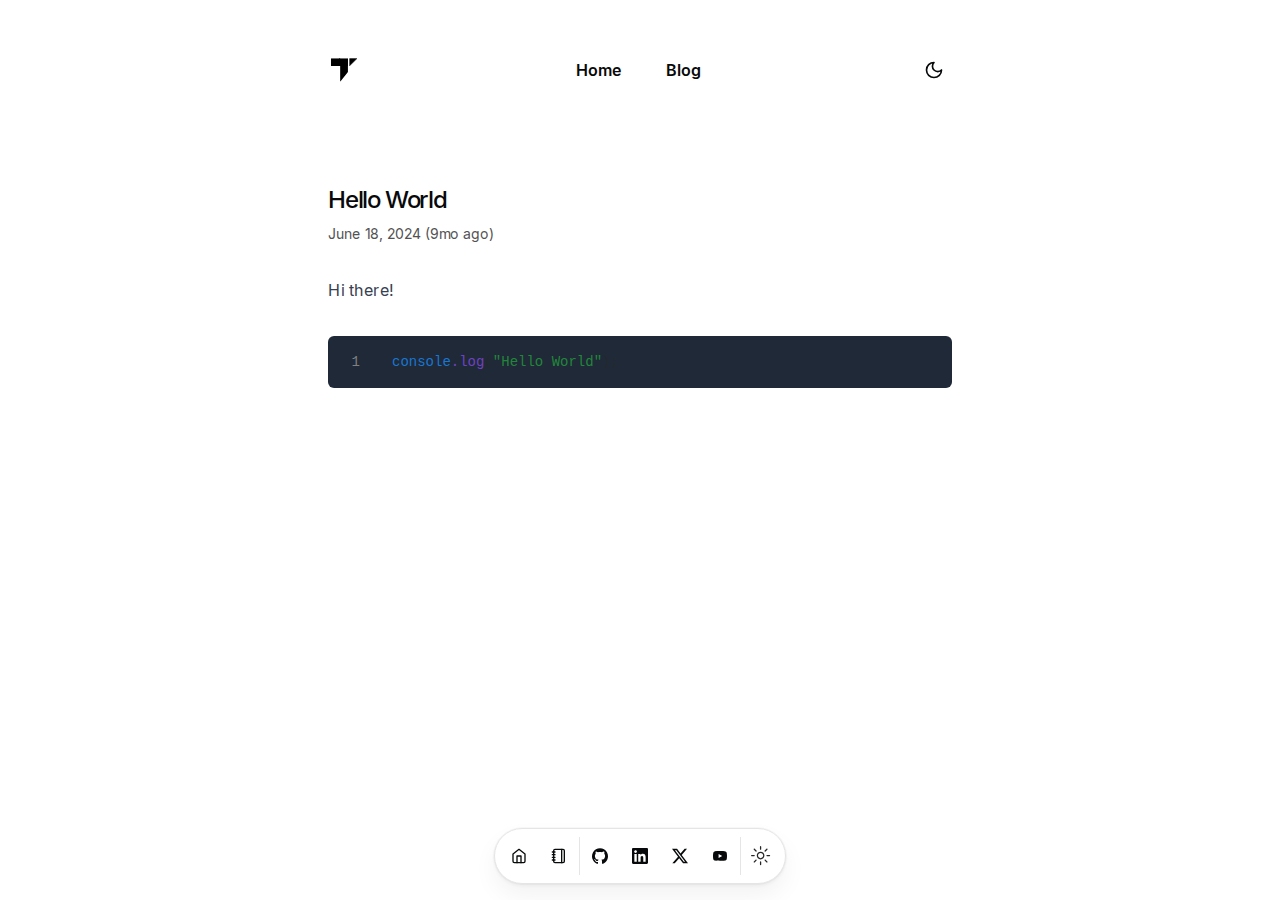
<file: blog/hello-world.html>
<!DOCTYPE html><html lang="en"><head><meta charSet="utf-8"/><meta name="viewport" content="width=device-width, initial-scale=1"/><link rel="preload" href="/_next/static/media/a34f9d1faa5f3315-s.p.woff2" as="font" crossorigin="" type="font/woff2"/><link rel="stylesheet" href="/_next/static/css/3c71445287e21589.css" data-precedence="next"/><link rel="preload" as="script" fetchPriority="low" href="/_next/static/chunks/webpack-fb8b732d9ee86b7c.js"/><script src="/_next/static/chunks/fd9d1056-bb11881ef41582aa.js" async=""></script><script src="/_next/static/chunks/23-d4169bb1b2b13904.js" async=""></script><script src="/_next/static/chunks/main-app-76d6a25562e84638.js" async=""></script><script src="/_next/static/chunks/0e5ce63c-e21fe8bbb1ba0e0f.js" async=""></script><script src="/_next/static/chunks/937-549ba4e9fa78e21d.js" async=""></script><script src="/_next/static/chunks/442-d8cdd08e9358f9f3.js" async=""></script><script src="/_next/static/chunks/958-ba89f4734dc284e5.js" async=""></script><script src="/_next/static/chunks/app/layout-281a817da95e32bb.js" async=""></script><script src="/_next/static/chunks/app/blog/page-0f0a3c93fdd5fe26.js" async=""></script><link rel="icon" href="/favicon.ico"/><title>Hello World | Taiwo Obadare</title><meta name="description" content="My first post on my new blog."/><meta name="robots" content="index, follow"/><meta name="googlebot" content="index, follow, max-video-preview:-1, max-image-preview:large, max-snippet:-1"/><meta property="og:title" content="Hello World"/><meta property="og:description" content="My first post on my new blog."/><meta property="og:url" content="https://taiwoobadare.com/blog/hello-world"/><meta property="og:image" content="https://taiwoobadare.com/og?title=Hello%20World"/><meta property="og:type" content="article"/><meta property="article:published_time" content="2024-06-18"/><meta name="twitter:card" content="summary_large_image"/><meta name="twitter:title" content="Hello World"/><meta name="twitter:description" content="My first post on my new blog."/><meta name="twitter:image" content="https://taiwoobadare.com/og?title=Hello%20World"/><link rel="icon" href="/favicon.ico" type="image/x-icon" sizes="1024x1024"/><meta name="next-size-adjust"/><script src="/_next/static/chunks/polyfills-78c92fac7aa8fdd8.js" noModule=""></script></head><body class="min-h-screen bg-background font-sans antialiased max-w-2xl mx-auto pb-12 sm:pb-24 px-6 __variable_36bd41"><script>!function(){try{var d=document.documentElement,c=d.classList;c.remove('light','dark');var e=localStorage.getItem('theme');if('system'===e||(!e&&false)){var t='(prefers-color-scheme: dark)',m=window.matchMedia(t);if(m.media!==t||m.matches){d.style.colorScheme = 'dark';c.add('dark')}else{d.style.colorScheme = 'light';c.add('light')}}else if(e){c.add(e|| '')}else{c.add('light')}if(e==='light'||e==='dark'||!e)d.style.colorScheme=e||'light'}catch(e){}}()</script><header class="bg-background sm:py-9 pb-10 sm:pb-20 text-foreground"><div class="mx-auto py-4 flex items-center justify-between"><a class="text-2xl font-bold" href="/"><span style="opacity:0;will-change:opacity,transform;transform:translateY(-20px)"><img alt="Logo" loading="lazy" width="32" height="32" decoding="async" data-nimg="1" class="dark:hidden block h-8 w-8" style="color:transparent" src="/logo.svg"/><img alt="Logo" loading="lazy" width="32" height="32" decoding="async" data-nimg="1" class="hidden dark:block h-8 w-8" style="color:transparent" src="/logo-dark.svg"/></span></a><nav class="hidden md:flex space-x-6"><div class="relative" tabindex="0"><a class="hover:text-primary transition-colors text-lg duration-200 " href="/"><span class="inline-flex items-center rounded-md px-2.5 py-1.5 text-xs font-semibold transition-colors focus:outline-none focus:ring-2 focus:ring-ring focus:ring-offset-2 "><span class="text-[1.0rem]">Home</span></span></a></div><div class="relative" tabindex="0"><a class="hover:text-primary transition-colors text-lg duration-200 " href="/blog"><span class="inline-flex items-center rounded-md px-2.5 py-1.5 text-xs font-semibold transition-colors focus:outline-none focus:ring-2 focus:ring-ring focus:ring-offset-2 "><span class="text-[1.0rem]">Blog</span></span></a></div></nav><div class="flex items-center space-x-4"><button class="md:hidden p-2 rounded-full hover:bg-accent" aria-label="Toggle menu" tabindex="0"><svg xmlns="http://www.w3.org/2000/svg" width="20" height="20" viewBox="0 0 24 24" fill="none" stroke="currentColor" stroke-width="2" stroke-linecap="round" stroke-linejoin="round" class="lucide lucide-menu"><line x1="4" x2="20" y1="12" y2="12"></line><line x1="4" x2="20" y1="6" y2="6"></line><line x1="4" x2="20" y1="18" y2="18"></line></svg></button></div></div></header><section id="blog"><script type="application/ld+json">{"@context":"https://schema.org","@type":"BlogPosting","headline":"Hello World","datePublished":"2024-06-18","dateModified":"2024-06-18","description":"My first post on my new blog.","image":"https://taiwoobadare.com/og?title=Hello World","url":"https://taiwoobadare.com/blog/hello-world","author":{"@type":"Person","name":"Taiwo Obadare"}}</script><h1 class="title font-medium text-2xl tracking-tighter max-w-[650px]">Hello World</h1><div class="flex justify-between items-center mt-2 mb-8 text-sm max-w-[650px]"><!--$--><p class="text-sm text-neutral-600 dark:text-neutral-400">June 18, 2024 (9mo ago)</p><!--/$--></div><article class="prose dark:prose-invert"><p>Hi there!</p>
<figure data-rehype-pretty-code-figure=""><pre tabindex="0" data-language="jsx" data-theme="min-light min-dark"><code data-language="jsx" data-theme="min-light min-dark" style="display: grid;"><span data-line=""><span style="--shiki-light:#1976D2;--shiki-dark:#79B8FF">console</span><span style="--shiki-light:#6F42C1;--shiki-dark:#B392F0">.log</span><span style="--shiki-light:#24292EFF;--shiki-dark:#B392F0">(</span><span style="--shiki-light:#22863A;--shiki-dark:#FFAB70">"Hello World"</span><span style="--shiki-light:#24292EFF;--shiki-dark:#B392F0">);</span></span></code></pre></figure></article></section><div class="pointer-events-none fixed inset-x-0 bottom-0 z-30 mx-auto mb-4 flex origin-bottom h-full max-h-14"><div class="fixed bottom-0 inset-x-0 h-16 w-full bg-background to-transparent backdrop-blur-lg [-webkit-mask-image:linear-gradient(to_top,black,transparent)] dark:bg-background"></div><div class="w-max p-2 rounded-full border z-50 pointer-events-auto relative mx-auto flex min-h-full h-full items-center px-1 bg-background [box-shadow:0_0_0_1px_rgba(0,0,0,.03),0_2px_4px_rgba(0,0,0,.05),0_12px_24px_rgba(0,0,0,.05)] transform-gpu dark:[border:1px_solid_rgba(255,255,255,.1)] dark:[box-shadow:0_-20px_80px_-20px_#ffffff1f_inset]"><div class="flex aspect-square cursor-pointer items-center justify-center rounded-full" style="width:40px"><a class="inline-flex items-center justify-center whitespace-nowrap text-sm font-medium transition-colors focus-visible:outline-none focus-visible:ring-1 focus-visible:ring-ring disabled:pointer-events-none disabled:opacity-50 hover:bg-accent hover:text-accent-foreground rounded-full size-12" data-state="closed" href="/"><svg xmlns="http://www.w3.org/2000/svg" width="24" height="24" viewBox="0 0 24 24" fill="none" stroke="currentColor" stroke-width="2" stroke-linecap="round" stroke-linejoin="round" class="lucide lucide-home size-4"><path d="m3 9 9-7 9 7v11a2 2 0 0 1-2 2H5a2 2 0 0 1-2-2z"></path><polyline points="9 22 9 12 15 12 15 22"></polyline></svg></a></div><div class="flex aspect-square cursor-pointer items-center justify-center rounded-full" style="width:40px"><a class="inline-flex items-center justify-center whitespace-nowrap text-sm font-medium transition-colors focus-visible:outline-none focus-visible:ring-1 focus-visible:ring-ring disabled:pointer-events-none disabled:opacity-50 hover:bg-accent hover:text-accent-foreground rounded-full size-12" data-state="closed" href="/blog"><svg xmlns="http://www.w3.org/2000/svg" width="24" height="24" viewBox="0 0 24 24" fill="none" stroke="currentColor" stroke-width="2" stroke-linecap="round" stroke-linejoin="round" class="lucide lucide-notebook size-4"><path d="M2 6h4"></path><path d="M2 10h4"></path><path d="M2 14h4"></path><path d="M2 18h4"></path><rect width="16" height="20" x="4" y="2" rx="2"></rect><path d="M16 2v20"></path></svg></a></div><div data-orientation="vertical" role="none" class="shrink-0 bg-border w-[1px] h-full" mousex="[object Object]" magnification="60" distance="140"></div><div class="flex aspect-square cursor-pointer items-center justify-center rounded-full" style="width:40px"><a class="inline-flex items-center justify-center whitespace-nowrap text-sm font-medium transition-colors focus-visible:outline-none focus-visible:ring-1 focus-visible:ring-ring disabled:pointer-events-none disabled:opacity-50 hover:bg-accent hover:text-accent-foreground rounded-full size-12" data-state="closed" href="https://github.com/taiwo0007"><svg viewBox="0 0 438.549 438.549" class="size-4"><path fill="currentColor" d="M409.132 114.573c-19.608-33.596-46.205-60.194-79.798-79.8-33.598-19.607-70.277-29.408-110.063-29.408-39.781 0-76.472 9.804-110.063 29.408-33.596 19.605-60.192 46.204-79.8 79.8C9.803 148.168 0 184.854 0 224.63c0 47.78 13.94 90.745 41.827 128.906 27.884 38.164 63.906 64.572 108.063 79.227 5.14.954 8.945.283 11.419-1.996 2.475-2.282 3.711-5.14 3.711-8.562 0-.571-.049-5.708-.144-15.417a2549.81 2549.81 0 01-.144-25.406l-6.567 1.136c-4.187.767-9.469 1.092-15.846 1-6.374-.089-12.991-.757-19.842-1.999-6.854-1.231-13.229-4.086-19.13-8.559-5.898-4.473-10.085-10.328-12.56-17.556l-2.855-6.57c-1.903-4.374-4.899-9.233-8.992-14.559-4.093-5.331-8.232-8.945-12.419-10.848l-1.999-1.431c-1.332-.951-2.568-2.098-3.711-3.429-1.142-1.331-1.997-2.663-2.568-3.997-.572-1.335-.098-2.43 1.427-3.289 1.525-.859 4.281-1.276 8.28-1.276l5.708.853c3.807.763 8.516 3.042 14.133 6.851 5.614 3.806 10.229 8.754 13.846 14.842 4.38 7.806 9.657 13.754 15.846 17.847 6.184 4.093 12.419 6.136 18.699 6.136 6.28 0 11.704-.476 16.274-1.423 4.565-.952 8.848-2.383 12.847-4.285 1.713-12.758 6.377-22.559 13.988-29.41-10.848-1.14-20.601-2.857-29.264-5.14-8.658-2.286-17.605-5.996-26.835-11.14-9.235-5.137-16.896-11.516-22.985-19.126-6.09-7.614-11.088-17.61-14.987-29.979-3.901-12.374-5.852-26.648-5.852-42.826 0-23.035 7.52-42.637 22.557-58.817-7.044-17.318-6.379-36.732 1.997-58.24 5.52-1.715 13.706-.428 24.554 3.853 10.85 4.283 18.794 7.952 23.84 10.994 5.046 3.041 9.089 5.618 12.135 7.708 17.705-4.947 35.976-7.421 54.818-7.421s37.117 2.474 54.823 7.421l10.849-6.849c7.419-4.57 16.18-8.758 26.262-12.565 10.088-3.805 17.802-4.853 23.134-3.138 8.562 21.509 9.325 40.922 2.279 58.24 15.036 16.18 22.559 35.787 22.559 58.817 0 16.178-1.958 30.497-5.853 42.966-3.9 12.471-8.941 22.457-15.125 29.979-6.191 7.521-13.901 13.85-23.131 18.986-9.232 5.14-18.182 8.85-26.84 11.136-8.662 2.286-18.415 4.004-29.263 5.146 9.894 8.562 14.842 22.077 14.842 40.539v60.237c0 3.422 1.19 6.279 3.572 8.562 2.379 2.279 6.136 2.95 11.276 1.995 44.163-14.653 80.185-41.062 108.068-79.226 27.88-38.161 41.825-81.126 41.825-128.906-.01-39.771-9.818-76.454-29.414-110.049z"></path></svg></a></div><div class="flex aspect-square cursor-pointer items-center justify-center rounded-full" style="width:40px"><a class="inline-flex items-center justify-center whitespace-nowrap text-sm font-medium transition-colors focus-visible:outline-none focus-visible:ring-1 focus-visible:ring-ring disabled:pointer-events-none disabled:opacity-50 hover:bg-accent hover:text-accent-foreground rounded-full size-12" data-state="closed" href="https://linkedin.com/in/taiwoSE"><svg viewBox="0 0 24 24" xmlns="http://www.w3.org/2000/svg" class="size-4"><title>LinkedIn</title><path fill="currentColor" d="M20.447 20.452h-3.554v-5.569c0-1.328-.027-3.037-1.852-3.037-1.853 0-2.136 1.445-2.136 2.939v5.667H9.351V9h3.414v1.561h.046c.477-.9 1.637-1.85 3.37-1.85 3.601 0 4.267 2.37 4.267 5.455v6.286zM5.337 7.433c-1.144 0-2.063-.926-2.063-2.065 0-1.138.92-2.063 2.063-2.063 1.14 0 2.064.925 2.064 2.063 0 1.139-.925 2.065-2.064 2.065zm1.782 13.019H3.555V9h3.564v11.452zM22.225 0H1.771C.792 0 0 .774 0 1.729v20.542C0 23.227.792 24 1.771 24h20.451C23.2 24 24 23.227 24 22.271V1.729C24 .774 23.2 0 22.222 0h.003z"></path></svg></a></div><div class="flex aspect-square cursor-pointer items-center justify-center rounded-full" style="width:40px"><a class="inline-flex items-center justify-center whitespace-nowrap text-sm font-medium transition-colors focus-visible:outline-none focus-visible:ring-1 focus-visible:ring-ring disabled:pointer-events-none disabled:opacity-50 hover:bg-accent hover:text-accent-foreground rounded-full size-12" data-state="closed" href="https://x.com/mForJesusChrist"><svg viewBox="0 0 24 24" xmlns="http://www.w3.org/2000/svg" class="size-4"><title>X</title><path fill="currentColor" d="M18.901 1.153h3.68l-8.04 9.19L24 22.846h-7.406l-5.8-7.584-6.638 7.584H.474l8.6-9.83L0 1.154h7.594l5.243 6.932ZM17.61 20.644h2.039L6.486 3.24H4.298Z"></path></svg></a></div><div class="flex aspect-square cursor-pointer items-center justify-center rounded-full" style="width:40px"><a class="inline-flex items-center justify-center whitespace-nowrap text-sm font-medium transition-colors focus-visible:outline-none focus-visible:ring-1 focus-visible:ring-ring disabled:pointer-events-none disabled:opacity-50 hover:bg-accent hover:text-accent-foreground rounded-full size-12" data-state="closed" href="https://www.youtube.com/@matthewoluwadare"><svg width="32px" height="32px" viewBox="0 0 32 32" fill="currentColor" xmlns="http://www.w3.org/2000/svg" class="size-4"><title>youtube</title><path d="M29.41,9.26a3.5,3.5,0,0,0-2.47-2.47C24.76,6.2,16,6.2,16,6.2s-8.76,0-10.94.59A3.5,3.5,0,0,0,2.59,9.26,36.13,36.13,0,0,0,2,16a36.13,36.13,0,0,0,.59,6.74,3.5,3.5,0,0,0,2.47,2.47C7.24,25.8,16,25.8,16,25.8s8.76,0,10.94-.59a3.5,3.5,0,0,0,2.47-2.47A36.13,36.13,0,0,0,30,16,36.13,36.13,0,0,0,29.41,9.26ZM13.2,20.2V11.8L20.47,16Z"></path></svg></a></div><div data-orientation="vertical" role="none" class="shrink-0 bg-border w-[1px] h-full py-2" mousex="[object Object]" magnification="60" distance="140"></div><div class="flex aspect-square cursor-pointer items-center justify-center rounded-full" style="width:40px"><button class="inline-flex items-center justify-center whitespace-nowrap text-sm font-medium transition-colors focus-visible:outline-none focus-visible:ring-1 focus-visible:ring-ring disabled:pointer-events-none disabled:opacity-50 hover:bg-accent hover:text-accent-foreground h-9 w-9 rounded-full px-2" type="button"><svg width="15" height="15" viewBox="0 0 15 15" fill="none" xmlns="http://www.w3.org/2000/svg" class="h-[1.2rem] w-[1.2rem] text-neutral-800 dark:hidden dark:text-neutral-200"><path d="M7.5 0C7.77614 0 8 0.223858 8 0.5V2.5C8 2.77614 7.77614 3 7.5 3C7.22386 3 7 2.77614 7 2.5V0.5C7 0.223858 7.22386 0 7.5 0ZM2.1967 2.1967C2.39196 2.00144 2.70854 2.00144 2.90381 2.1967L4.31802 3.61091C4.51328 3.80617 4.51328 4.12276 4.31802 4.31802C4.12276 4.51328 3.80617 4.51328 3.61091 4.31802L2.1967 2.90381C2.00144 2.70854 2.00144 2.39196 2.1967 2.1967ZM0.5 7C0.223858 7 0 7.22386 0 7.5C0 7.77614 0.223858 8 0.5 8H2.5C2.77614 8 3 7.77614 3 7.5C3 7.22386 2.77614 7 2.5 7H0.5ZM2.1967 12.8033C2.00144 12.608 2.00144 12.2915 2.1967 12.0962L3.61091 10.682C3.80617 10.4867 4.12276 10.4867 4.31802 10.682C4.51328 10.8772 4.51328 11.1938 4.31802 11.3891L2.90381 12.8033C2.70854 12.9986 2.39196 12.9986 2.1967 12.8033ZM12.5 7C12.2239 7 12 7.22386 12 7.5C12 7.77614 12.2239 8 12.5 8H14.5C14.7761 8 15 7.77614 15 7.5C15 7.22386 14.7761 7 14.5 7H12.5ZM10.682 4.31802C10.4867 4.12276 10.4867 3.80617 10.682 3.61091L12.0962 2.1967C12.2915 2.00144 12.608 2.00144 12.8033 2.1967C12.9986 2.39196 12.9986 2.70854 12.8033 2.90381L11.3891 4.31802C11.1938 4.51328 10.8772 4.51328 10.682 4.31802ZM8 12.5C8 12.2239 7.77614 12 7.5 12C7.22386 12 7 12.2239 7 12.5V14.5C7 14.7761 7.22386 15 7.5 15C7.77614 15 8 14.7761 8 14.5V12.5ZM10.682 10.682C10.8772 10.4867 11.1938 10.4867 11.3891 10.682L12.8033 12.0962C12.9986 12.2915 12.9986 12.608 12.8033 12.8033C12.608 12.9986 12.2915 12.9986 12.0962 12.8033L10.682 11.3891C10.4867 11.1938 10.4867 10.8772 10.682 10.682ZM5.5 7.5C5.5 6.39543 6.39543 5.5 7.5 5.5C8.60457 5.5 9.5 6.39543 9.5 7.5C9.5 8.60457 8.60457 9.5 7.5 9.5C6.39543 9.5 5.5 8.60457 5.5 7.5ZM7.5 4.5C5.84315 4.5 4.5 5.84315 4.5 7.5C4.5 9.15685 5.84315 10.5 7.5 10.5C9.15685 10.5 10.5 9.15685 10.5 7.5C10.5 5.84315 9.15685 4.5 7.5 4.5Z" fill="currentColor" fill-rule="evenodd" clip-rule="evenodd"></path></svg><svg width="15" height="15" viewBox="0 0 15 15" fill="none" xmlns="http://www.w3.org/2000/svg" class="hidden h-[1.2rem] w-[1.2rem] text-neutral-800 dark:block dark:text-neutral-200"><path d="M2.89998 0.499976C2.89998 0.279062 2.72089 0.0999756 2.49998 0.0999756C2.27906 0.0999756 2.09998 0.279062 2.09998 0.499976V1.09998H1.49998C1.27906 1.09998 1.09998 1.27906 1.09998 1.49998C1.09998 1.72089 1.27906 1.89998 1.49998 1.89998H2.09998V2.49998C2.09998 2.72089 2.27906 2.89998 2.49998 2.89998C2.72089 2.89998 2.89998 2.72089 2.89998 2.49998V1.89998H3.49998C3.72089 1.89998 3.89998 1.72089 3.89998 1.49998C3.89998 1.27906 3.72089 1.09998 3.49998 1.09998H2.89998V0.499976ZM5.89998 3.49998C5.89998 3.27906 5.72089 3.09998 5.49998 3.09998C5.27906 3.09998 5.09998 3.27906 5.09998 3.49998V4.09998H4.49998C4.27906 4.09998 4.09998 4.27906 4.09998 4.49998C4.09998 4.72089 4.27906 4.89998 4.49998 4.89998H5.09998V5.49998C5.09998 5.72089 5.27906 5.89998 5.49998 5.89998C5.72089 5.89998 5.89998 5.72089 5.89998 5.49998V4.89998H6.49998C6.72089 4.89998 6.89998 4.72089 6.89998 4.49998C6.89998 4.27906 6.72089 4.09998 6.49998 4.09998H5.89998V3.49998ZM1.89998 6.49998C1.89998 6.27906 1.72089 6.09998 1.49998 6.09998C1.27906 6.09998 1.09998 6.27906 1.09998 6.49998V7.09998H0.499976C0.279062 7.09998 0.0999756 7.27906 0.0999756 7.49998C0.0999756 7.72089 0.279062 7.89998 0.499976 7.89998H1.09998V8.49998C1.09998 8.72089 1.27906 8.89997 1.49998 8.89997C1.72089 8.89997 1.89998 8.72089 1.89998 8.49998V7.89998H2.49998C2.72089 7.89998 2.89998 7.72089 2.89998 7.49998C2.89998 7.27906 2.72089 7.09998 2.49998 7.09998H1.89998V6.49998ZM8.54406 0.98184L8.24618 0.941586C8.03275 0.917676 7.90692 1.1655 8.02936 1.34194C8.17013 1.54479 8.29981 1.75592 8.41754 1.97445C8.91878 2.90485 9.20322 3.96932 9.20322 5.10022C9.20322 8.37201 6.82247 11.0878 3.69887 11.6097C3.45736 11.65 3.20988 11.6772 2.96008 11.6906C2.74563 11.702 2.62729 11.9535 2.77721 12.1072C2.84551 12.1773 2.91535 12.2458 2.98667 12.3128L3.05883 12.3795L3.31883 12.6045L3.50684 12.7532L3.62796 12.8433L3.81491 12.9742L3.99079 13.089C4.11175 13.1651 4.23536 13.2375 4.36157 13.3059L4.62496 13.4412L4.88553 13.5607L5.18837 13.6828L5.43169 13.7686C5.56564 13.8128 5.70149 13.8529 5.83857 13.8885C5.94262 13.9155 6.04767 13.9401 6.15405 13.9622C6.27993 13.9883 6.40713 14.0109 6.53544 14.0298L6.85241 14.0685L7.11934 14.0892C7.24637 14.0965 7.37436 14.1002 7.50322 14.1002C11.1483 14.1002 14.1032 11.1453 14.1032 7.50023C14.1032 7.25044 14.0893 7.00389 14.0623 6.76131L14.0255 6.48407C13.991 6.26083 13.9453 6.04129 13.8891 5.82642C13.8213 5.56709 13.7382 5.31398 13.6409 5.06881L13.5279 4.80132L13.4507 4.63542L13.3766 4.48666C13.2178 4.17773 13.0353 3.88295 12.8312 3.60423L12.6782 3.40352L12.4793 3.16432L12.3157 2.98361L12.1961 2.85951L12.0355 2.70246L11.8134 2.50184L11.4925 2.24191L11.2483 2.06498L10.9562 1.87446L10.6346 1.68894L10.3073 1.52378L10.1938 1.47176L9.95488 1.3706L9.67791 1.2669L9.42566 1.1846L9.10075 1.09489L8.83599 1.03486L8.54406 0.98184ZM10.4032 5.30023C10.4032 4.27588 10.2002 3.29829 9.83244 2.40604C11.7623 3.28995 13.1032 5.23862 13.1032 7.50023C13.1032 10.593 10.596 13.1002 7.50322 13.1002C6.63646 13.1002 5.81597 12.9036 5.08355 12.5522C6.5419 12.0941 7.81081 11.2082 8.74322 10.0416C8.87963 10.2284 9.10028 10.3497 9.34928 10.3497C9.76349 10.3497 10.0993 10.0139 10.0993 9.59971C10.0993 9.24256 9.84965 8.94373 9.51535 8.86816C9.57741 8.75165 9.63653 8.63334 9.6926 8.51332C9.88358 8.63163 10.1088 8.69993 10.35 8.69993C11.0403 8.69993 11.6 8.14028 11.6 7.44993C11.6 6.75976 11.0406 6.20024 10.3505 6.19993C10.3853 5.90487 10.4032 5.60464 10.4032 5.30023Z" fill="currentColor" fill-rule="evenodd" clip-rule="evenodd"></path></svg></button></div></div></div><script src="/_next/static/chunks/webpack-fb8b732d9ee86b7c.js" async=""></script><script>(self.__next_f=self.__next_f||[]).push([0]);self.__next_f.push([2,null])</script><script>self.__next_f.push([1,"1:HL[\"/_next/static/media/a34f9d1faa5f3315-s.p.woff2\",\"font\",{\"crossOrigin\":\"\",\"type\":\"font/woff2\"}]\n2:HL[\"/_next/static/css/3c71445287e21589.css\",\"style\"]\n"])</script><script>self.__next_f.push([1,"3:I[5751,[],\"\"]\n6:I[9275,[],\"\"]\n8:I[1343,[],\"\"]\n9:I[4858,[\"310\",\"static/chunks/0e5ce63c-e21fe8bbb1ba0e0f.js\",\"937\",\"static/chunks/937-549ba4e9fa78e21d.js\",\"442\",\"static/chunks/442-d8cdd08e9358f9f3.js\",\"958\",\"static/chunks/958-ba89f4734dc284e5.js\",\"185\",\"static/chunks/app/layout-281a817da95e32bb.js\"],\"ThemeProvider\"]\na:I[9736,[\"310\",\"static/chunks/0e5ce63c-e21fe8bbb1ba0e0f.js\",\"937\",\"static/chunks/937-549ba4e9fa78e21d.js\",\"442\",\"static/chunks/442-d8cdd08e9358f9f3.js\",\"958\",\"static/chunks/958-ba89f4734dc284e5.js\",\"185\",\"static/chunks/app/layout-281a817da95e32bb.js\"],\"TooltipProvider\"]\nb:I[6723,[\"310\",\"static/chunks/0e5ce63c-e21fe8bbb1ba0e0f.js\",\"937\",\"static/chunks/937-549ba4e9fa78e21d.js\",\"442\",\"static/chunks/442-d8cdd08e9358f9f3.js\",\"958\",\"static/chunks/958-ba89f4734dc284e5.js\",\"185\",\"static/chunks/app/layout-281a817da95e32bb.js\"],\"default\"]\nc:I[6691,[\"310\",\"static/chunks/0e5ce63c-e21fe8bbb1ba0e0f.js\",\"937\",\"static/chunks/937-549ba4e9fa78e21d.js\",\"442\",\"static/chunks/442-d8cdd08e9358f9f3.js\",\"958\",\"static/chunks/958-ba89f4734dc284e5.js\",\"185\",\"static/chunks/app/layout-281a817da95e32bb.js\"],\"Dock\"]\nd:I[6691,[\"310\",\"static/chunks/0e5ce63c-e21fe8bbb1ba0e0f.js\",\"937\",\"static/chunks/937-549ba4e9fa78e21d.js\",\"442\",\"static/chunks/442-d8cdd08e9358f9f3.js\",\"958\",\"static/chunks/958-ba89f4734dc284e5.js\",\"185\",\"static/chunks/app/layout-281a817da95e32bb.js\"],\"DockIcon\"]\ne:I[9736,[\"310\",\"static/chunks/0e5ce63c-e21fe8bbb1ba0e0f.js\",\"937\",\"static/chunks/937-549ba4e9fa78e21d.js\",\"442\",\"static/chunks/442-d8cdd08e9358f9f3.js\",\"958\",\"static/chunks/958-ba89f4734dc284e5.js\",\"185\",\"static/chunks/app/layout-281a817da95e32bb.js\"],\"Tooltip\"]\nf:I[9736,[\"310\",\"static/chunks/0e5ce63c-e21fe8bbb1ba0e0f.js\",\"937\",\"static/chunks/937-549ba4e9fa78e21d.js\",\"442\",\"static/chunks/442-d8cdd08e9358f9f3.js\",\"958\",\"static/chunks/958-ba89f4734dc284e5.js\",\"185\",\"static/chunks/app/layout-281a817da95e32bb.js\"],\"TooltipTrigger\"]\n10:I[231,[\"937\",\"static/chunks/937-549ba4e9fa78e21d.js\",\"404\",\"static/chunks/app/blog/page-0f0a3c93fdd5fe26.js\"],\"\"]\n11:I[9736,[\"310\""])</script><script>self.__next_f.push([1,",\"static/chunks/0e5ce63c-e21fe8bbb1ba0e0f.js\",\"937\",\"static/chunks/937-549ba4e9fa78e21d.js\",\"442\",\"static/chunks/442-d8cdd08e9358f9f3.js\",\"958\",\"static/chunks/958-ba89f4734dc284e5.js\",\"185\",\"static/chunks/app/layout-281a817da95e32bb.js\"],\"TooltipContent\"]\n12:I[9973,[\"310\",\"static/chunks/0e5ce63c-e21fe8bbb1ba0e0f.js\",\"937\",\"static/chunks/937-549ba4e9fa78e21d.js\",\"442\",\"static/chunks/442-d8cdd08e9358f9f3.js\",\"958\",\"static/chunks/958-ba89f4734dc284e5.js\",\"185\",\"static/chunks/app/layout-281a817da95e32bb.js\"],\"Separator\"]\n14:I[7363,[\"310\",\"static/chunks/0e5ce63c-e21fe8bbb1ba0e0f.js\",\"937\",\"static/chunks/937-549ba4e9fa78e21d.js\",\"442\",\"static/chunks/442-d8cdd08e9358f9f3.js\",\"958\",\"static/chunks/958-ba89f4734dc284e5.js\",\"185\",\"static/chunks/app/layout-281a817da95e32bb.js\"],\"ModeToggle\"]\n16:I[6130,[],\"\"]\n7:[\"slug\",\"hello-world\",\"d\"]\n13:T843,"])</script><script>self.__next_f.push([1,"M409.132 114.573c-19.608-33.596-46.205-60.194-79.798-79.8-33.598-19.607-70.277-29.408-110.063-29.408-39.781 0-76.472 9.804-110.063 29.408-33.596 19.605-60.192 46.204-79.8 79.8C9.803 148.168 0 184.854 0 224.63c0 47.78 13.94 90.745 41.827 128.906 27.884 38.164 63.906 64.572 108.063 79.227 5.14.954 8.945.283 11.419-1.996 2.475-2.282 3.711-5.14 3.711-8.562 0-.571-.049-5.708-.144-15.417a2549.81 2549.81 0 01-.144-25.406l-6.567 1.136c-4.187.767-9.469 1.092-15.846 1-6.374-.089-12.991-.757-19.842-1.999-6.854-1.231-13.229-4.086-19.13-8.559-5.898-4.473-10.085-10.328-12.56-17.556l-2.855-6.57c-1.903-4.374-4.899-9.233-8.992-14.559-4.093-5.331-8.232-8.945-12.419-10.848l-1.999-1.431c-1.332-.951-2.568-2.098-3.711-3.429-1.142-1.331-1.997-2.663-2.568-3.997-.572-1.335-.098-2.43 1.427-3.289 1.525-.859 4.281-1.276 8.28-1.276l5.708.853c3.807.763 8.516 3.042 14.133 6.851 5.614 3.806 10.229 8.754 13.846 14.842 4.38 7.806 9.657 13.754 15.846 17.847 6.184 4.093 12.419 6.136 18.699 6.136 6.28 0 11.704-.476 16.274-1.423 4.565-.952 8.848-2.383 12.847-4.285 1.713-12.758 6.377-22.559 13.988-29.41-10.848-1.14-20.601-2.857-29.264-5.14-8.658-2.286-17.605-5.996-26.835-11.14-9.235-5.137-16.896-11.516-22.985-19.126-6.09-7.614-11.088-17.61-14.987-29.979-3.901-12.374-5.852-26.648-5.852-42.826 0-23.035 7.52-42.637 22.557-58.817-7.044-17.318-6.379-36.732 1.997-58.24 5.52-1.715 13.706-.428 24.554 3.853 10.85 4.283 18.794 7.952 23.84 10.994 5.046 3.041 9.089 5.618 12.135 7.708 17.705-4.947 35.976-7.421 54.818-7.421s37.117 2.474 54.823 7.421l10.849-6.849c7.419-4.57 16.18-8.758 26.262-12.565 10.088-3.805 17.802-4.853 23.134-3.138 8.562 21.509 9.325 40.922 2.279 58.24 15.036 16.18 22.559 35.787 22.559 58.817 0 16.178-1.958 30.497-5.853 42.966-3.9 12.471-8.941 22.457-15.125 29.979-6.191 7.521-13.901 13.85-23.131 18.986-9.232 5.14-18.182 8.85-26.84 11.136-8.662 2.286-18.415 4.004-29.263 5.146 9.894 8.562 14.842 22.077 14.842 40.539v60.237c0 3.422 1.19 6.279 3.572 8.562 2.379 2.279 6.136 2.95 11.276 1.995 44.163-14.653 80.185-41.062 108.068-79.226 27.88-38.161 41.825-81.126 41.825-128.906-.01-39.771-9.818-76.454-29.414-110.049z"])</script><script>self.__next_f.push([1,"17:[]\n"])</script><script>self.__next_f.push([1,"0:[[[\"$\",\"link\",\"0\",{\"rel\":\"stylesheet\",\"href\":\"/_next/static/css/3c71445287e21589.css\",\"precedence\":\"next\",\"crossOrigin\":\"$undefined\"}]],[\"$\",\"$L3\",null,{\"buildId\":\"xYqTZ8VnhmvDOjQPwyzRr\",\"assetPrefix\":\"\",\"initialCanonicalUrl\":\"/blog/hello-world\",\"initialTree\":[\"\",{\"children\":[\"blog\",{\"children\":[[\"slug\",\"hello-world\",\"d\"],{\"children\":[\"__PAGE__?{\\\"slug\\\":\\\"hello-world\\\"}\",{}]}]}]},\"$undefined\",\"$undefined\",true],\"initialSeedData\":[\"\",{\"children\":[\"blog\",{\"children\":[[\"slug\",\"hello-world\",\"d\"],{\"children\":[\"__PAGE__\",{},[[\"$L4\",\"$L5\"],null],null]},[\"$\",\"$L6\",null,{\"parallelRouterKey\":\"children\",\"segmentPath\":[\"children\",\"blog\",\"children\",\"$7\",\"children\"],\"error\":\"$undefined\",\"errorStyles\":\"$undefined\",\"errorScripts\":\"$undefined\",\"template\":[\"$\",\"$L8\",null,{}],\"templateStyles\":\"$undefined\",\"templateScripts\":\"$undefined\",\"notFound\":\"$undefined\",\"notFoundStyles\":\"$undefined\",\"styles\":null}],null]},[\"$\",\"$L6\",null,{\"parallelRouterKey\":\"children\",\"segmentPath\":[\"children\",\"blog\",\"children\"],\"error\":\"$undefined\",\"errorStyles\":\"$undefined\",\"errorScripts\":\"$undefined\",\"template\":[\"$\",\"$L8\",null,{}],\"templateStyles\":\"$undefined\",\"templateScripts\":\"$undefined\",\"notFound\":\"$undefined\",\"notFoundStyles\":\"$undefined\",\"styles\":null}],null]},[[\"$\",\"html\",null,{\"lang\":\"en\",\"suppressHydrationWarning\":true,\"children\":[[\"$\",\"head\",null,{\"children\":[\"$\",\"link\",null,{\"rel\":\"icon\",\"href\":\"/favicon.ico\"}]}],[\"$\",\"body\",null,{\"className\":\"min-h-screen bg-background font-sans antialiased max-w-2xl mx-auto pb-12 sm:pb-24 px-6 __variable_36bd41\",\"children\":[\"$\",\"$L9\",null,{\"attribute\":\"class\",\"defaultTheme\":\"light\",\"children\":[\"$\",\"$La\",null,{\"delayDuration\":0,\"children\":[[\"$\",\"$Lb\",null,{}],[\"$\",\"$L6\",null,{\"parallelRouterKey\":\"children\",\"segmentPath\":[\"children\"],\"error\":\"$undefined\",\"errorStyles\":\"$undefined\",\"errorScripts\":\"$undefined\",\"template\":[\"$\",\"$L8\",null,{}],\"templateStyles\":\"$undefined\",\"templateScripts\":\"$undefined\",\"notFound\":[[\"$\",\"title\",null,{\"children\":\"404: This page could not be found.\"}],[\"$\",\"div\",null,{\"style\":{\"fontFamily\":\"system-ui,\\\"Segoe UI\\\",Roboto,Helvetica,Arial,sans-serif,\\\"Apple Color Emoji\\\",\\\"Segoe UI Emoji\\\"\",\"height\":\"100vh\",\"textAlign\":\"center\",\"display\":\"flex\",\"flexDirection\":\"column\",\"alignItems\":\"center\",\"justifyContent\":\"center\"},\"children\":[\"$\",\"div\",null,{\"children\":[[\"$\",\"style\",null,{\"dangerouslySetInnerHTML\":{\"__html\":\"body{color:#000;background:#fff;margin:0}.next-error-h1{border-right:1px solid rgba(0,0,0,.3)}@media (prefers-color-scheme:dark){body{color:#fff;background:#000}.next-error-h1{border-right:1px solid rgba(255,255,255,.3)}}\"}}],[\"$\",\"h1\",null,{\"className\":\"next-error-h1\",\"style\":{\"display\":\"inline-block\",\"margin\":\"0 20px 0 0\",\"padding\":\"0 23px 0 0\",\"fontSize\":24,\"fontWeight\":500,\"verticalAlign\":\"top\",\"lineHeight\":\"49px\"},\"children\":\"404\"}],[\"$\",\"div\",null,{\"style\":{\"display\":\"inline-block\"},\"children\":[\"$\",\"h2\",null,{\"style\":{\"fontSize\":14,\"fontWeight\":400,\"lineHeight\":\"49px\",\"margin\":0},\"children\":\"This page could not be found.\"}]}]]}]}]],\"notFoundStyles\":[],\"styles\":null}],[\"$\",\"div\",null,{\"className\":\"pointer-events-none fixed inset-x-0 bottom-0 z-30 mx-auto mb-4 flex origin-bottom h-full max-h-14\",\"children\":[[\"$\",\"div\",null,{\"className\":\"fixed bottom-0 inset-x-0 h-16 w-full bg-background to-transparent backdrop-blur-lg [-webkit-mask-image:linear-gradient(to_top,black,transparent)] dark:bg-background\"}],[\"$\",\"$Lc\",null,{\"className\":\"z-50 pointer-events-auto relative mx-auto flex min-h-full h-full items-center px-1 bg-background [box-shadow:0_0_0_1px_rgba(0,0,0,.03),0_2px_4px_rgba(0,0,0,.05),0_12px_24px_rgba(0,0,0,.05)] transform-gpu dark:[border:1px_solid_rgba(255,255,255,.1)] dark:[box-shadow:0_-20px_80px_-20px_#ffffff1f_inset] \",\"children\":[[[\"$\",\"$Ld\",\"/\",{\"children\":[\"$\",\"$Le\",null,{\"children\":[[\"$\",\"$Lf\",null,{\"asChild\":true,\"children\":[\"$\",\"$L10\",null,{\"href\":\"/\",\"className\":\"inline-flex items-center justify-center whitespace-nowrap text-sm font-medium transition-colors focus-visible:outline-none focus-visible:ring-1 focus-visible:ring-ring disabled:pointer-events-none disabled:opacity-50 hover:bg-accent hover:text-accent-foreground rounded-full size-12\",\"children\":[\"$\",\"svg\",null,{\"xmlns\":\"http://www.w3.org/2000/svg\",\"width\":24,\"height\":24,\"viewBox\":\"0 0 24 24\",\"fill\":\"none\",\"stroke\":\"currentColor\",\"strokeWidth\":2,\"strokeLinecap\":\"round\",\"strokeLinejoin\":\"round\",\"className\":\"lucide lucide-home size-4\",\"children\":[[\"$\",\"path\",\"y5dka4\",{\"d\":\"m3 9 9-7 9 7v11a2 2 0 0 1-2 2H5a2 2 0 0 1-2-2z\"}],[\"$\",\"polyline\",\"e2us08\",{\"points\":\"9 22 9 12 15 12 15 22\"}],\"$undefined\"]}]}]}],[\"$\",\"$L11\",null,{\"children\":[\"$\",\"p\",null,{\"children\":\"Home\"}]}]]}]}],[\"$\",\"$Ld\",\"/blog\",{\"children\":[\"$\",\"$Le\",null,{\"children\":[[\"$\",\"$Lf\",null,{\"asChild\":true,\"children\":[\"$\",\"$L10\",null,{\"href\":\"/blog\",\"className\":\"inline-flex items-center justify-center whitespace-nowrap text-sm font-medium transition-colors focus-visible:outline-none focus-visible:ring-1 focus-visible:ring-ring disabled:pointer-events-none disabled:opacity-50 hover:bg-accent hover:text-accent-foreground rounded-full size-12\",\"children\":[\"$\",\"svg\",null,{\"xmlns\":\"http://www.w3.org/2000/svg\",\"width\":24,\"height\":24,\"viewBox\":\"0 0 24 24\",\"fill\":\"none\",\"stroke\":\"currentColor\",\"strokeWidth\":2,\"strokeLinecap\":\"round\",\"strokeLinejoin\":\"round\",\"className\":\"lucide lucide-notebook size-4\",\"children\":[[\"$\",\"path\",\"aawbzj\",{\"d\":\"M2 6h4\"}],[\"$\",\"path\",\"l0bgd4\",{\"d\":\"M2 10h4\"}],[\"$\",\"path\",\"1gsvsf\",{\"d\":\"M2 14h4\"}],[\"$\",\"path\",\"1bu2t1\",{\"d\":\"M2 18h4\"}],[\"$\",\"rect\",\"1nb95v\",{\"width\":\"16\",\"height\":\"20\",\"x\":\"4\",\"y\":\"2\",\"rx\":\"2\"}],[\"$\",\"path\",\"rotuqe\",{\"d\":\"M16 2v20\"}],\"$undefined\"]}]}]}],[\"$\",\"$L11\",null,{\"children\":[\"$\",\"p\",null,{\"children\":\"Blog\"}]}]]}]}]],[\"$\",\"$L12\",null,{\"orientation\":\"vertical\",\"className\":\"h-full\"}],[[\"$\",\"$Ld\",\"GitHub\",{\"children\":[\"$\",\"$Le\",null,{\"children\":[[\"$\",\"$Lf\",null,{\"asChild\":true,\"children\":[\"$\",\"$L10\",null,{\"href\":\"https://github.com/taiwo0007\",\"className\":\"inline-flex items-center justify-center whitespace-nowrap text-sm font-medium transition-colors focus-visible:outline-none focus-visible:ring-1 focus-visible:ring-ring disabled:pointer-events-none disabled:opacity-50 hover:bg-accent hover:text-accent-foreground rounded-full size-12\",\"children\":[\"$\",\"svg\",null,{\"viewBox\":\"0 0 438.549 438.549\",\"className\":\"size-4\",\"children\":[\"$\",\"path\",null,{\"fill\":\"currentColor\",\"d\":\"$13\"}]}]}]}],[\"$\",\"$L11\",null,{\"children\":[\"$\",\"p\",null,{\"children\":\"GitHub\"}]}]]}]}],[\"$\",\"$Ld\",\"LinkedIn\",{\"children\":[\"$\",\"$Le\",null,{\"children\":[[\"$\",\"$Lf\",null,{\"asChild\":true,\"children\":[\"$\",\"$L10\",null,{\"href\":\"https://linkedin.com/in/taiwoSE\",\"className\":\"inline-flex items-center justify-center whitespace-nowrap text-sm font-medium transition-colors focus-visible:outline-none focus-visible:ring-1 focus-visible:ring-ring disabled:pointer-events-none disabled:opacity-50 hover:bg-accent hover:text-accent-foreground rounded-full size-12\",\"children\":[\"$\",\"svg\",null,{\"viewBox\":\"0 0 24 24\",\"xmlns\":\"http://www.w3.org/2000/svg\",\"className\":\"size-4\",\"children\":[[\"$\",\"title\",null,{\"children\":\"LinkedIn\"}],[\"$\",\"path\",null,{\"fill\":\"currentColor\",\"d\":\"M20.447 20.452h-3.554v-5.569c0-1.328-.027-3.037-1.852-3.037-1.853 0-2.136 1.445-2.136 2.939v5.667H9.351V9h3.414v1.561h.046c.477-.9 1.637-1.85 3.37-1.85 3.601 0 4.267 2.37 4.267 5.455v6.286zM5.337 7.433c-1.144 0-2.063-.926-2.063-2.065 0-1.138.92-2.063 2.063-2.063 1.14 0 2.064.925 2.064 2.063 0 1.139-.925 2.065-2.064 2.065zm1.782 13.019H3.555V9h3.564v11.452zM22.225 0H1.771C.792 0 0 .774 0 1.729v20.542C0 23.227.792 24 1.771 24h20.451C23.2 24 24 23.227 24 22.271V1.729C24 .774 23.2 0 22.222 0h.003z\"}]]}]}]}],[\"$\",\"$L11\",null,{\"children\":[\"$\",\"p\",null,{\"children\":\"LinkedIn\"}]}]]}]}],[\"$\",\"$Ld\",\"X\",{\"children\":[\"$\",\"$Le\",null,{\"children\":[[\"$\",\"$Lf\",null,{\"asChild\":true,\"children\":[\"$\",\"$L10\",null,{\"href\":\"https://x.com/mForJesusChrist\",\"className\":\"inline-flex items-center justify-center whitespace-nowrap text-sm font-medium transition-colors focus-visible:outline-none focus-visible:ring-1 focus-visible:ring-ring disabled:pointer-events-none disabled:opacity-50 hover:bg-accent hover:text-accent-foreground rounded-full size-12\",\"children\":[\"$\",\"svg\",null,{\"viewBox\":\"0 0 24 24\",\"xmlns\":\"http://www.w3.org/2000/svg\",\"className\":\"size-4\",\"children\":[[\"$\",\"title\",null,{\"children\":\"X\"}],[\"$\",\"path\",null,{\"fill\":\"currentColor\",\"d\":\"M18.901 1.153h3.68l-8.04 9.19L24 22.846h-7.406l-5.8-7.584-6.638 7.584H.474l8.6-9.83L0 1.154h7.594l5.243 6.932ZM17.61 20.644h2.039L6.486 3.24H4.298Z\"}]]}]}]}],[\"$\",\"$L11\",null,{\"children\":[\"$\",\"p\",null,{\"children\":\"X\"}]}]]}]}],[\"$\",\"$Ld\",\"Youtube\",{\"children\":[\"$\",\"$Le\",null,{\"children\":[[\"$\",\"$Lf\",null,{\"asChild\":true,\"children\":[\"$\",\"$L10\",null,{\"href\":\"https://www.youtube.com/@matthewoluwadare\",\"className\":\"inline-flex items-center justify-center whitespace-nowrap text-sm font-medium transition-colors focus-visible:outline-none focus-visible:ring-1 focus-visible:ring-ring disabled:pointer-events-none disabled:opacity-50 hover:bg-accent hover:text-accent-foreground rounded-full size-12\",\"children\":[\"$\",\"svg\",null,{\"width\":\"32px\",\"height\":\"32px\",\"viewBox\":\"0 0 32 32\",\"fill\":\"currentColor\",\"xmlns\":\"http://www.w3.org/2000/svg\",\"className\":\"size-4\",\"children\":[[\"$\",\"title\",null,{\"children\":\"youtube\"}],[\"$\",\"path\",null,{\"d\":\"M29.41,9.26a3.5,3.5,0,0,0-2.47-2.47C24.76,6.2,16,6.2,16,6.2s-8.76,0-10.94.59A3.5,3.5,0,0,0,2.59,9.26,36.13,36.13,0,0,0,2,16a36.13,36.13,0,0,0,.59,6.74,3.5,3.5,0,0,0,2.47,2.47C7.24,25.8,16,25.8,16,25.8s8.76,0,10.94-.59a3.5,3.5,0,0,0,2.47-2.47A36.13,36.13,0,0,0,30,16,36.13,36.13,0,0,0,29.41,9.26ZM13.2,20.2V11.8L20.47,16Z\"}]]}]}]}],[\"$\",\"$L11\",null,{\"children\":[\"$\",\"p\",null,{\"children\":\"Youtube\"}]}]]}]}]],[\"$\",\"$L12\",null,{\"orientation\":\"vertical\",\"className\":\"h-full py-2\"}],[\"$\",\"$Ld\",null,{\"children\":[\"$\",\"$Le\",null,{\"children\":[[\"$\",\"$Lf\",null,{\"asChild\":true,\"children\":[\"$\",\"$L14\",null,{}]}],[\"$\",\"$L11\",null,{\"children\":[\"$\",\"p\",null,{\"children\":\"Theme\"}]}]]}]}]]}]]}]]}]}]}]]}],null],null],\"couldBeIntercepted\":false,\"initialHead\":[false,\"$L15\"],\"globalErrorComponent\":\"$16\",\"missingSlots\":\"$W17\"}]]\n"])</script><script>self.__next_f.push([1,"18:\"$Sreact.suspense\"\n5:[\"$\",\"section\",null,{\"id\":\"blog\",\"children\":[[\"$\",\"script\",null,{\"type\":\"application/ld+json\",\"suppressHydrationWarning\":true,\"dangerouslySetInnerHTML\":{\"__html\":\"{\\\"@context\\\":\\\"https://schema.org\\\",\\\"@type\\\":\\\"BlogPosting\\\",\\\"headline\\\":\\\"Hello World\\\",\\\"datePublished\\\":\\\"2024-06-18\\\",\\\"dateModified\\\":\\\"2024-06-18\\\",\\\"description\\\":\\\"My first post on my new blog.\\\",\\\"image\\\":\\\"https://taiwoobadare.com/og?title=Hello World\\\",\\\"url\\\":\\\"https://taiwoobadare.com/blog/hello-world\\\",\\\"author\\\":{\\\"@type\\\":\\\"Person\\\",\\\"name\\\":\\\"Taiwo Obadare\\\"}}\"}}],[\"$\",\"h1\",null,{\"className\":\"title font-medium text-2xl tracking-tighter max-w-[650px]\",\"children\":\"Hello World\"}],[\"$\",\"div\",null,{\"className\":\"flex justify-between items-center mt-2 mb-8 text-sm max-w-[650px]\",\"children\":[\"$\",\"$18\",null,{\"fallback\":[\"$\",\"p\",null,{\"className\":\"h-5\"}],\"children\":[\"$\",\"p\",null,{\"className\":\"text-sm text-neutral-600 dark:text-neutral-400\",\"children\":\"June 18, 2024 (9mo ago)\"}]}]}],[\"$\",\"article\",null,{\"className\":\"prose dark:prose-invert\",\"dangerouslySetInnerHTML\":{\"__html\":\"\u003cp\u003eHi there!\u003c/p\u003e\\n\u003cfigure data-rehype-pretty-code-figure=\\\"\\\"\u003e\u003cpre tabindex=\\\"0\\\" data-language=\\\"jsx\\\" data-theme=\\\"min-light min-dark\\\"\u003e\u003ccode data-language=\\\"jsx\\\" data-theme=\\\"min-light min-dark\\\" style=\\\"display: grid;\\\"\u003e\u003cspan data-line=\\\"\\\"\u003e\u003cspan style=\\\"--shiki-light:#1976D2;--shiki-dark:#79B8FF\\\"\u003econsole\u003c/span\u003e\u003cspan style=\\\"--shiki-light:#6F42C1;--shiki-dark:#B392F0\\\"\u003e.log\u003c/span\u003e\u003cspan style=\\\"--shiki-light:#24292EFF;--shiki-dark:#B392F0\\\"\u003e(\u003c/span\u003e\u003cspan style=\\\"--shiki-light:#22863A;--shiki-dark:#FFAB70\\\"\u003e\\\"Hello World\\\"\u003c/span\u003e\u003cspan style=\\\"--shiki-light:#24292EFF;--shiki-dark:#B392F0\\\"\u003e);\u003c/span\u003e\u003c/span\u003e\u003c/code\u003e\u003c/pre\u003e\u003c/figure\u003e\"}}]]}]\n15:[[\"$\",\"meta\",\"0\",{\"name\":\"viewport\",\"content\":\"width=device-width, initial-scale=1\"}],[\"$\",\"meta\",\"1\",{\"charSet\":\"utf-8\"}],[\"$\",\"title\",\"2\",{\"children\":\"Hello World | Taiwo Obadare\"}],[\"$\",\"meta\",\"3\",{\"name\":\"description\",\"content\":\"My first post on my new blog.\"}],[\"$\",\"meta\",\"4\",{\"name\":\"robots\",\"content\":\"ind"])</script><script>self.__next_f.push([1,"ex, follow\"}],[\"$\",\"meta\",\"5\",{\"name\":\"googlebot\",\"content\":\"index, follow, max-video-preview:-1, max-image-preview:large, max-snippet:-1\"}],[\"$\",\"meta\",\"6\",{\"property\":\"og:title\",\"content\":\"Hello World\"}],[\"$\",\"meta\",\"7\",{\"property\":\"og:description\",\"content\":\"My first post on my new blog.\"}],[\"$\",\"meta\",\"8\",{\"property\":\"og:url\",\"content\":\"https://taiwoobadare.com/blog/hello-world\"}],[\"$\",\"meta\",\"9\",{\"property\":\"og:image\",\"content\":\"https://taiwoobadare.com/og?title=Hello%20World\"}],[\"$\",\"meta\",\"10\",{\"property\":\"og:type\",\"content\":\"article\"}],[\"$\",\"meta\",\"11\",{\"property\":\"article:published_time\",\"content\":\"2024-06-18\"}],[\"$\",\"meta\",\"12\",{\"name\":\"twitter:card\",\"content\":\"summary_large_image\"}],[\"$\",\"meta\",\"13\",{\"name\":\"twitter:title\",\"content\":\"Hello World\"}],[\"$\",\"meta\",\"14\",{\"name\":\"twitter:description\",\"content\":\"My first post on my new blog.\"}],[\"$\",\"meta\",\"15\",{\"name\":\"twitter:image\",\"content\":\"https://taiwoobadare.com/og?title=Hello%20World\"}],[\"$\",\"link\",\"16\",{\"rel\":\"icon\",\"href\":\"/favicon.ico\",\"type\":\"image/x-icon\",\"sizes\":\"1024x1024\"}],[\"$\",\"meta\",\"17\",{\"name\":\"next-size-adjust\"}]]\n4:null\n"])</script></body></html>
</file>
<file: _next/static/css/3c71445287e21589.css>
@font-face{font-family:__Inter_36bd41;font-style:normal;font-weight:100 900;font-display:swap;src:url(/_next/static/media/55c55f0601d81cf3-s.woff2) format("woff2");unicode-range:u+0460-052f,u+1c80-1c88,u+20b4,u+2de0-2dff,u+a640-a69f,u+fe2e-fe2f}@font-face{font-family:__Inter_36bd41;font-style:normal;font-weight:100 900;font-display:swap;src:url(/_next/static/media/26a46d62cd723877-s.woff2) format("woff2");unicode-range:u+0301,u+0400-045f,u+0490-0491,u+04b0-04b1,u+2116}@font-face{font-family:__Inter_36bd41;font-style:normal;font-weight:100 900;font-display:swap;src:url(/_next/static/media/97e0cb1ae144a2a9-s.woff2) format("woff2");unicode-range:u+1f??}@font-face{font-family:__Inter_36bd41;font-style:normal;font-weight:100 900;font-display:swap;src:url(/_next/static/media/581909926a08bbc8-s.woff2) format("woff2");unicode-range:u+0370-0377,u+037a-037f,u+0384-038a,u+038c,u+038e-03a1,u+03a3-03ff}@font-face{font-family:__Inter_36bd41;font-style:normal;font-weight:100 900;font-display:swap;src:url(/_next/static/media/df0a9ae256c0569c-s.woff2) format("woff2");unicode-range:u+0102-0103,u+0110-0111,u+0128-0129,u+0168-0169,u+01a0-01a1,u+01af-01b0,u+0300-0301,u+0303-0304,u+0308-0309,u+0323,u+0329,u+1ea0-1ef9,u+20ab}@font-face{font-family:__Inter_36bd41;font-style:normal;font-weight:100 900;font-display:swap;src:url(/_next/static/media/6d93bde91c0c2823-s.woff2) format("woff2");unicode-range:u+0100-02af,u+0304,u+0308,u+0329,u+1e00-1e9f,u+1ef2-1eff,u+2020,u+20a0-20ab,u+20ad-20c0,u+2113,u+2c60-2c7f,u+a720-a7ff}@font-face{font-family:__Inter_36bd41;font-style:normal;font-weight:100 900;font-display:swap;src:url(/_next/static/media/a34f9d1faa5f3315-s.p.woff2) format("woff2");unicode-range:u+00??,u+0131,u+0152-0153,u+02bb-02bc,u+02c6,u+02da,u+02dc,u+0304,u+0308,u+0329,u+2000-206f,u+2074,u+20ac,u+2122,u+2191,u+2193,u+2212,u+2215,u+feff,u+fffd}@font-face{font-family:__Inter_Fallback_36bd41;src:local("Arial");ascent-override:90.49%;descent-override:22.56%;line-gap-override:0.00%;size-adjust:107.06%}.__className_36bd41{font-family:__Inter_36bd41,__Inter_Fallback_36bd41;font-style:normal}.__variable_36bd41{--font-sans:"__Inter_36bd41","__Inter_Fallback_36bd41"}*,:after,:before{--tw-border-spacing-x:0;--tw-border-spacing-y:0;--tw-translate-x:0;--tw-translate-y:0;--tw-rotate:0;--tw-skew-x:0;--tw-skew-y:0;--tw-scale-x:1;--tw-scale-y:1;--tw-pan-x: ;--tw-pan-y: ;--tw-pinch-zoom: ;--tw-scroll-snap-strictness:proximity;--tw-gradient-from-position: ;--tw-gradient-via-position: ;--tw-gradient-to-position: ;--tw-ordinal: ;--tw-slashed-zero: ;--tw-numeric-figure: ;--tw-numeric-spacing: ;--tw-numeric-fraction: ;--tw-ring-inset: ;--tw-ring-offset-width:0px;--tw-ring-offset-color:#fff;--tw-ring-color:rgba(59,130,246,.5);--tw-ring-offset-shadow:0 0 #0000;--tw-ring-shadow:0 0 #0000;--tw-shadow:0 0 #0000;--tw-shadow-colored:0 0 #0000;--tw-blur: ;--tw-brightness: ;--tw-contrast: ;--tw-grayscale: ;--tw-hue-rotate: ;--tw-invert: ;--tw-saturate: ;--tw-sepia: ;--tw-drop-shadow: ;--tw-backdrop-blur: ;--tw-backdrop-brightness: ;--tw-backdrop-contrast: ;--tw-backdrop-grayscale: ;--tw-backdrop-hue-rotate: ;--tw-backdrop-invert: ;--tw-backdrop-opacity: ;--tw-backdrop-saturate: ;--tw-backdrop-sepia: ;--tw-contain-size: ;--tw-contain-layout: ;--tw-contain-paint: ;--tw-contain-style: }::backdrop{--tw-border-spacing-x:0;--tw-border-spacing-y:0;--tw-translate-x:0;--tw-translate-y:0;--tw-rotate:0;--tw-skew-x:0;--tw-skew-y:0;--tw-scale-x:1;--tw-scale-y:1;--tw-pan-x: ;--tw-pan-y: ;--tw-pinch-zoom: ;--tw-scroll-snap-strictness:proximity;--tw-gradient-from-position: ;--tw-gradient-via-position: ;--tw-gradient-to-position: ;--tw-ordinal: ;--tw-slashed-zero: ;--tw-numeric-figure: ;--tw-numeric-spacing: ;--tw-numeric-fraction: ;--tw-ring-inset: ;--tw-ring-offset-width:0px;--tw-ring-offset-color:#fff;--tw-ring-color:rgba(59,130,246,.5);--tw-ring-offset-shadow:0 0 #0000;--tw-ring-shadow:0 0 #0000;--tw-shadow:0 0 #0000;--tw-shadow-colored:0 0 #0000;--tw-blur: ;--tw-brightness: ;--tw-contrast: ;--tw-grayscale: ;--tw-hue-rotate: ;--tw-invert: ;--tw-saturate: ;--tw-sepia: ;--tw-drop-shadow: ;--tw-backdrop-blur: ;--tw-backdrop-brightness: ;--tw-backdrop-contrast: ;--tw-backdrop-grayscale: ;--tw-backdrop-hue-rotate: ;--tw-backdrop-invert: ;--tw-backdrop-opacity: ;--tw-backdrop-saturate: ;--tw-backdrop-sepia: ;--tw-contain-size: ;--tw-contain-layout: ;--tw-contain-paint: ;--tw-contain-style: }/*
! tailwindcss v3.4.13 | MIT License | https://tailwindcss.com
*/*,:after,:before{box-sizing:border-box;border:0 solid #e5e7eb}:after,:before{--tw-content:""}:host,html{line-height:1.5;-webkit-text-size-adjust:100%;-moz-tab-size:4;tab-size:4;font-family:var(--font-sans),ui-sans-serif,system-ui,sans-serif,"Apple Color Emoji","Segoe UI Emoji","Segoe UI Symbol","Noto Color Emoji";font-feature-settings:normal;font-variation-settings:normal;-webkit-tap-highlight-color:transparent}body{margin:0;line-height:inherit}hr{height:0;color:inherit;border-top-width:1px}abbr:where([title]){text-decoration:underline dotted}h1,h2,h3,h4,h5,h6{font-size:inherit;font-weight:inherit}a{color:inherit;text-decoration:inherit}b,strong{font-weight:bolder}code,kbd,pre,samp{font-family:ui-monospace,SFMono-Regular,Menlo,Monaco,Consolas,Liberation Mono,Courier New,monospace;font-feature-settings:normal;font-variation-settings:normal;font-size:1em}small{font-size:80%}sub,sup{font-size:75%;line-height:0;position:relative;vertical-align:baseline}sub{bottom:-.25em}sup{top:-.5em}table{text-indent:0;border-color:inherit;border-collapse:collapse}button,input,optgroup,select,textarea{font-family:inherit;font-feature-settings:inherit;font-variation-settings:inherit;font-size:100%;font-weight:inherit;line-height:inherit;letter-spacing:inherit;color:inherit;margin:0;padding:0}button,select{text-transform:none}button,input:where([type=button]),input:where([type=reset]),input:where([type=submit]){-webkit-appearance:button;background-color:transparent;background-image:none}:-moz-focusring{outline:auto}:-moz-ui-invalid{box-shadow:none}progress{vertical-align:baseline}::-webkit-inner-spin-button,::-webkit-outer-spin-button{height:auto}[type=search]{-webkit-appearance:textfield;outline-offset:-2px}::-webkit-search-decoration{-webkit-appearance:none}::-webkit-file-upload-button{-webkit-appearance:button;font:inherit}summary{display:list-item}blockquote,dd,dl,figure,h1,h2,h3,h4,h5,h6,hr,p,pre{margin:0}fieldset{margin:0}fieldset,legend{padding:0}menu,ol,ul{list-style:none;margin:0;padding:0}dialog{padding:0}textarea{resize:vertical}input::placeholder,textarea::placeholder{opacity:1;color:#9ca3af}[role=button],button{cursor:pointer}:disabled{cursor:default}audio,canvas,embed,iframe,img,object,svg,video{display:block;vertical-align:middle}img,video{max-width:100%;height:auto}[hidden]{display:none}:root{--background:0 0% 100%;--foreground:210 11.1% 3.53%;--card:0 0% 100%;--card-foreground:210 11.1% 3.53%;--popover:0 0% 100%;--popover-foreground:210 11.1% 3.53%;--primary:0 0% 9%;--primary-foreground:0 0% 98%;--secondary:0 0% 96.1%;--secondary-foreground:0 0% 9%;--muted:0 0% 96.1%;--muted-foreground:0 0% 45.1%;--accent:0 0% 96.1%;--accent-foreground:0 0% 9%;--destructive:0 84.2% 60.2%;--destructive-foreground:0 0% 98%;--border:0 0% 89.8%;--input:0 0% 89.8%;--ring:0 0% 3.9%;--radius:0.5rem}.dark{--background:0 0% 8.24%;--foreground:0 0% 98%;--card:210 11.1% 3.53%;--card-foreground:0 0% 98%;--popover:210 11.1% 3.53%;--popover-foreground:0 0% 98%;--primary:0 0% 98%;--primary-foreground:0 0% 9%;--secondary:0 0% 14.9%;--secondary-foreground:0 0% 98%;--muted:0 0% 14.9%;--muted-foreground:0 0% 63.9%;--accent:0 0% 14.9%;--accent-foreground:0 0% 98%;--destructive:0 62.8% 30.6%;--destructive-foreground:0 0% 98%;--border:0 0% 14.9%;--input:0 0% 14.9%;--ring:0 0% 83.1%}*{border-color:hsl(var(--border))}body{background-color:hsl(var(--background));color:hsl(var(--foreground))}.prose{color:var(--tw-prose-body);max-width:65ch}.prose :where(p):not(:where([class~=not-prose],[class~=not-prose] *)){margin-top:1.25em;margin-bottom:1.25em}.prose :where([class~=lead]):not(:where([class~=not-prose],[class~=not-prose] *)){color:var(--tw-prose-lead);font-size:1.25em;line-height:1.6;margin-top:1.2em;margin-bottom:1.2em}.prose :where(a):not(:where([class~=not-prose],[class~=not-prose] *)){color:var(--tw-prose-links);text-decoration:underline;font-weight:500}.prose :where(strong):not(:where([class~=not-prose],[class~=not-prose] *)){color:var(--tw-prose-bold);font-weight:600}.prose :where(a strong):not(:where([class~=not-prose],[class~=not-prose] *)){color:inherit}.prose :where(blockquote strong):not(:where([class~=not-prose],[class~=not-prose] *)){color:inherit}.prose :where(thead th strong):not(:where([class~=not-prose],[class~=not-prose] *)){color:inherit}.prose :where(ol):not(:where([class~=not-prose],[class~=not-prose] *)){list-style-type:decimal;margin-top:1.25em;margin-bottom:1.25em;padding-inline-start:1.625em}.prose :where(ol[type=A]):not(:where([class~=not-prose],[class~=not-prose] *)){list-style-type:upper-alpha}.prose :where(ol[type=a]):not(:where([class~=not-prose],[class~=not-prose] *)){list-style-type:lower-alpha}.prose :where(ol[type=A s]):not(:where([class~=not-prose],[class~=not-prose] *)){list-style-type:upper-alpha}.prose :where(ol[type=a s]):not(:where([class~=not-prose],[class~=not-prose] *)){list-style-type:lower-alpha}.prose :where(ol[type=I]):not(:where([class~=not-prose],[class~=not-prose] *)){list-style-type:upper-roman}.prose :where(ol[type=i]):not(:where([class~=not-prose],[class~=not-prose] *)){list-style-type:lower-roman}.prose :where(ol[type=I s]):not(:where([class~=not-prose],[class~=not-prose] *)){list-style-type:upper-roman}.prose :where(ol[type=i s]):not(:where([class~=not-prose],[class~=not-prose] *)){list-style-type:lower-roman}.prose :where(ol[type="1"]):not(:where([class~=not-prose],[class~=not-prose] *)){list-style-type:decimal}.prose :where(ul):not(:where([class~=not-prose],[class~=not-prose] *)){list-style-type:disc;margin-top:1.25em;margin-bottom:1.25em;padding-inline-start:1.625em}.prose :where(ol>li):not(:where([class~=not-prose],[class~=not-prose] *))::marker{font-weight:400;color:var(--tw-prose-counters)}.prose :where(ul>li):not(:where([class~=not-prose],[class~=not-prose] *))::marker{color:var(--tw-prose-bullets)}.prose :where(dt):not(:where([class~=not-prose],[class~=not-prose] *)){color:var(--tw-prose-headings);font-weight:600;margin-top:1.25em}.prose :where(hr):not(:where([class~=not-prose],[class~=not-prose] *)){border-color:var(--tw-prose-hr);border-top-width:1px;margin-top:3em;margin-bottom:3em}.prose :where(blockquote):not(:where([class~=not-prose],[class~=not-prose] *)){font-weight:500;font-style:italic;color:var(--tw-prose-quotes);border-inline-start-width:.25rem;border-inline-start-color:var(--tw-prose-quote-borders);quotes:"\201C""\201D""\2018""\2019";margin-top:1.6em;margin-bottom:1.6em;padding-inline-start:1em}.prose :where(blockquote p:first-of-type):not(:where([class~=not-prose],[class~=not-prose] *)):before{content:open-quote}.prose :where(blockquote p:last-of-type):not(:where([class~=not-prose],[class~=not-prose] *)):after{content:close-quote}.prose :where(h1):not(:where([class~=not-prose],[class~=not-prose] *)){color:var(--tw-prose-headings);font-weight:800;font-size:2.25em;margin-top:0;margin-bottom:.8888889em;line-height:1.1111111}.prose :where(h1 strong):not(:where([class~=not-prose],[class~=not-prose] *)){font-weight:900;color:inherit}.prose :where(h2):not(:where([class~=not-prose],[class~=not-prose] *)){color:var(--tw-prose-headings);font-weight:700;font-size:1.5em;margin-top:2em;margin-bottom:1em;line-height:1.3333333}.prose :where(h2 strong):not(:where([class~=not-prose],[class~=not-prose] *)){font-weight:800;color:inherit}.prose :where(h3):not(:where([class~=not-prose],[class~=not-prose] *)){color:var(--tw-prose-headings);font-weight:600;font-size:1.25em;margin-top:1.6em;margin-bottom:.6em;line-height:1.6}.prose :where(h3 strong):not(:where([class~=not-prose],[class~=not-prose] *)){font-weight:700;color:inherit}.prose :where(h4):not(:where([class~=not-prose],[class~=not-prose] *)){color:var(--tw-prose-headings);font-weight:600;margin-top:1.5em;margin-bottom:.5em;line-height:1.5}.prose :where(h4 strong):not(:where([class~=not-prose],[class~=not-prose] *)){font-weight:700;color:inherit}.prose :where(img):not(:where([class~=not-prose],[class~=not-prose] *)){margin-top:2em;margin-bottom:2em}.prose :where(picture):not(:where([class~=not-prose],[class~=not-prose] *)){display:block;margin-top:2em;margin-bottom:2em}.prose :where(video):not(:where([class~=not-prose],[class~=not-prose] *)){margin-top:2em;margin-bottom:2em}.prose :where(kbd):not(:where([class~=not-prose],[class~=not-prose] *)){font-weight:500;font-family:inherit;color:var(--tw-prose-kbd);box-shadow:0 0 0 1px rgb(var(--tw-prose-kbd-shadows)/10%),0 3px 0 rgb(var(--tw-prose-kbd-shadows)/10%);font-size:.875em;border-radius:.3125rem;padding-top:.1875em;padding-inline-end:.375em;padding-bottom:.1875em;padding-inline-start:.375em}.prose :where(code):not(:where([class~=not-prose],[class~=not-prose] *)){color:var(--tw-prose-code);font-weight:600;font-size:.875em}.prose :where(code):not(:where([class~=not-prose],[class~=not-prose] *)):before{content:"`"}.prose :where(code):not(:where([class~=not-prose],[class~=not-prose] *)):after{content:"`"}.prose :where(a code):not(:where([class~=not-prose],[class~=not-prose] *)){color:inherit}.prose :where(h1 code):not(:where([class~=not-prose],[class~=not-prose] *)){color:inherit}.prose :where(h2 code):not(:where([class~=not-prose],[class~=not-prose] *)){color:inherit;font-size:.875em}.prose :where(h3 code):not(:where([class~=not-prose],[class~=not-prose] *)){color:inherit;font-size:.9em}.prose :where(h4 code):not(:where([class~=not-prose],[class~=not-prose] *)){color:inherit}.prose :where(blockquote code):not(:where([class~=not-prose],[class~=not-prose] *)){color:inherit}.prose :where(thead th code):not(:where([class~=not-prose],[class~=not-prose] *)){color:inherit}.prose :where(pre):not(:where([class~=not-prose],[class~=not-prose] *)){color:var(--tw-prose-pre-code);background-color:var(--tw-prose-pre-bg);overflow-x:auto;font-weight:400;font-size:.875em;line-height:1.7142857;margin-top:1.7142857em;margin-bottom:1.7142857em;border-radius:.375rem;padding-top:.8571429em;padding-inline-end:1.1428571em;padding-bottom:.8571429em;padding-inline-start:1.1428571em}.prose :where(pre code):not(:where([class~=not-prose],[class~=not-prose] *)){background-color:transparent;border-width:0;border-radius:0;padding:0;font-weight:inherit;color:inherit;font-size:inherit;font-family:inherit;line-height:inherit}.prose :where(pre code):not(:where([class~=not-prose],[class~=not-prose] *)):before{content:none}.prose :where(pre code):not(:where([class~=not-prose],[class~=not-prose] *)):after{content:none}.prose :where(table):not(:where([class~=not-prose],[class~=not-prose] *)){width:100%;table-layout:auto;margin-top:2em;margin-bottom:2em;font-size:.875em;line-height:1.7142857}.prose :where(thead):not(:where([class~=not-prose],[class~=not-prose] *)){border-bottom-width:1px;border-bottom-color:var(--tw-prose-th-borders)}.prose :where(thead th):not(:where([class~=not-prose],[class~=not-prose] *)){color:var(--tw-prose-headings);font-weight:600;vertical-align:bottom;padding-inline-end:.5714286em;padding-bottom:.5714286em;padding-inline-start:.5714286em}.prose :where(tbody tr):not(:where([class~=not-prose],[class~=not-prose] *)){border-bottom-width:1px;border-bottom-color:var(--tw-prose-td-borders)}.prose :where(tbody tr:last-child):not(:where([class~=not-prose],[class~=not-prose] *)){border-bottom-width:0}.prose :where(tbody td):not(:where([class~=not-prose],[class~=not-prose] *)){vertical-align:baseline}.prose :where(tfoot):not(:where([class~=not-prose],[class~=not-prose] *)){border-top-width:1px;border-top-color:var(--tw-prose-th-borders)}.prose :where(tfoot td):not(:where([class~=not-prose],[class~=not-prose] *)){vertical-align:top}.prose :where(th,td):not(:where([class~=not-prose],[class~=not-prose] *)){text-align:start}.prose :where(figure>*):not(:where([class~=not-prose],[class~=not-prose] *)){margin-top:0;margin-bottom:0}.prose :where(figcaption):not(:where([class~=not-prose],[class~=not-prose] *)){color:var(--tw-prose-captions);font-size:.875em;line-height:1.4285714;margin-top:.8571429em}.prose{--tw-prose-body:#374151;--tw-prose-headings:#111827;--tw-prose-lead:#4b5563;--tw-prose-links:#111827;--tw-prose-bold:#111827;--tw-prose-counters:#6b7280;--tw-prose-bullets:#d1d5db;--tw-prose-hr:#e5e7eb;--tw-prose-quotes:#111827;--tw-prose-quote-borders:#e5e7eb;--tw-prose-captions:#6b7280;--tw-prose-kbd:#111827;--tw-prose-kbd-shadows:17 24 39;--tw-prose-code:#111827;--tw-prose-pre-code:#e5e7eb;--tw-prose-pre-bg:#1f2937;--tw-prose-th-borders:#d1d5db;--tw-prose-td-borders:#e5e7eb;--tw-prose-invert-body:#d1d5db;--tw-prose-invert-headings:#fff;--tw-prose-invert-lead:#9ca3af;--tw-prose-invert-links:#fff;--tw-prose-invert-bold:#fff;--tw-prose-invert-counters:#9ca3af;--tw-prose-invert-bullets:#4b5563;--tw-prose-invert-hr:#374151;--tw-prose-invert-quotes:#f3f4f6;--tw-prose-invert-quote-borders:#374151;--tw-prose-invert-captions:#9ca3af;--tw-prose-invert-kbd:#fff;--tw-prose-invert-kbd-shadows:255 255 255;--tw-prose-invert-code:#fff;--tw-prose-invert-pre-code:#d1d5db;--tw-prose-invert-pre-bg:rgba(0,0,0,.5);--tw-prose-invert-th-borders:#4b5563;--tw-prose-invert-td-borders:#374151;font-size:1rem;line-height:1.75}.prose :where(picture>img):not(:where([class~=not-prose],[class~=not-prose] *)){margin-top:0;margin-bottom:0}.prose :where(li):not(:where([class~=not-prose],[class~=not-prose] *)){margin-top:.5em;margin-bottom:.5em}.prose :where(ol>li):not(:where([class~=not-prose],[class~=not-prose] *)){padding-inline-start:.375em}.prose :where(ul>li):not(:where([class~=not-prose],[class~=not-prose] *)){padding-inline-start:.375em}.prose :where(.prose>ul>li p):not(:where([class~=not-prose],[class~=not-prose] *)){margin-top:.75em;margin-bottom:.75em}.prose :where(.prose>ul>li>p:first-child):not(:where([class~=not-prose],[class~=not-prose] *)){margin-top:1.25em}.prose :where(.prose>ul>li>p:last-child):not(:where([class~=not-prose],[class~=not-prose] *)){margin-bottom:1.25em}.prose :where(.prose>ol>li>p:first-child):not(:where([class~=not-prose],[class~=not-prose] *)){margin-top:1.25em}.prose :where(.prose>ol>li>p:last-child):not(:where([class~=not-prose],[class~=not-prose] *)){margin-bottom:1.25em}.prose :where(ul ul,ul ol,ol ul,ol ol):not(:where([class~=not-prose],[class~=not-prose] *)){margin-top:.75em;margin-bottom:.75em}.prose :where(dl):not(:where([class~=not-prose],[class~=not-prose] *)){margin-top:1.25em;margin-bottom:1.25em}.prose :where(dd):not(:where([class~=not-prose],[class~=not-prose] *)){margin-top:.5em;padding-inline-start:1.625em}.prose :where(hr+*):not(:where([class~=not-prose],[class~=not-prose] *)){margin-top:0}.prose :where(h2+*):not(:where([class~=not-prose],[class~=not-prose] *)){margin-top:0}.prose :where(h3+*):not(:where([class~=not-prose],[class~=not-prose] *)){margin-top:0}.prose :where(h4+*):not(:where([class~=not-prose],[class~=not-prose] *)){margin-top:0}.prose :where(thead th:first-child):not(:where([class~=not-prose],[class~=not-prose] *)){padding-inline-start:0}.prose :where(thead th:last-child):not(:where([class~=not-prose],[class~=not-prose] *)){padding-inline-end:0}.prose :where(tbody td,tfoot td):not(:where([class~=not-prose],[class~=not-prose] *)){padding-top:.5714286em;padding-inline-end:.5714286em;padding-bottom:.5714286em;padding-inline-start:.5714286em}.prose :where(tbody td:first-child,tfoot td:first-child):not(:where([class~=not-prose],[class~=not-prose] *)){padding-inline-start:0}.prose :where(tbody td:last-child,tfoot td:last-child):not(:where([class~=not-prose],[class~=not-prose] *)){padding-inline-end:0}.prose :where(figure):not(:where([class~=not-prose],[class~=not-prose] *)){margin-top:2em;margin-bottom:2em}.prose :where(.prose>:first-child):not(:where([class~=not-prose],[class~=not-prose] *)){margin-top:0}.prose :where(.prose>:last-child):not(:where([class~=not-prose],[class~=not-prose] *)){margin-bottom:0}.pointer-events-none{pointer-events:none}.pointer-events-auto{pointer-events:auto}.visible{visibility:visible}.fixed{position:fixed}.absolute{position:absolute}.relative{position:relative}.inset-0{inset:0}.inset-x-0{left:0;right:0}.-left-16{left:-4rem}.-right-16{right:-4rem}.-right-2{right:-.5rem}.-top-2{top:-.5rem}.bottom-0{bottom:0}.left-1\/2{left:50%}.top-0{top:0}.top-2{top:.5rem}.top-4{top:1rem}.z-10{z-index:10}.z-30{z-index:30}.z-50{z-index:50}.m-auto{margin:auto}.mx-auto{margin-left:auto;margin-right:auto}.mb-4{margin-bottom:1rem}.mb-8{margin-bottom:2rem}.ml-10{margin-left:2.5rem}.ml-4{margin-left:1rem}.mt-1{margin-top:.25rem}.mt-2{margin-top:.5rem}.mt-20{margin-top:5rem}.mt-auto{margin-top:auto}.block{display:block}.inline-block{display:inline-block}.flex{display:flex}.inline-flex{display:inline-flex}.table{display:table}.grid{display:grid}.hidden{display:none}.aspect-square{aspect-ratio:1/1}.size-12{width:3rem;height:3rem}.size-28{width:7rem;height:7rem}.size-3{width:.75rem;height:.75rem}.size-4{width:1rem;height:1rem}.size-8{width:2rem;height:2rem}.h-10{height:2.5rem}.h-16{height:4rem}.h-4{height:1rem}.h-40{height:10rem}.h-5{height:1.25rem}.h-6{height:1.5rem}.h-8{height:2rem}.h-9{height:2.25rem}.h-\[1\.2rem\]{height:1.2rem}.h-\[1px\]{height:1px}.h-full{height:100%}.h-screen{height:100vh}.max-h-14{max-height:3.5rem}.min-h-0{min-height:0}.min-h-\[100dvh\]{min-height:100dvh}.min-h-full{min-height:100%}.min-h-screen{min-height:100vh}.w-10{width:2.5rem}.w-4{width:1rem}.w-5{width:1.25rem}.w-8{width:2rem}.w-9{width:2.25rem}.w-\[1\.2rem\]{width:1.2rem}.w-\[1px\]{width:1px}.w-full{width:100%}.w-max{width:max-content}.max-w-2xl{max-width:42rem}.max-w-4xl{max-width:56rem}.max-w-\[600px\]{max-width:600px}.max-w-\[650px\]{max-width:650px}.max-w-\[800px\]{max-width:800px}.max-w-full{max-width:100%}.flex-1{flex:1 1 0%}.flex-none{flex:none}.shrink-0{flex-shrink:0}.flex-grow{flex-grow:1}.origin-bottom{transform-origin:bottom}.-translate-x-1\/2{--tw-translate-x:-50%}.-translate-x-1\/2,.translate-x-0{transform:translate(var(--tw-translate-x),var(--tw-translate-y)) rotate(var(--tw-rotate)) skewX(var(--tw-skew-x)) skewY(var(--tw-skew-y)) scaleX(var(--tw-scale-x)) scaleY(var(--tw-scale-y))}.translate-x-0{--tw-translate-x:0px}.rotate-0{--tw-rotate:0deg}.rotate-0,.rotate-90{transform:translate(var(--tw-translate-x),var(--tw-translate-y)) rotate(var(--tw-rotate)) skewX(var(--tw-skew-x)) skewY(var(--tw-skew-y)) scaleX(var(--tw-scale-x)) scaleY(var(--tw-scale-y))}.rotate-90{--tw-rotate:90deg}.transform{transform:translate(var(--tw-translate-x),var(--tw-translate-y)) rotate(var(--tw-rotate)) skewX(var(--tw-skew-x)) skewY(var(--tw-skew-y)) scaleX(var(--tw-scale-x)) scaleY(var(--tw-scale-y))}.transform-gpu{transform:translate3d(var(--tw-translate-x),var(--tw-translate-y),0) rotate(var(--tw-rotate)) skewX(var(--tw-skew-x)) skewY(var(--tw-skew-y)) scaleX(var(--tw-scale-x)) scaleY(var(--tw-scale-y))}@keyframes pulse{50%{opacity:.5}}.animate-pulse{animation:pulse 2s cubic-bezier(.4,0,.6,1) infinite}.cursor-not-allowed{cursor:not-allowed}.cursor-pointer{cursor:pointer}.grid-cols-1{grid-template-columns:repeat(1,minmax(0,1fr))}.flex-row{flex-direction:row}.flex-col{flex-direction:column}.flex-wrap{flex-wrap:wrap}.items-start{align-items:flex-start}.items-end{align-items:flex-end}.items-center{align-items:center}.justify-start{justify-content:flex-start}.justify-end{justify-content:flex-end}.justify-center{justify-content:center}.justify-between{justify-content:space-between}.gap-1{gap:.25rem}.gap-2{gap:.5rem}.gap-3{gap:.75rem}.gap-4{gap:1rem}.gap-x-1{column-gap:.25rem}.gap-x-2{column-gap:.5rem}.gap-y-3{row-gap:.75rem}.space-x-4>:not([hidden])~:not([hidden]){--tw-space-x-reverse:0;margin-right:calc(1rem * var(--tw-space-x-reverse));margin-left:calc(1rem * calc(1 - var(--tw-space-x-reverse)))}.space-x-6>:not([hidden])~:not([hidden]){--tw-space-x-reverse:0;margin-right:calc(1.5rem * var(--tw-space-x-reverse));margin-left:calc(1.5rem * calc(1 - var(--tw-space-x-reverse)))}.space-y-1>:not([hidden])~:not([hidden]){--tw-space-y-reverse:0;margin-top:calc(.25rem * calc(1 - var(--tw-space-y-reverse)));margin-bottom:calc(.25rem * var(--tw-space-y-reverse))}.space-y-1\.5>:not([hidden])~:not([hidden]){--tw-space-y-reverse:0;margin-top:calc(.375rem * calc(1 - var(--tw-space-y-reverse)));margin-bottom:calc(.375rem * var(--tw-space-y-reverse))}.space-y-10>:not([hidden])~:not([hidden]){--tw-space-y-reverse:0;margin-top:calc(2.5rem * calc(1 - var(--tw-space-y-reverse)));margin-bottom:calc(2.5rem * var(--tw-space-y-reverse))}.space-y-12>:not([hidden])~:not([hidden]){--tw-space-y-reverse:0;margin-top:calc(3rem * calc(1 - var(--tw-space-y-reverse)));margin-bottom:calc(3rem * var(--tw-space-y-reverse))}.space-y-2>:not([hidden])~:not([hidden]){--tw-space-y-reverse:0;margin-top:calc(.5rem * calc(1 - var(--tw-space-y-reverse)));margin-bottom:calc(.5rem * var(--tw-space-y-reverse))}.space-y-3>:not([hidden])~:not([hidden]){--tw-space-y-reverse:0;margin-top:calc(.75rem * calc(1 - var(--tw-space-y-reverse)));margin-bottom:calc(.75rem * var(--tw-space-y-reverse))}.space-y-4>:not([hidden])~:not([hidden]){--tw-space-y-reverse:0;margin-top:calc(1rem * calc(1 - var(--tw-space-y-reverse)));margin-bottom:calc(1rem * var(--tw-space-y-reverse))}.space-y-8>:not([hidden])~:not([hidden]){--tw-space-y-reverse:0;margin-top:calc(2rem * calc(1 - var(--tw-space-y-reverse)));margin-bottom:calc(2rem * var(--tw-space-y-reverse))}.divide-y>:not([hidden])~:not([hidden]){--tw-divide-y-reverse:0;border-top-width:calc(1px * calc(1 - var(--tw-divide-y-reverse)));border-bottom-width:calc(1px * var(--tw-divide-y-reverse))}.divide-dashed>:not([hidden])~:not([hidden]){border-style:dashed}.overflow-hidden{overflow:hidden}.whitespace-nowrap{white-space:nowrap}.text-pretty{text-wrap:pretty}.rounded-full{border-radius:9999px}.rounded-lg{border-radius:var(--radius)}.rounded-md{border-radius:calc(var(--radius) - 2px)}.border{border-width:1px}.border-l{border-left-width:1px}.border-input{border-color:hsl(var(--input))}.border-transparent{border-color:transparent}.bg-\[\#141414\]{--tw-bg-opacity:1;background-color:rgb(20 20 20/var(--tw-bg-opacity))}.bg-background{background-color:hsl(var(--background))}.bg-background\/80{background-color:hsl(var(--background)/.8)}.bg-black{--tw-bg-opacity:1;background-color:rgb(0 0 0/var(--tw-bg-opacity))}.bg-border{background-color:hsl(var(--border))}.bg-destructive{background-color:hsl(var(--destructive))}.bg-foreground{background-color:hsl(var(--foreground))}.bg-muted{background-color:hsl(var(--muted))}.bg-primary{background-color:hsl(var(--primary))}.bg-secondary{background-color:hsl(var(--secondary))}.bg-white{--tw-bg-opacity:1;background-color:rgb(255 255 255/var(--tw-bg-opacity))}.bg-opacity-80{--tw-bg-opacity:0.8}.to-transparent{--tw-gradient-to:transparent var(--tw-gradient-to-position)}.object-contain{object-fit:contain}.object-cover{object-fit:cover}.object-top{object-position:top}.p-2{padding:.5rem}.p-4{padding:1rem}.px-1{padding-left:.25rem;padding-right:.25rem}.px-2{padding-left:.5rem;padding-right:.5rem}.px-2\.5{padding-left:.625rem;padding-right:.625rem}.px-3{padding-left:.75rem;padding-right:.75rem}.px-4{padding-left:1rem;padding-right:1rem}.px-6{padding-left:1.5rem;padding-right:1.5rem}.px-8{padding-left:2rem;padding-right:2rem}.py-0{padding-top:0;padding-bottom:0}.py-0\.5{padding-top:.125rem;padding-bottom:.125rem}.py-1{padding-top:.25rem;padding-bottom:.25rem}.py-1\.5{padding-top:.375rem;padding-bottom:.375rem}.py-12{padding-top:3rem;padding-bottom:3rem}.py-2{padding-top:.5rem;padding-bottom:.5rem}.py-4{padding-top:1rem;padding-bottom:1rem}.pb-10{padding-bottom:2.5rem}.pb-12{padding-bottom:3rem}.pb-2{padding-bottom:.5rem}.pt-2{padding-top:.5rem}.text-center{text-align:center}.text-right{text-align:right}.align-middle{vertical-align:middle}.font-sans{font-family:var(--font-sans),ui-sans-serif,system-ui,sans-serif,"Apple Color Emoji","Segoe UI Emoji","Segoe UI Symbol","Noto Color Emoji"}.text-2xl{font-size:1.5rem;line-height:2rem}.text-3xl{font-size:1.875rem;line-height:2.25rem}.text-\[1\.0rem\]{font-size:1rem}.text-\[10px\]{font-size:10px}.text-base{font-size:1rem;line-height:1.5rem}.text-lg{font-size:1.125rem;line-height:1.75rem}.text-sm{font-size:.875rem;line-height:1.25rem}.text-xl{font-size:1.25rem;line-height:1.75rem}.text-xs{font-size:.75rem;line-height:1rem}.font-bold{font-weight:700}.font-medium{font-weight:500}.font-semibold{font-weight:600}.tabular-nums{--tw-numeric-spacing:tabular-nums;font-variant-numeric:var(--tw-ordinal) var(--tw-slashed-zero) var(--tw-numeric-figure) var(--tw-numeric-spacing) var(--tw-numeric-fraction)}.leading-none{line-height:1}.tracking-tight{letter-spacing:-.025em}.tracking-tighter{letter-spacing:-.05em}.text-background{color:hsl(var(--background))}.text-blue-500{--tw-text-opacity:1;color:rgb(59 130 246/var(--tw-text-opacity))}.text-card-foreground{color:hsl(var(--card-foreground))}.text-destructive-foreground{color:hsl(var(--destructive-foreground))}.text-foreground{color:hsl(var(--foreground))}.text-gray-500{--tw-text-opacity:1;color:rgb(107 114 128/var(--tw-text-opacity))}.text-muted-foreground{color:hsl(var(--muted-foreground))}.text-neutral-600{--tw-text-opacity:1;color:rgb(82 82 82/var(--tw-text-opacity))}.text-neutral-800{--tw-text-opacity:1;color:rgb(38 38 38/var(--tw-text-opacity))}.text-primary{color:hsl(var(--primary))}.text-primary-foreground{color:hsl(var(--primary-foreground))}.text-secondary-foreground{color:hsl(var(--secondary-foreground))}.text-white{--tw-text-opacity:1;color:rgb(255 255 255/var(--tw-text-opacity))}.underline{text-decoration-line:underline}.underline-offset-4{text-underline-offset:4px}.antialiased{-webkit-font-smoothing:antialiased;-moz-osx-font-smoothing:grayscale}.opacity-0{opacity:0}.opacity-50{opacity:.5}.shadow{--tw-shadow:0 1px 3px 0 rgba(0,0,0,.1),0 1px 2px -1px rgba(0,0,0,.1);--tw-shadow-colored:0 1px 3px 0 var(--tw-shadow-color),0 1px 2px -1px var(--tw-shadow-color)}.shadow,.shadow-lg{box-shadow:var(--tw-ring-offset-shadow,0 0 #0000),var(--tw-ring-shadow,0 0 #0000),var(--tw-shadow)}.shadow-lg{--tw-shadow:0 10px 15px -3px rgba(0,0,0,.1),0 4px 6px -4px rgba(0,0,0,.1);--tw-shadow-colored:0 10px 15px -3px var(--tw-shadow-color),0 4px 6px -4px var(--tw-shadow-color)}.shadow-sm{--tw-shadow:0 1px 2px 0 rgba(0,0,0,.05);--tw-shadow-colored:0 1px 2px 0 var(--tw-shadow-color);box-shadow:var(--tw-ring-offset-shadow,0 0 #0000),var(--tw-ring-shadow,0 0 #0000),var(--tw-shadow)}.outline{outline-style:solid}.blur{--tw-blur:blur(8px)}.blur,.filter{filter:var(--tw-blur) var(--tw-brightness) var(--tw-contrast) var(--tw-grayscale) var(--tw-hue-rotate) var(--tw-invert) var(--tw-saturate) var(--tw-sepia) var(--tw-drop-shadow)}.backdrop-blur-lg{--tw-backdrop-blur:blur(16px)}.backdrop-blur-lg,.backdrop-blur-md{-webkit-backdrop-filter:var(--tw-backdrop-blur) var(--tw-backdrop-brightness) var(--tw-backdrop-contrast) var(--tw-backdrop-grayscale) var(--tw-backdrop-hue-rotate) var(--tw-backdrop-invert) var(--tw-backdrop-opacity) var(--tw-backdrop-saturate) var(--tw-backdrop-sepia);backdrop-filter:var(--tw-backdrop-blur) var(--tw-backdrop-brightness) var(--tw-backdrop-contrast) var(--tw-backdrop-grayscale) var(--tw-backdrop-hue-rotate) var(--tw-backdrop-invert) var(--tw-backdrop-opacity) var(--tw-backdrop-saturate) var(--tw-backdrop-sepia)}.backdrop-blur-md{--tw-backdrop-blur:blur(12px)}.backdrop-blur-sm{--tw-backdrop-blur:blur(4px);-webkit-backdrop-filter:var(--tw-backdrop-blur) var(--tw-backdrop-brightness) var(--tw-backdrop-contrast) var(--tw-backdrop-grayscale) var(--tw-backdrop-hue-rotate) var(--tw-backdrop-invert) var(--tw-backdrop-opacity) var(--tw-backdrop-saturate) var(--tw-backdrop-sepia);backdrop-filter:var(--tw-backdrop-blur) var(--tw-backdrop-brightness) var(--tw-backdrop-contrast) var(--tw-backdrop-grayscale) var(--tw-backdrop-hue-rotate) var(--tw-backdrop-invert) var(--tw-backdrop-opacity) var(--tw-backdrop-saturate) var(--tw-backdrop-sepia)}.transition{transition-property:color,background-color,border-color,text-decoration-color,fill,stroke,opacity,box-shadow,transform,filter,backdrop-filter;transition-timing-function:cubic-bezier(.4,0,.2,1);transition-duration:.15s}.transition-all{transition-property:all;transition-timing-function:cubic-bezier(.4,0,.2,1);transition-duration:.15s}.transition-colors{transition-property:color,background-color,border-color,text-decoration-color,fill,stroke;transition-timing-function:cubic-bezier(.4,0,.2,1);transition-duration:.15s}.duration-200{transition-duration:.2s}.duration-300{transition-duration:.3s}.ease-out{transition-timing-function:cubic-bezier(0,0,.2,1)}@keyframes enter{0%{opacity:var(--tw-enter-opacity,1);transform:translate3d(var(--tw-enter-translate-x,0),var(--tw-enter-translate-y,0),0) scale3d(var(--tw-enter-scale,1),var(--tw-enter-scale,1),var(--tw-enter-scale,1)) rotate(var(--tw-enter-rotate,0))}}@keyframes exit{to{opacity:var(--tw-exit-opacity,1);transform:translate3d(var(--tw-exit-translate-x,0),var(--tw-exit-translate-y,0),0) scale3d(var(--tw-exit-scale,1),var(--tw-exit-scale,1),var(--tw-exit-scale,1)) rotate(var(--tw-exit-rotate,0))}}.animate-in{animation-name:enter;animation-duration:.15s;--tw-enter-opacity:initial;--tw-enter-scale:initial;--tw-enter-rotate:initial;--tw-enter-translate-x:initial;--tw-enter-translate-y:initial}.fade-in-0{--tw-enter-opacity:0}.zoom-in-95{--tw-enter-scale:.95}.duration-200{animation-duration:.2s}.duration-300{animation-duration:.3s}.ease-out{animation-timing-function:cubic-bezier(0,0,.2,1)}.\[-webkit-mask-image\:linear-gradient\(to_top\2c black\2c transparent\)\]{-webkit-mask-image:linear-gradient(0deg,#000,transparent)}.\[box-shadow\:0_0_0_1px_rgba\(0\2c 0\2c 0\2c \.03\)\2c 0_2px_4px_rgba\(0\2c 0\2c 0\2c \.05\)\2c 0_12px_24px_rgba\(0\2c 0\2c 0\2c \.05\)\]{box-shadow:0 0 0 1px rgba(0,0,0,.03),0 2px 4px rgba(0,0,0,.05),0 12px 24px rgba(0,0,0,.05)}h3 code{font-size:1.125rem!important;line-height:1.75rem!important}@media (min-width:768px){h3 code{font-size:1.25rem!important;line-height:1.75rem!important}}pre{overflow-x:auto;border-radius:var(--radius);padding-left:0!important;padding-right:0!important;padding-top:1rem;padding-bottom:1rem}pre [data-line]{padding-left:1rem;padding-right:1rem}code{font-size:.875rem;line-height:1.25rem;line-height:2!important}@media (min-width:768px){code{font-size:1rem;line-height:1.5rem}}pre>code{counter-reset:line}code[data-theme*=" "],code[data-theme*=" "] span{color:var(--shiki-light);background-color:var(--shiki-light-bg)}@media (prefers-color-scheme:dark){code[data-theme*=" "],code[data-theme*=" "] span{color:var(--shiki-dark);background-color:var(--shiki-dark-bg)}}code[data-line-numbers]{counter-reset:line}code[data-line-numbers]>[data-line]:before{counter-increment:line;content:counter(line);margin-right:1rem;display:inline-block;width:1rem;text-align:right;--tw-text-opacity:1;color:rgb(107 114 128/var(--tw-text-opacity))}code{counter-reset:line}code>[data-line]:before{counter-increment:line;content:counter(line);display:inline-block;width:1rem;margin-right:2rem;text-align:right;color:gray}code[data-line-numbers-max-digits="2"]>[data-line]:before{width:2rem}code[data-line-numbers-max-digits="3"]>[data-line]:before{width:3rem}.dark\:prose-invert:is(.dark *){--tw-prose-body:var(--tw-prose-invert-body);--tw-prose-headings:var(--tw-prose-invert-headings);--tw-prose-lead:var(--tw-prose-invert-lead);--tw-prose-links:var(--tw-prose-invert-links);--tw-prose-bold:var(--tw-prose-invert-bold);--tw-prose-counters:var(--tw-prose-invert-counters);--tw-prose-bullets:var(--tw-prose-invert-bullets);--tw-prose-hr:var(--tw-prose-invert-hr);--tw-prose-quotes:var(--tw-prose-invert-quotes);--tw-prose-quote-borders:var(--tw-prose-invert-quote-borders);--tw-prose-captions:var(--tw-prose-invert-captions);--tw-prose-kbd:var(--tw-prose-invert-kbd);--tw-prose-kbd-shadows:var(--tw-prose-invert-kbd-shadows);--tw-prose-code:var(--tw-prose-invert-code);--tw-prose-pre-code:var(--tw-prose-invert-pre-code);--tw-prose-pre-bg:var(--tw-prose-invert-pre-bg);--tw-prose-th-borders:var(--tw-prose-invert-th-borders);--tw-prose-td-borders:var(--tw-prose-invert-td-borders)}.hover\:bg-accent:hover{background-color:hsl(var(--accent))}.hover\:bg-destructive\/80:hover{background-color:hsl(var(--destructive)/.8)}.hover\:bg-destructive\/90:hover{background-color:hsl(var(--destructive)/.9)}.hover\:bg-primary\/80:hover{background-color:hsl(var(--primary)/.8)}.hover\:bg-primary\/90:hover{background-color:hsl(var(--primary)/.9)}.hover\:bg-secondary\/80:hover{background-color:hsl(var(--secondary)/.8)}.hover\:text-accent-foreground:hover{color:hsl(var(--accent-foreground))}.hover\:text-gray-700:hover{--tw-text-opacity:1;color:rgb(55 65 81/var(--tw-text-opacity))}.hover\:text-primary:hover{color:hsl(var(--primary))}.hover\:underline:hover{text-decoration-line:underline}.hover\:shadow-lg:hover{--tw-shadow:0 10px 15px -3px rgba(0,0,0,.1),0 4px 6px -4px rgba(0,0,0,.1);--tw-shadow-colored:0 10px 15px -3px var(--tw-shadow-color),0 4px 6px -4px var(--tw-shadow-color);box-shadow:var(--tw-ring-offset-shadow,0 0 #0000),var(--tw-ring-shadow,0 0 #0000),var(--tw-shadow)}.focus\:outline-none:focus{outline:2px solid transparent;outline-offset:2px}.focus\:ring-2:focus{--tw-ring-offset-shadow:var(--tw-ring-inset) 0 0 0 var(--tw-ring-offset-width) var(--tw-ring-offset-color);--tw-ring-shadow:var(--tw-ring-inset) 0 0 0 calc(2px + var(--tw-ring-offset-width)) var(--tw-ring-color);box-shadow:var(--tw-ring-offset-shadow),var(--tw-ring-shadow),var(--tw-shadow,0 0 #0000)}.focus\:ring-ring:focus{--tw-ring-color:hsl(var(--ring))}.focus\:ring-offset-2:focus{--tw-ring-offset-width:2px}.focus-visible\:outline-none:focus-visible{outline:2px solid transparent;outline-offset:2px}.focus-visible\:ring-1:focus-visible{--tw-ring-offset-shadow:var(--tw-ring-inset) 0 0 0 var(--tw-ring-offset-width) var(--tw-ring-offset-color);--tw-ring-shadow:var(--tw-ring-inset) 0 0 0 calc(1px + var(--tw-ring-offset-width)) var(--tw-ring-color);box-shadow:var(--tw-ring-offset-shadow),var(--tw-ring-shadow),var(--tw-shadow,0 0 #0000)}.focus-visible\:ring-2:focus-visible{--tw-ring-offset-shadow:var(--tw-ring-inset) 0 0 0 var(--tw-ring-offset-width) var(--tw-ring-offset-color);--tw-ring-shadow:var(--tw-ring-inset) 0 0 0 calc(2px + var(--tw-ring-offset-width)) var(--tw-ring-color);box-shadow:var(--tw-ring-offset-shadow),var(--tw-ring-shadow),var(--tw-shadow,0 0 #0000)}.focus-visible\:ring-blue-500:focus-visible{--tw-ring-opacity:1;--tw-ring-color:rgb(59 130 246/var(--tw-ring-opacity))}.focus-visible\:ring-ring:focus-visible{--tw-ring-color:hsl(var(--ring))}.focus-visible\:ring-offset-2:focus-visible{--tw-ring-offset-width:2px}.disabled\:pointer-events-none:disabled{pointer-events:none}.disabled\:opacity-50:disabled{opacity:.5}.group:hover .group-hover\:translate-x-1{--tw-translate-x:0.25rem;transform:translate(var(--tw-translate-x),var(--tw-translate-y)) rotate(var(--tw-rotate)) skewX(var(--tw-skew-x)) skewY(var(--tw-skew-y)) scaleX(var(--tw-scale-x)) scaleY(var(--tw-scale-y))}.group:hover .group-hover\:opacity-100{opacity:1}.data-\[state\=closed\]\:animate-out[data-state=closed]{animation-name:exit;animation-duration:.15s;--tw-exit-opacity:initial;--tw-exit-scale:initial;--tw-exit-rotate:initial;--tw-exit-translate-x:initial;--tw-exit-translate-y:initial}.data-\[state\=closed\]\:fade-out-0[data-state=closed]{--tw-exit-opacity:0}.data-\[state\=closed\]\:zoom-out-95[data-state=closed]{--tw-exit-scale:.95}.data-\[side\=bottom\]\:slide-in-from-top-2[data-side=bottom]{--tw-enter-translate-y:-0.5rem}.data-\[side\=left\]\:slide-in-from-right-2[data-side=left]{--tw-enter-translate-x:0.5rem}.data-\[side\=right\]\:slide-in-from-left-2[data-side=right]{--tw-enter-translate-x:-0.5rem}.data-\[side\=top\]\:slide-in-from-bottom-2[data-side=top]{--tw-enter-translate-y:0.5rem}.dark\:block:is(.dark *){display:block}.dark\:hidden:is(.dark *){display:none}.dark\:bg-background:is(.dark *){background-color:hsl(var(--background))}.dark\:bg-foreground:is(.dark *){background-color:hsl(var(--foreground))}.dark\:text-neutral-200:is(.dark *){--tw-text-opacity:1;color:rgb(229 229 229/var(--tw-text-opacity))}.dark\:text-neutral-400:is(.dark *){--tw-text-opacity:1;color:rgb(163 163 163/var(--tw-text-opacity))}.dark\:\[border\:1px_solid_rgba\(255\2c 255\2c 255\2c \.1\)\]:is(.dark *){border:1px solid hsla(0,0%,100%,.1)}.dark\:\[box-shadow\:0_-20px_80px_-20px_\#ffffff1f_inset\]:is(.dark *){box-shadow:inset 0 -20px 80px -20px #ffffff1f}@media (min-width:640px){.sm\:grid-cols-2{grid-template-columns:repeat(2,minmax(0,1fr))}.sm\:py-9{padding-top:2.25rem;padding-bottom:2.25rem}.sm\:pb-20{padding-bottom:5rem}.sm\:pb-24{padding-bottom:6rem}.sm\:text-5xl{font-size:3rem;line-height:1}.sm\:text-sm{font-size:.875rem;line-height:1.25rem}}@media (min-width:768px){.md\:flex{display:flex}.md\:hidden{display:none}.md\:px-6{padding-left:1.5rem;padding-right:1.5rem}.md\:text-xl{font-size:1.25rem;line-height:1.75rem}.md\:text-xl\/relaxed{font-size:1.25rem;line-height:1.625}}@media (min-width:1024px){.lg\:text-base\/relaxed{font-size:1rem;line-height:1.625}}@media (min-width:1280px){.xl\:text-2xl\/none{font-size:1.5rem;line-height:1}.xl\:text-xl\/relaxed{font-size:1.25rem;line-height:1.625}}@media print{.print\:visible{visibility:visible}}
</file>
